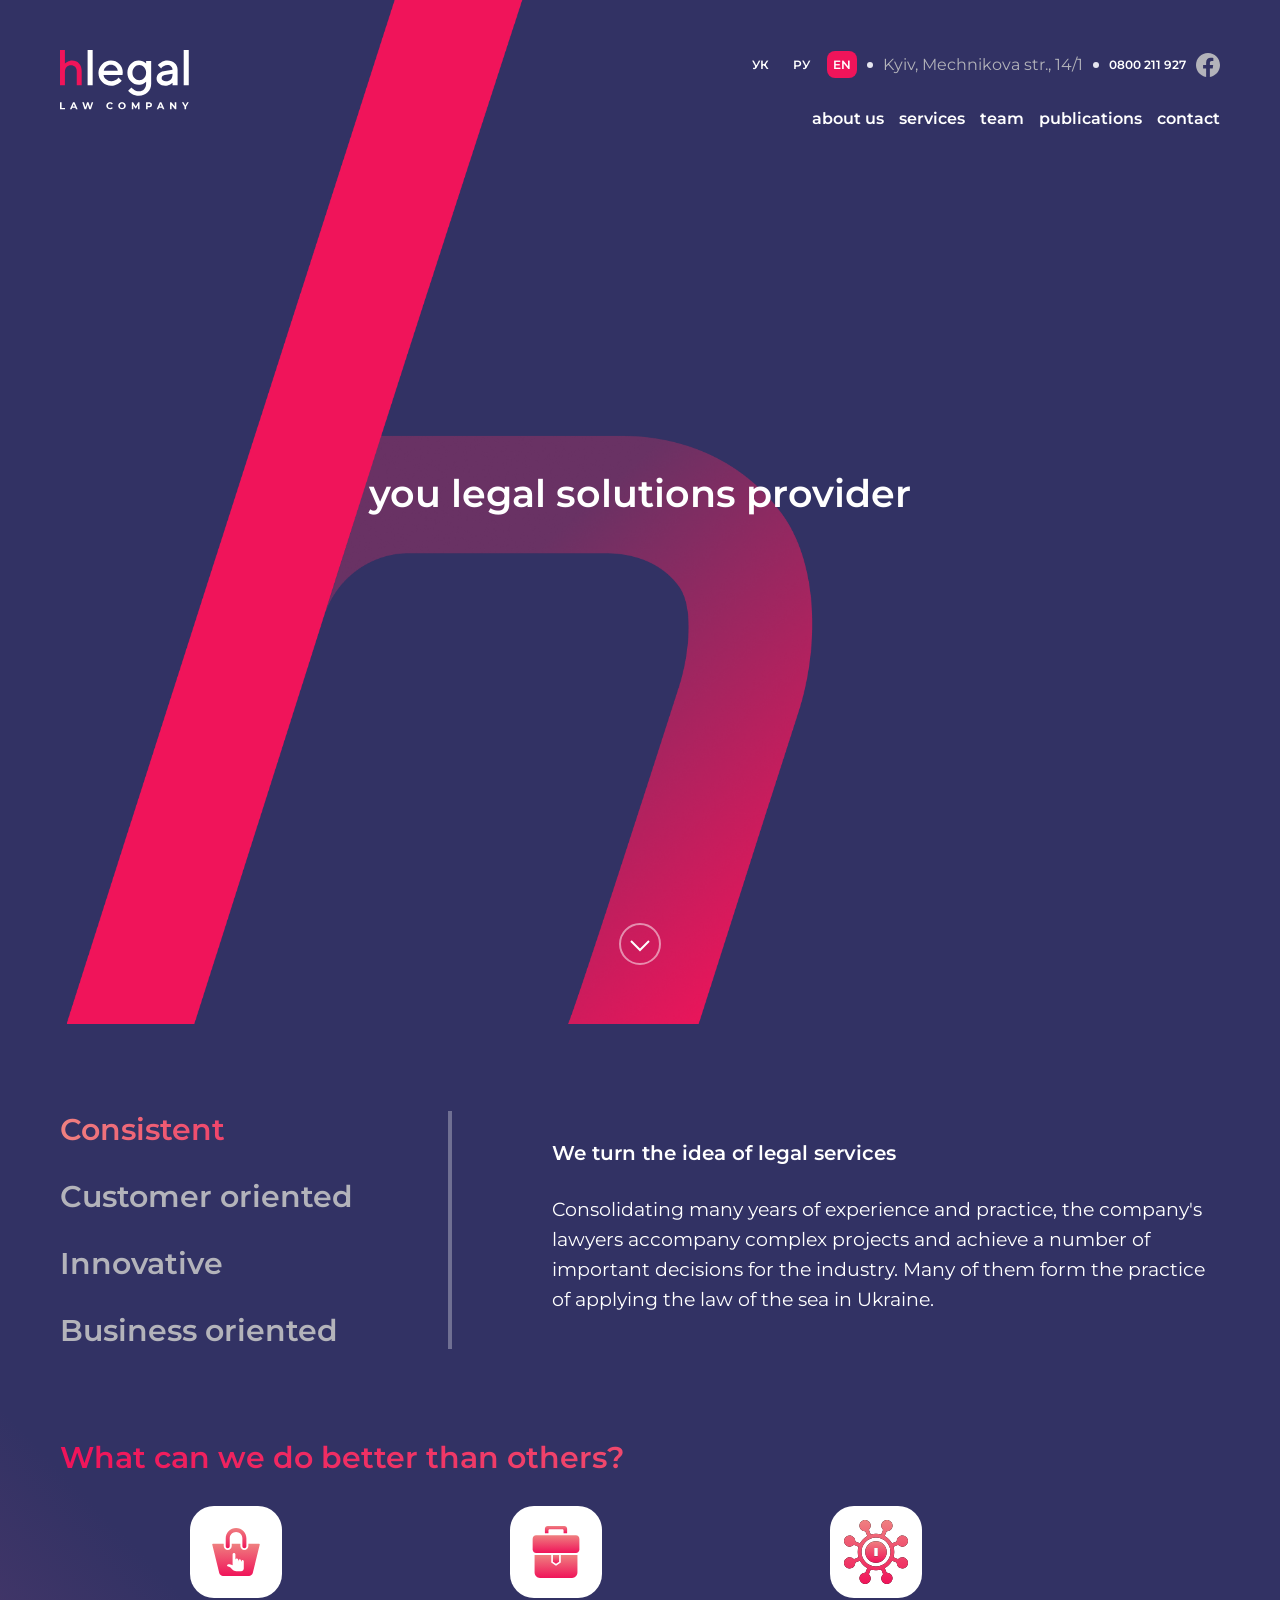
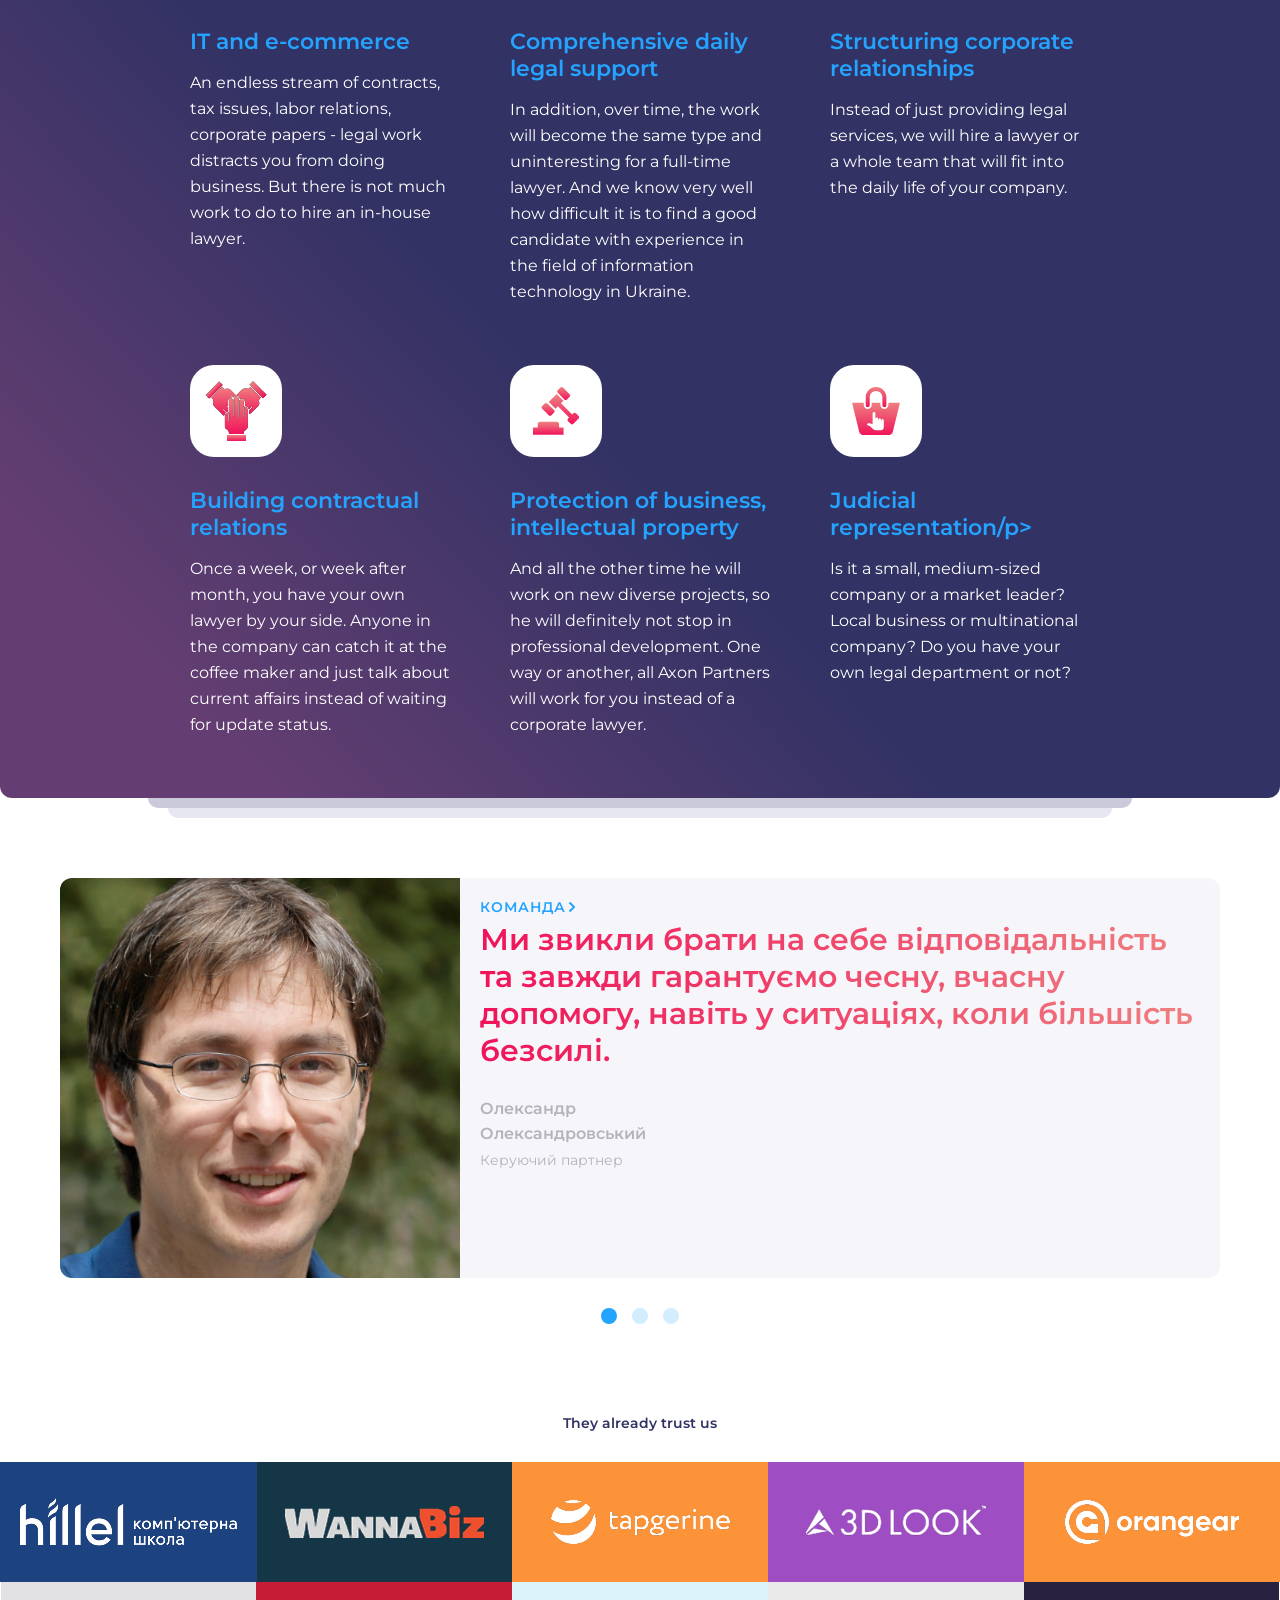
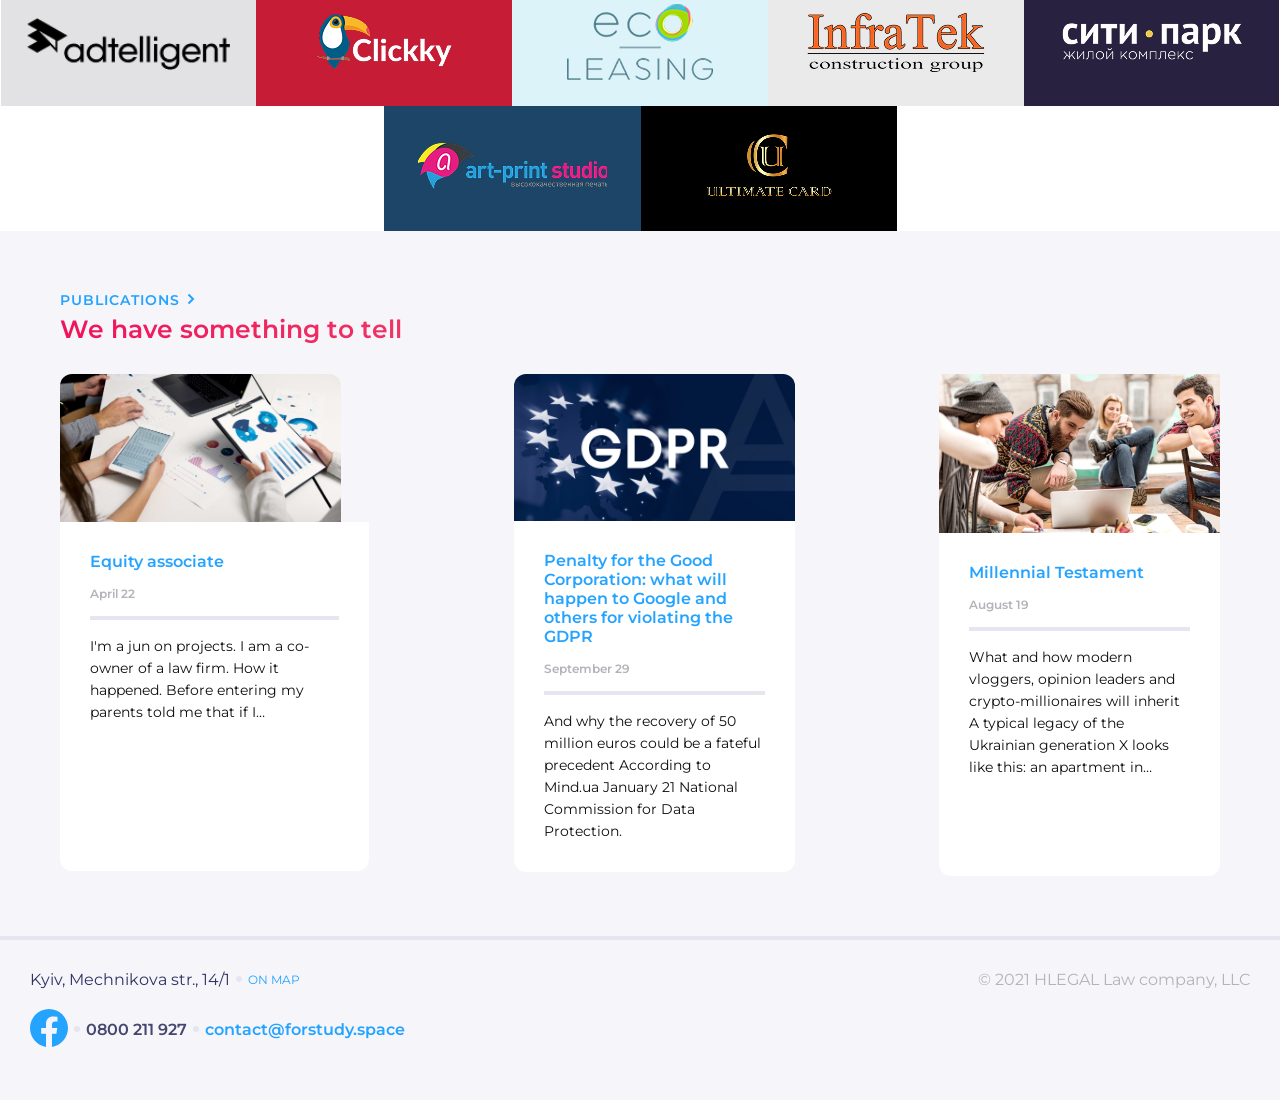
<file: index.html>
<!doctype html>
<html lang="en">
  <head>
    <meta charset="UTF-8" />
    <meta name="viewport" content="width=device-width, initial-scale=1.0" />
    <meta name="format-detection" content="telephone=no" />
    <link rel="stylesheet" href="./style/reset.css" />
    <link rel="stylesheet" href="./style/fonts.css" />
    <link rel="stylesheet" href="./style/index.css" />
    <title>Homepage</title>
  </head>
  <body>
    <div class="background-container">
      <header class="container">
        <div class="mobile-sml">
          <div class="contacts">
            <div>
              <button class="language__btn">УК</button>
              <button class="language__btn">РУ</button>
              <button class="language__btn language__btn--active">EN</button>
            </div>
            <img class="contacts__dot" src="./img/Dot separator.svg" />
            <p class="contacts__street">Kyiv, Mechnikova str., 14/1</p>
            <img class="contacts__dot" src="./img/Dot separator.svg" />
            <span class="number">0800 211 927</span>
            <img class="contacts__facobook-hover" src="./img/facewhite.svg" />
          </div>
          <div class="burger-menu_hlegal">
            <div class="hlegalsvg">
              <a href="./index.html"
                ><button class="a-logo">
                  <img class="logologo" src="./img/Logo.svg" /></button
              ></a>
            </div>
            <div class="burger-menu_hlegal__buttons">
              <a href="./about.html">
                <button class="burger-menu_hlegal__btn">about us</button>
              </a>
              <a href="./services.html"
                ><button class="burger-menu_hlegal__btn">services</button></a
              >
              <a href="./team.html"
                ><button class="burger-menu_hlegal__btn">team</button></a
              >
              <a href="./publications.html">
                <button class="burger-menu_hlegal__btn">publications</button></a
              >
              <a href="./contact.html"
                ><button class="burger-menu_hlegal__btn">contact</button></a
              >
            </div>
            <button class="menu" id="burger">
              <img src="./img/Hamburger.svg" class="hamburg" />
            </button>

            <nav class="mobile-menu" id="mobileMenu" aria-hidden="true">
              <div class="menu-card">
                <button class="menu-close" id="menuClose">×</button>

                <ul class="menu-links">
                  <li><a href="./about.html">about us</a></li>

                  <li>
                    <a href="./services.html">services</a>
                  </li>

                  <li><a href="./team.html">team</a></li>

                  <li>
                    <a href="./publications.html"> publications </a>
                  </li>

                  <li><a href="./contact.html">contact</a></li>
                </ul>
              </div>
            </nav>
          </div>
        </div>
        <div class="tablet-hd">
          <div class="hlegalsvg">
            <a href="./index.html" class="a-logo"
              ><button class="a-logo">
                <img class="logologo" src="./img/Logo.svg" /></button
            ></a>
          </div>
          <div>
            <div>
              <div class="tablet-hd__btn">
                <button class="language__btn">УК</button>
                <button class="language__btn">РУ</button>
                <button class="language__btn language__btn--active">EN</button>
                <img class="contacts__dot" src="./img/Dot separator.svg" />
                <p class="contacts__street">Kyiv, Mechnikova str., 14/1</p>
                <img class="contacts__dot" src="./img/Dot separator.svg" />
                <span class="number">0800 211 927</span>
                <img class="contacts__dot" src="./img/Facebook-Header.svg" />
              </div>
            </div>
            <div class="burger-menu_hlegal__buttons">
              <a href="./about.html">
                <button class="burger-menu_hlegal__btn">about us</button>
              </a>
              <a href="./services.html"
                ><button class="burger-menu_hlegal__btn">services</button></a
              >
              <a href="./team.html"
                ><button class="burger-menu_hlegal__btn">team</button></a
              >
              <a href="./publications.html">
                <button class="burger-menu_hlegal__btn">publications</button></a
              >
              <a href="./contact.html"
                ><button class="burger-menu_hlegal__btn">contact</button></a
              >
            </div>
          </div>
        </div>
      </header>
      <div class="position-content">
        <p class="position-content__text">you legal solutions provider</p>
        <button class="position-content__btn">
          <img src="./img/Scroll.svg" class="scrollhover" />
        </button>
      </div>
    </div>
    <section class="provaider">
      <ul class="provaider-ul">
        <li class="provaider-ul__active">Consistent</li>
        <li class="provaider-ul__list">Customer oriented</li>
        <li class="provaider-ul__list">Innovative</li>
        <li class="provaider-ul__list">Business oriented</li>
      </ul>
      <div class="provaider__flex">
        <p class="provaider-ul__h1">We turn the idea of legal services</p>
        <p class="provaider-ul__text">
          Consolidating many years of experience and practice, the company's
          lawyers accompany complex projects and achieve a number of important
          decisions for the industry. Many of them form the practice of applying
          the law of the sea in Ukraine.
        </p>
      </div>
    </section>
    <article class="servises-cards">
      <p class="servises-cards__header">What can we do better than others?</p>
      <div class="servises-cards__flex">
        <div class="servises-cards__all">
          <img src="./img/Ecommerce.svg" class="servises-cards__svg" />
          <p class="servises-cards__text-regular">IT and e-commerce</p>
          <p class="servises-cards__text-basic">
            An endless stream of contracts, tax issues, labor relations,
            corporate papers - legal work distracts you from doing business. But
            there is not much work to do to hire an in-house lawyer.
          </p>
        </div>
        <div class="servises-cards__all">
          <img src="./img/Support.svg" class="servises-cards__svg" />
          <p class="servises-cards__text-regular">
            Comprehensive daily legal support
          </p>
          <p class="servises-cards__text-basic">
            In addition, over time, the work will become the same type and
            uninteresting for a full-time lawyer. And we know very well how
            difficult it is to find a good candidate with experience in the
            field of information technology in Ukraine.
          </p>
        </div>
        <div class="servises-cards__all">
          <img src="./img/Coprorate.svg" class="servises-cards__svg" />
          <p class="servises-cards__text-regular">
            Structuring corporate relationships
          </p>
          <p class="servises-cards__text-basic">
            Instead of just providing legal services, we will hire a lawyer or a
            whole team that will fit into the daily life of your company.
          </p>
        </div>
        <div class="servises-cards__all">
          <img src="./img/Trust.svg" class="servises-cards__svg" />
          <p class="servises-cards__text-regular">
            Building contractual relations
          </p>
          <p class="servises-cards__text-basic">
            Once a week, or week after month, you have your own lawyer by your
            side. Anyone in the company can catch it at the coffee maker and
            just talk about current affairs instead of waiting for update
            status.
          </p>
        </div>
        <div class="servises-cards__all">
          <img src="./img/Court.svg" class="servises-cards__svg" />
          <p class="servises-cards__text-regular">
            Protection of business, intellectual property
          </p>
          <p class="servises-cards__text-basic">
            And all the other time he will work on new diverse projects, so he
            will definitely not stop in professional development. One way or
            another, all Axon Partners will work for you instead of a corporate
            lawyer.
          </p>
        </div>
        <div class="servises-cards__all">
          <img src="./img/Ecommerce.svg" class="servises-cards__svg" />
          <p class="servises-cards__text-regular">Judicial representation/p></p>
          <p class="servises-cards__text-basic">
            Is it a small, medium-sized company or a market leader? Local
            business or multinational company? Do you have your own legal
            department or not?
          </p>
        </div>
      </div>
    </article>
    <div class="border-radius">
      <div class="border-radius__dark"></div>
      <div class="border-radius__light"></div>
    </div>
    <article class="about-team">
      <div class="about-team__flex">
        <img src="./img/team2.png" class="about-team__image" />
        <div class="about-team__text">
          <p class="about-team__regular">
            команда <img src="./img/Arrow.svg" />
          </p>
          <p class="about-team__red-text">
            Ми звикли брати на себе відповідальність та завжди гарантуємо чесну,
            вчасну допомогу, навіть у ситуаціях, коли більшість безсилі.
          </p>
          <div class="firslastname">
            <span class="about-team__name">Олександр </span>
            <span class="about-team__name">Олександровський</span>
            <p class="about-team__role">Керуючий партнер</p>
          </div>
        </div>
      </div>
      <div class="ellipse">
        <svg
          xmlns="http://www.w3.org/2000/svg"
          width="16"
          height="16"
          viewBox="0 0 16 16"
          fill="none"
        >
          <circle cx="8" cy="8" r="8" fill="#24A3FF" />
        </svg>
        <svg
          xmlns="http://www.w3.org/2000/svg"
          width="16"
          height="16"
          viewBox="0 0 16 16"
          fill="none"
        >
          <circle opacity="0.2" cx="8" cy="8" r="8" fill="#24A3FF" />
        </svg>
        <svg
          xmlns="http://www.w3.org/2000/svg"
          width="16"
          height="16"
          viewBox="0 0 16 16"
          fill="none"
        >
          <circle opacity="0.2" cx="8" cy="8" r="8" fill="#24A3FF" />
        </svg>
      </div>
    </article>
    <div class="clients">
      <p class="clients__text">They already trust us</p>
      <div class="clients__logos">
        <div class="clients__padding1">
          <img src="./img/logo.png" class="clients__photo" />
        </div>
        <div class="clients__padding2">
          <img src="./img/logo2.png" class="clients__photo" />
        </div>
        <div class="clients__padding3">
          <img src="./img/logo4.png" class="clients__photo" />
        </div>
        <div class="clients__padding4">
          <img src="./img/logo12.png" class="clients__photo" />
        </div>
        <div class="clients__padding5">
          <img src="./img/logo13.png" class="clients__photo" />
        </div>
        <div class="clients__padding6">
          <img src="./img/logo11.png" class="clients__photo" />
        </div>
        <div class="clients__padding7">
          <img src="./img/logo7.png" class="clients__photo" />
        </div>
        <div class="clients__padding8">
          <img src="./img/logo8.png" class="clients__photo" />
        </div>
        <div class="clients__padding9">
          <img src="./img/logo5.png" class="clients__photo" />
        </div>
        <div class="clients__padding10">
          <img src="./img/logo6.png" class="clients__photo" />
        </div>
        <div class="clients__padding11">
          <img src="./img/logo9.png" class="clients__photo" />
        </div>
        <div class="clients__padding12">
          <img src="./img/logo10.png" class="clients__photo" />
        </div>
      </div>
    </div>
    <article class="publications">
      <div class="publications__text-header">
        <h3 class="publications__text-img">
          Publications <img src="./img/Arrow.svg" />
        </h3>
        <p class="publications__text-gradient">We have something to tell</p>
      </div>
      <div class="publications__card">
        <div class="publications__first">
          <img src="./img/publicatin1.png" class="publications__image" />
          <div class="publications__text1">
            <p class="publications__text">Equity associate</p>
            <p class="publications__date">April 22</p>
            <p class="publications__info">
              I'm a jun on projects. I am a co-owner of a law firm. How it
              happened. Before entering my parents told me that if I…
            </p>
          </div>
        </div>
        <div class="publications__first">
          <img src="./img/publicatin2.png" class="publications__image" />
          <div class="publications__text2">
            <p class="publications__text">
              Penalty for the Good Corporation: what will happen to Google and
              others for violating the GDPR
            </p>
            <p class="publications__date">September 29</p>
            <p class="publications__info">
              And why the recovery of 50 million euros could be a fateful
              precedent According to Mind.ua January 21 National Commission for
              Data Protection.
            </p>
          </div>
        </div>
        <div class="publications__first">
          <img src="./img/publicatin3.png" class="publications__image2" />
          <div class="publications__text3">
            <p class="publications__text">Millennial Testament</p>
            <p class="publications__date">August 19</p>
            <p class="publications__info">
              What and how modern vloggers, opinion leaders and
              crypto-millionaires will inherit A typical legacy of the Ukrainian
              generation X looks like this: an apartment in…
            </p>
          </div>
        </div>
      </div>
    </article>
    <footer class="information">
      <div>
        <div class="information__footer">
          <p class="information__street">Kyiv, Mechnikova str., 14/1</p>
          <img src="./img/Dot separator.svg" class="img-dot" />
          <p class="information__map">On map</p>
        </div>
        <div class="information__footer">
          <button class="information__facebook">
            <svg
              xmlns="http://www.w3.org/2000/svg"
              width="38"
              height="38"
              viewBox="0 0 38 38"
              fill="none"
            >
              <g clip-path="url(#clip0_189579_3277)">
                <path
                  d="M38 19.1161C38 8.55857 29.4934 0 19 0C8.50658 0 0 8.55857 0 19.1161C0 28.6575 6.94803 36.5659 16.0312 38V24.6419H11.207V19.1161H16.0312V14.9046C16.0312 10.1136 18.8678 7.46723 23.2078 7.46723C25.2866 7.46723 27.4609 7.84059 27.4609 7.84059V12.545H25.0651C22.7048 12.545 21.9688 14.0185 21.9688 15.5302V19.1161H27.2383L26.3959 24.6419H21.9688V38C31.052 36.5659 38 28.6575 38 19.1161Z"
                  fill="#24A3FF"
                />
              </g>
              <defs>
                <clipPath id="clip0_189579_3277">
                  <rect width="38" height="38" fill="white" />
                </clipPath>
              </defs>
            </svg>
          </button>
          <img src="./img/Dot separator.svg" class="img-dot" />
          <p class="information__phone">0800 211 927</p>
          <img src="./img/Dot separator.svg" class="img-dot" />
          <p class="information__email">contact@forstudy.space</p>
        </div>
      </div>
      <p class="information__hlegal">© 2021 HLEGAL Law company, LLC</p>
    </footer>
    <script src="./script.js"></script>
  </body>
</html>
</file>
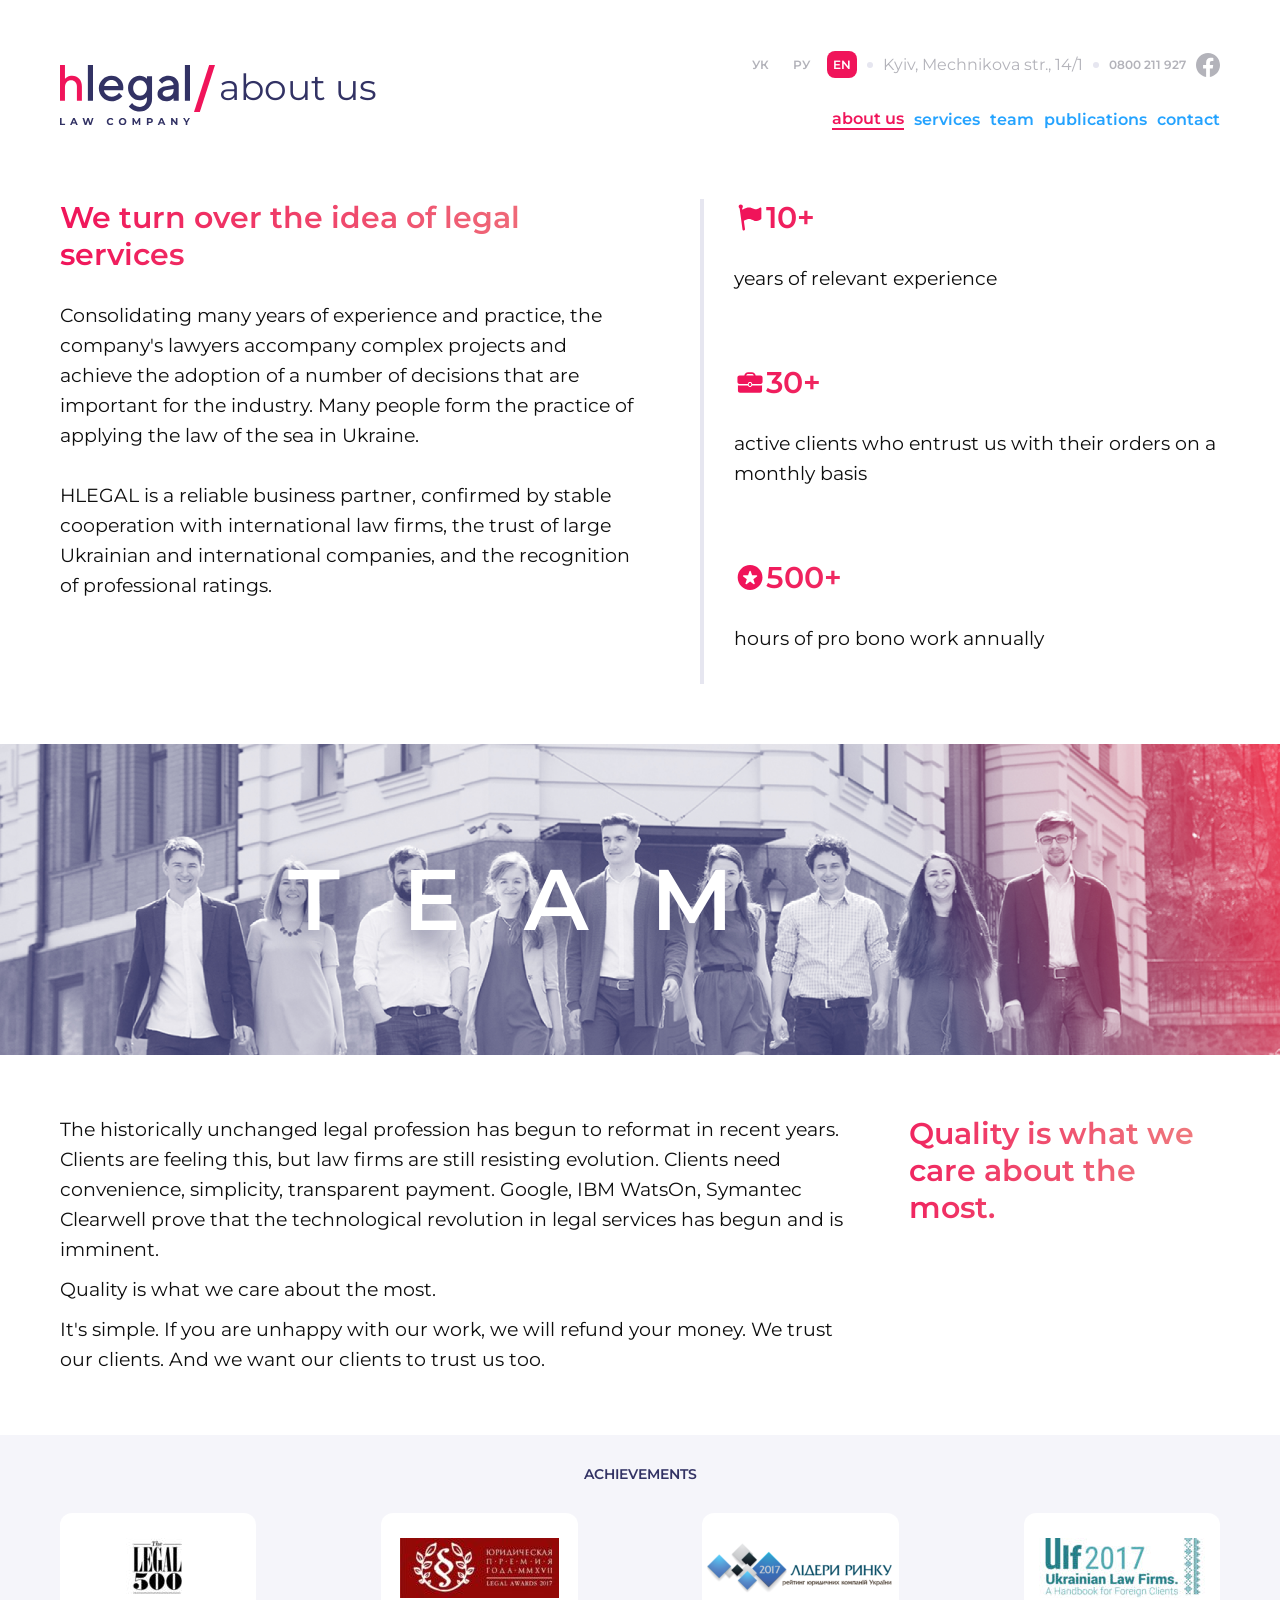
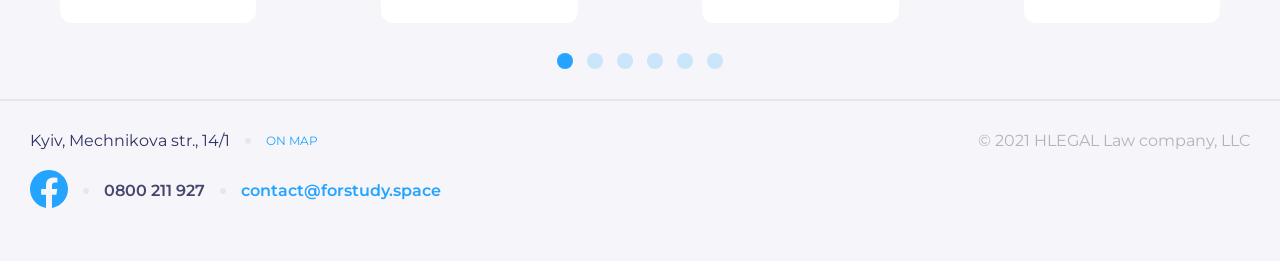
<file: about.html>
<!doctype html>
<html lang="en">
  <head>
    <meta charset="UTF-8" />
    <meta name="viewport" content="width=device-width, initial-scale=1.0" />
    <meta name="format-detection" content="telephone=no" />
    <link rel="stylesheet" href="./style/reset.css" />
    <link rel="stylesheet" href="./style/fonts.css" />
    <link rel="stylesheet" href="./style/style.css" />
    <title>About</title>
  </head>
  <body>
    <div class="container">
      <div class="mobile-sml">
        <div class="contacts">
          <div>
            <button class="language__btn">УК</button>
            <button class="language__btn">РУ</button>
            <button class="language__btn language__btn--active">EN</button>
          </div>
          <img class="contacts__dot" src="./img/Dot separator.svg" />
          <p class="contacts__street">Kyiv, Mechnikova str., 14/1</p>
          <img class="contacts__dot" src="./img/Dot separator.svg" />
          <span class="number">0800 211 927</span>
          <img class="contacts__dot" src="./img/Facebook-Header.svg" />
        </div>
        <div class="burger-menu_hlegal">
          <div class="hlegalsvg">
            <a href="./index.html" class="a-logo"
              ><button class="a-logo">
                <img class="logologo" src="./img/logologo.svg" /></button
            ></a>
            <img class="slash" src="./img/Slash.svg" />
            <span class="text-about">about us</span>
          </div>
          <div class="burger-menu_hlegal__buttons">
            <a href="./about.html">
              <button class="burger-menu_hlegal__active">about us</button>
            </a>
            <a href="./services.html"
              ><button class="burger-menu_hlegal__btn">services</button></a
            >
            <a href="./team.html"
              ><button class="burger-menu_hlegal__btn">team</button></a
            >
            <a href="./publications.html">
              <button class="burger-menu_hlegal__btn">publications</button></a
            >
            <a href="./contact.html"
              ><button class="burger-menu_hlegal__btn">contact</button></a
            >
          </div>
          <button class="menu" id="burger">
            <img src="./img/hamburg.svg" class="hamburg" />
          </button>

          <nav class="mobile-menu" id="mobileMenu" aria-hidden="true">
            <div class="menu-card">
              <button class="menu-close" id="menuClose">×</button>

              <ul class="menu-links">
                <li>
                  <a href="./about.html" class="active">about us</a>
                </li>

                <li>
                  <a href="./services.html">services</a>
                </li>

                <li><a href="./team.html">team</a></li>

                <li>
                  <a href="./publications.html"> publications </a>
                </li>

                <li><a href="./contact.html">contact</a></li>
              </ul>
            </div>
          </nav>
        </div>
      </div>
      <div class="tablet-hd">
        <div class="hlegalsvg">
          <a href="./index.html" class="a-logo"
            ><button class="a-logo">
              <img class="logologo" src="./img/logologo.svg" /></button
          ></a>
          <img class="slash" src="./img/Slash.svg" />
          <span class="text-about">about us</span>
        </div>
        <div>
          <div>
            <div class="tablet-hd__btn">
              <button class="language__btn">УК</button>
              <button class="language__btn">РУ</button>
              <button class="language__btn language__btn--active">EN</button>
              <img class="contacts__dot" src="./img/Dot separator.svg" />
              <p class="contacts__street">Kyiv, Mechnikova str., 14/1</p>
              <img class="contacts__dot" src="./img/Dot separator.svg" />
              <span class="number">0800 211 927</span>
              <img class="contacts__dot" src="./img/Facebook-Header.svg" />
            </div>
          </div>
          <div class="burger-menu_hlegal__buttons">
            <a href="./about.html">
              <button class="burger-menu_hlegal__active">about us</button>
            </a>
            <a href="./services.html"
              ><button class="burger-menu_hlegal__btn">services</button></a
            >
            <a href="./team.html"
              ><button class="burger-menu_hlegal__btn">team</button></a
            >
            <a href="./publications.html">
              <button class="burger-menu_hlegal__btn">publications</button></a
            >
            <a href="./contact.html"
              ><button class="burger-menu_hlegal__btn">contact</button></a
            >
          </div>
        </div>
      </div>
      <div class="intro">
        <div class="about-services">
          <p class="intro__gradient">We turn over the idea of legal services</p>
          <p class="intro__info">
            Consolidating many years of experience and practice, the company's
            lawyers accompany complex projects and achieve the adoption of a
            number of decisions that are important for the industry. Many people
            form the practice of applying the law of the sea in Ukraine.
          </p>
          <p class="intro__info">
            HLEGAL is a reliable business partner, confirmed by stable
            cooperation with international law firms, the trust of large
            Ukrainian and international companies, and the recognition of
            professional ratings.
          </p>
        </div>
        <div class="intro__years">
          <div class="intro__svg">
            <div>
              <p class="intro__gradient">
                <img src="./img/Experience.svg" />10+
              </p>
              <p class="intro__info">years of relevant experience</p>
            </div>
            <div>
              <p class="intro__gradient"><img src="./img/Clients.svg" />30+</p>
              <p class="intro__info">
                active clients who entrust us with their orders on a monthly
                basis
              </p>
            </div>
            <div>
              <p class="intro__gradient"><img src="./img/Probono.svg" />500+</p>
              <p class="intro__info">hours of pro bono work annually</p>
            </div>
          </div>
        </div>
      </div>
      <div class="photo-teams">
        <p class="photo-teams__backgraund">Team</p>
      </div>
      <div class="more">
        <div class="all-text-info">
          <p class="more__info">
            The historically unchanged legal profession has begun to reformat in
            recent years. Clients are feeling this, but law firms are still
            resisting evolution. Clients need convenience, simplicity,
            transparent payment. Google, IBM WatsOn, Symantec Clearwell prove
            that the technological revolution in legal services has begun and is
            imminent.
          </p>
          <p class="more__info">Quality is what we care about the most.</p>
          <p class="more__info">
            It's simple. If you are unhappy with our work, we will refund your
            money. We trust our clients. And we want our clients to trust us
            too.
          </p>
        </div>
        <p class="more__info__gradient">
          Quality is what we care about the most.
        </p>
      </div>
      <div class="achievements">
        <p class="achievements__text">achievements</p>
        <div class="achievements__cards">
          <div class="achievements__image">
            <img src="./img/assets : logo 1.png" class="achievements__logo" />
          </div>
          <div class="achievements__none">
            <img src="./img/assets : logo 2.png" class="achievements__logo2" />
          </div>
          <div class="achievements__none">
            <img src="./img/assets : logo 3.png" class="achievements__logo3" />
          </div>
          <div class="achievements__none">
            <img src="./img/assets : logo 4.png" class="achievements__logo4" />
          </div>
        </div>
        <div class="achievements__circle">
          <svg
            xmlns="http://www.w3.org/2000/svg"
            width="16"
            height="16"
            viewBox="0 0 16 16"
            fill="none"
          >
            <circle cx="8" cy="8" r="8" fill="#24A3FF" />
          </svg>
          <svg
            xmlns="http://www.w3.org/2000/svg"
            width="16"
            height="16"
            viewBox="0 0 16 16"
            fill="none"
          >
            <circle opacity="0.2" cx="8" cy="8" r="8" fill="#24A3FF" />
          </svg>
          <svg
            xmlns="http://www.w3.org/2000/svg"
            width="16"
            height="16"
            viewBox="0 0 16 16"
            fill="none"
          >
            <circle opacity="0.2" cx="8" cy="8" r="8" fill="#24A3FF" />
          </svg>
          <svg
            xmlns="http://www.w3.org/2000/svg"
            width="16"
            height="16"
            viewBox="0 0 16 16"
            fill="none"
          >
            <circle opacity="0.2" cx="8" cy="8" r="8" fill="#24A3FF" />
          </svg>
          <svg
            xmlns="http://www.w3.org/2000/svg"
            width="16"
            height="16"
            viewBox="0 0 16 16"
            fill="none"
          >
            <circle opacity="0.2" cx="8" cy="8" r="8" fill="#24A3FF" />
          </svg>
          <svg
            xmlns="http://www.w3.org/2000/svg"
            width="16"
            height="16"
            viewBox="0 0 16 16"
            fill="none"
          >
            <circle opacity="0.2" cx="8" cy="8" r="8" fill="#24A3FF" />
          </svg>
        </div>
      </div>
      <footer class="information">
        <div>
          <div class="information__footer">
            <p class="information__street">Kyiv, Mechnikova str., 14/1</p>
            <img src="./img/Dot separator.svg" class="img-dot" />
            <p class="information__map">On map</p>
          </div>
          <div class="information__footer">
            <button class="information__facebook">
              <svg
                xmlns="http://www.w3.org/2000/svg"
                width="38"
                height="38"
                viewBox="0 0 38 38"
                fill="none"
              >
                <g clip-path="url(#clip0_189579_3277)">
                  <path
                    d="M38 19.1161C38 8.55857 29.4934 0 19 0C8.50658 0 0 8.55857 0 19.1161C0 28.6575 6.94803 36.5659 16.0312 38V24.6419H11.207V19.1161H16.0312V14.9046C16.0312 10.1136 18.8678 7.46723 23.2078 7.46723C25.2866 7.46723 27.4609 7.84059 27.4609 7.84059V12.545H25.0651C22.7048 12.545 21.9688 14.0185 21.9688 15.5302V19.1161H27.2383L26.3959 24.6419H21.9688V38C31.052 36.5659 38 28.6575 38 19.1161Z"
                    fill="#24A3FF"
                  />
                </g>
                <defs>
                  <clipPath id="clip0_189579_3277">
                    <rect width="38" height="38" fill="white" />
                  </clipPath>
                </defs>
              </svg>
            </button>
            <img src="./img/Dot separator.svg" class="img-dot" />
            <p class="information__phone">0800 211 927</p>
            <img src="./img/Dot separator.svg" class="img-dot" />
            <p class="information__email">contact@forstudy.space</p>
          </div>
        </div>
        <p class="information__hlegal">© 2021 HLEGAL Law company, LLC</p>
      </footer>
    </div>
    <script src="./script.js"></script>
  </body>
</html>
</file>
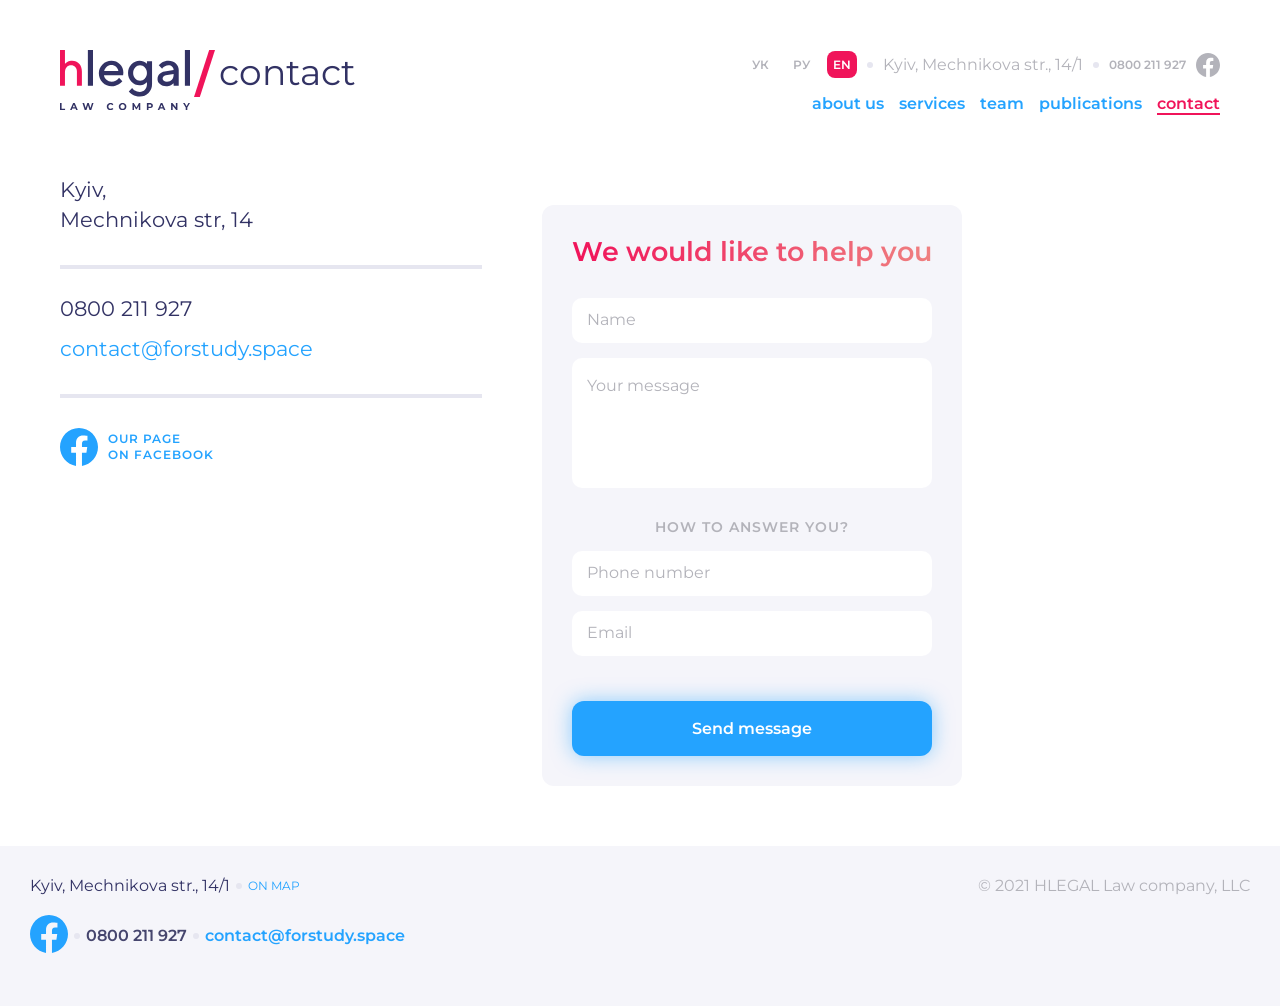
<file: contact.html>
<!doctype html>
<html lang="en">
  <head>
    <meta charset="UTF-8" />
    <meta name="viewport" content="width=device-width, initial-scale=1.0" />
    <meta name="format-detection" content="telephone=no" />
    <link rel="stylesheet" href="./style/reset.css" />
    <link rel="stylesheet" href="./style/fonts.css" />
    <link rel="stylesheet" href="./style/contact.css" />
    <title>Contact</title>
  </head>
  <body>
    <div class="container">
      <div class="mobile-sml">
        <div class="contacts">
          <div>
            <button class="language__btn">УК</button>
            <button class="language__btn">РУ</button>
            <button class="language__btn language__btn--active">EN</button>
          </div>
          <img class="contacts__dot" src="./img/Dot separator.svg" />
          <p class="contacts__street">Kyiv, Mechnikova str., 14/1</p>
          <img class="contacts__dot" src="./img/Dot separator.svg" />
          <span class="number">0800 211 927</span>
          <img class="contacts__dot" src="./img/Facebook-Header.svg" />
        </div>
        <div class="burger-menu_hlegal">
          <div class="hlegalsvg">
            <a href="./index.html" class="a-logo"
              ><button class="a-logo">
                <img class="logologo" src="./img/logologo.svg" /></button
            ></a>
            <img class="slash" src="./img/Slash.svg" />
            <span class="text-contact">contact</span>
          </div>
          <div class="burger-menu_hlegal__buttons">
            <a href="./about.html">
              <button class="burger-menu_hlegal__btn">about us</button>
            </a>
            <a href="./services.html"
              ><button class="burger-menu_hlegal__btn">services</button></a
            >
            <a href="./team.html"
              ><button class="burger-menu_hlegal__btn">team</button></a
            >
            <a href="./publications.html">
              <button class="burger-menu_hlegal__btn">publications</button></a
            >
            <a href="./contact.html"
              ><button class="burger-menu_hlegal__active">contact</button></a
            >
          </div>
          <button class="menu" id="burger">
            <img src="./img/hamburg.svg" class="hamburg" />
          </button>

          <nav class="mobile-menu" id="mobileMenu" aria-hidden="true">
            <div class="menu-card">
              <button class="menu-close" id="menuClose">×</button>

              <ul class="menu-links">
                <li><a href="./about.html">about us</a></li>

                <li>
                  <a href="./services.html">services</a>
                </li>

                <li><a href="./team.html">team</a></li>

                <li>
                  <a href="./publications.html"> publications </a>
                </li>

                <li>
                  <a href="./contact.html" class="active">contact</a>
                </li>
              </ul>
            </div>
          </nav>
        </div>
      </div>
      <div class="tablet-hd">
        <div class="hlegalsvg">
          <a href="./index.html" class="a-logo"
            ><button class="a-logo">
              <img class="logologo" src="./img/logologo.svg" /></button
          ></a>
          <img class="slash" src="./img/Slash.svg" />
          <span class="text-contact">contact</span>
        </div>
        <div>
          <div>
            <div class="tablet-hd__btn">
              <button class="language__btn">УК</button>
              <button class="language__btn">РУ</button>
              <button class="language__btn language__btn--active">EN</button>
              <img class="contacts__dot" src="./img/Dot separator.svg" />
              <p class="contacts__street">Kyiv, Mechnikova str., 14/1</p>
              <img class="contacts__dot" src="./img/Dot separator.svg" />
              <span class="number">0800 211 927</span>
              <img class="contacts__dot" src="./img/Facebook-Header.svg" />
            </div>
          </div>
          <div class="burger-menu_hlegal__buttons">
            <a href="./about.html">
              <button class="burger-menu_hlegal__btn">about us</button>
            </a>
            <a href="./services.html"
              ><button class="burger-menu_hlegal__btn">services</button></a
            >
            <a href="./team.html"
              ><button class="burger-menu_hlegal__btn">team</button></a
            >
            <a href="./publications.html">
              <button class="burger-menu_hlegal__btn">publications</button></a
            >
            <a href="./contact.html"
              ><button class="burger-menu_hlegal__active">contact</button></a
            >
          </div>
        </div>
      </div>
      <section class="contact-us">
        <div class="contact-us__basic-info">
          <div class="street-only">
            <span class="contact-us__only"> Kyiv,</span>
            <span class="contact-us__street"> Mechnikova str, 14</span>
          </div>
          <p class="contact-us__phone">0800 211 927</p>
          <p class="contact-us__email">contact@forstudy.space</p>
          <button class="contact-us__facebook">
            <svg
              xmlns="http://www.w3.org/2000/svg"
              width="38"
              height="38"
              viewBox="0 0 38 38"
              fill="none"
            >
              <g clip-path="url(#clip0_22724_6982)">
                <path
                  d="M38 19.1161C38 8.55857 29.4934 0 19 0C8.50658 0 0 8.55857 0 19.1161C0 28.6575 6.94803 36.5659 16.0312 38V24.6419H11.207V19.1161H16.0312V14.9046C16.0312 10.1136 18.8678 7.46723 23.2078 7.46723C25.2866 7.46723 27.4609 7.84059 27.4609 7.84059V12.545H25.0651C22.7048 12.545 21.9688 14.0185 21.9688 15.5302V19.1161H27.2383L26.3959 24.6419H21.9688V38C31.052 36.5659 38 28.6575 38 19.1161Z"
                  fill="#24A3FF"
                />
              </g>
              <defs>
                <clipPath id="clip0_22724_6982">
                  <rect width="38" height="38" fill="white" />
                </clipPath>
              </defs>
            </svg>
            Our page <br />
            on facebook
          </button>
        </div>
        <div class="support">
          <p class="support__text">We would like to help you</p>
          <input type="text" placeholder="Name" class="support__name" />
          <textarea
            placeholder="Your message"
            class="support__message"
          ></textarea>
          <p class="support__answer">How to answer you?</p>
          <input
            type="tel"
            id="number"
            placeholder="Phone number"
            class="support__name"
          />
          <input
            type="email"
            id="email"
            placeholder="Email"
            class="support__name"
          />
          <button class="support__btn">Send message</button>
        </div>
      </section>
      <footer class="information">
        <div>
          <div class="information__footer">
            <p class="information__street">Kyiv, Mechnikova str., 14/1</p>
            <img src="./img/Dot separator.svg" class="img-dot" />
            <p class="information__map">On map</p>
          </div>
          <div class="information__footer">
            <button class="information__facebook">
              <svg
                xmlns="http://www.w3.org/2000/svg"
                width="38"
                height="38"
                viewBox="0 0 38 38"
                fill="none"
              >
                <g clip-path="url(#clip0_189579_3277)">
                  <path
                    d="M38 19.1161C38 8.55857 29.4934 0 19 0C8.50658 0 0 8.55857 0 19.1161C0 28.6575 6.94803 36.5659 16.0312 38V24.6419H11.207V19.1161H16.0312V14.9046C16.0312 10.1136 18.8678 7.46723 23.2078 7.46723C25.2866 7.46723 27.4609 7.84059 27.4609 7.84059V12.545H25.0651C22.7048 12.545 21.9688 14.0185 21.9688 15.5302V19.1161H27.2383L26.3959 24.6419H21.9688V38C31.052 36.5659 38 28.6575 38 19.1161Z"
                    fill="#24A3FF"
                  />
                </g>
                <defs>
                  <clipPath id="clip0_189579_3277">
                    <rect width="38" height="38" fill="white" />
                  </clipPath>
                </defs>
              </svg>
            </button>
            <img src="./img/Dot separator.svg" class="img-dot" />
            <p class="information__phone">0800 211 927</p>
            <img src="./img/Dot separator.svg" class="img-dot" />
            <p class="information__email">contact@forstudy.space</p>
          </div>
        </div>
        <p class="information__hlegal">© 2021 HLEGAL Law company, LLC</p>
      </footer>
    </div>
    <script src="./script.js"></script>
  </body>
</html>
</file>
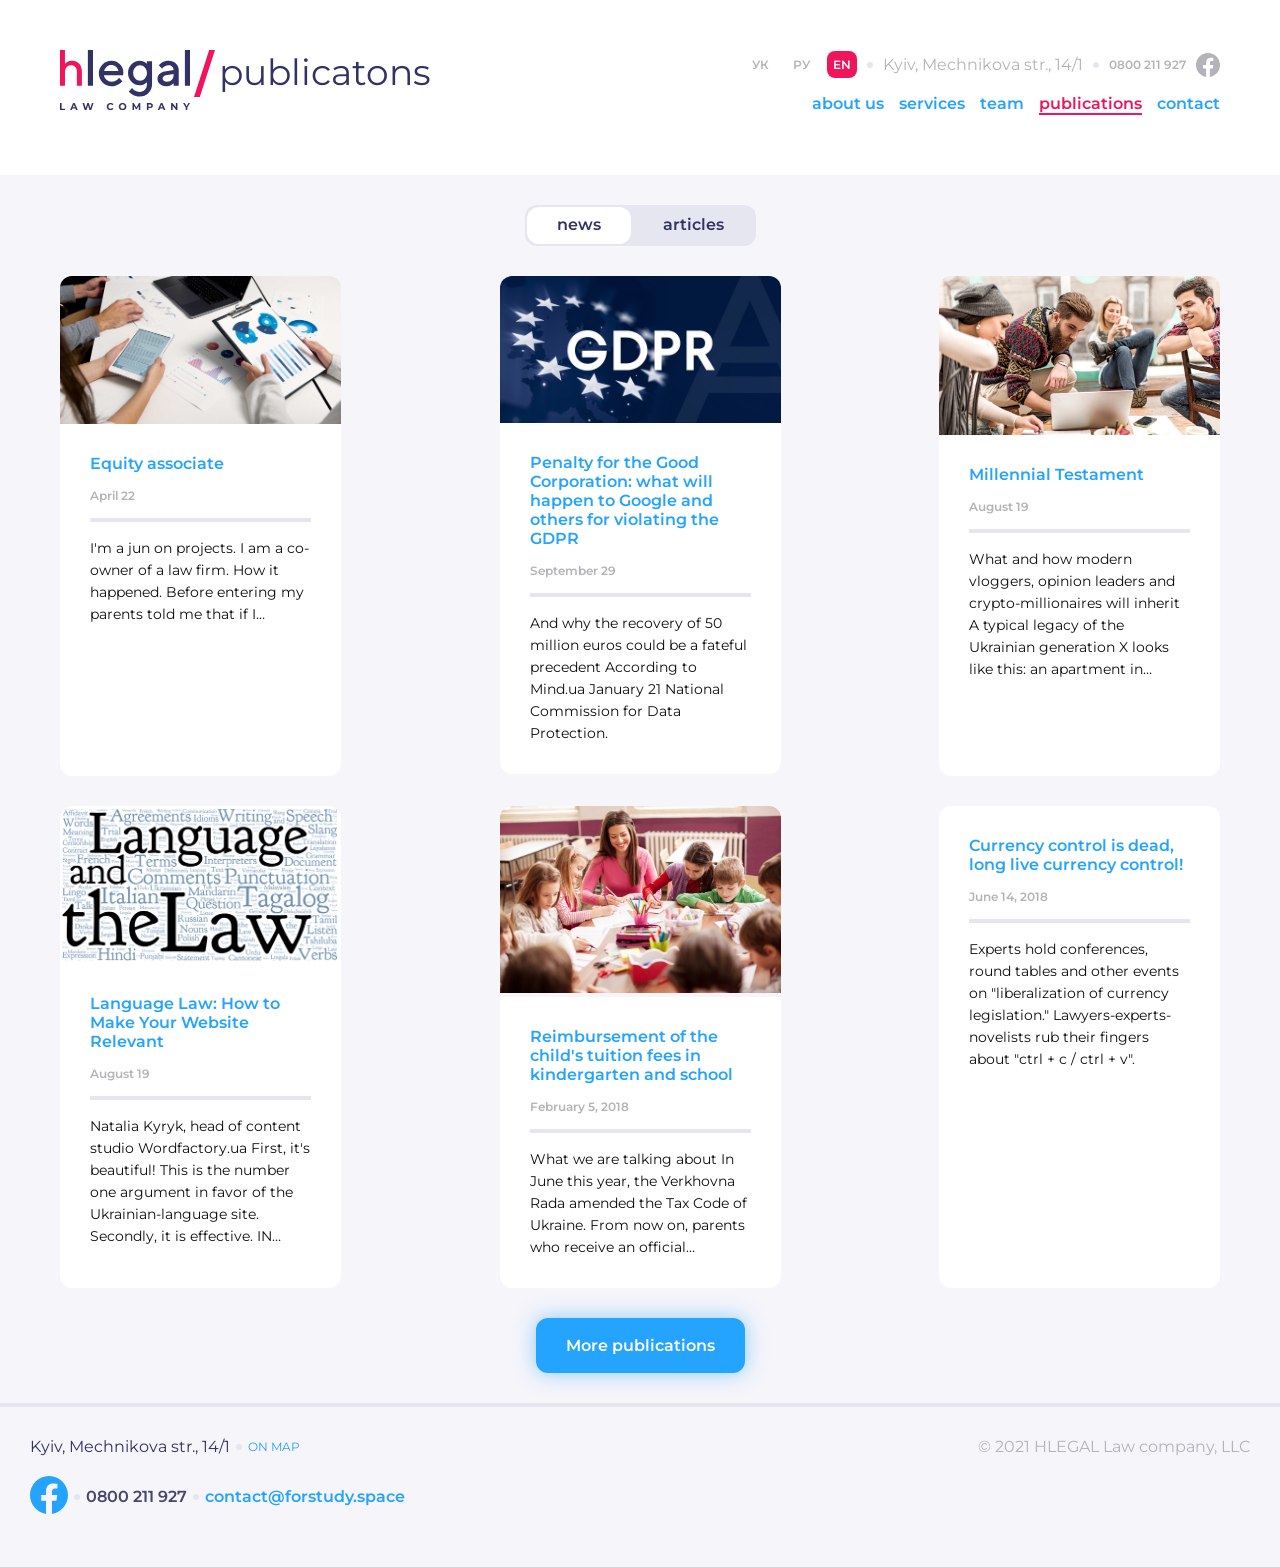
<file: publications.html>
<!doctype html>
<html lang="en">
  <head>
    <meta charset="UTF-8" />
    <meta name="viewport" content="width=device-width, initial-scale=1.0" />
    <meta name="format-detection" content="telephone=no" />
    <link rel="stylesheet" href="./style/reset.css" />
    <link rel="stylesheet" href="./style/fonts.css" />
    <link rel="stylesheet" href="./style/publications.css" />
    <title>Publications</title>
  </head>
  <body>
    <header class="container">
      <div class="mobile-sml">
        <div class="contacts">
          <div>
            <button class="language__btn">УК</button>
            <button class="language__btn">РУ</button>
            <button class="language__btn language__btn--active">EN</button>
          </div>
          <img class="contacts__dot" src="./img/Dot separator.svg" />
          <p class="contacts__street">Kyiv, Mechnikova str., 14/1</p>
          <img class="contacts__dot" src="./img/Dot separator.svg" />
          <span class="number">0800 211 927</span>
          <img class="contacts__dot" src="./img/Facebook-Header.svg" />
        </div>
        <div class="burger-menu_hlegal">
          <div class="hlegalsvg">
            <a href="./index.html" class="a-logo"
              ><button class="a-logo">
                <img class="logologo" src="./img/logologo.svg" /></button
            ></a>
            <img class="slash" src="./img/Slash.svg" />
            <span class="text-publications">publications</span>
          </div>
          <div class="burger-menu_hlegal__buttons">
            <a href="./about.html">
              <button class="burger-menu_hlegal__btn">about us</button>
            </a>
            <a href="./services.html"
              ><button class="burger-menu_hlegal__btn">services</button></a
            >
            <a href="./team.html"
              ><button class="burger-menu_hlegal__btn">team</button></a
            >
            <a href="./publications.html">
              <button class="burger-menu_hlegal__active">
                publications
              </button></a
            >
            <a href="./contact.html"
              ><button class="burger-menu_hlegal__btn">contact</button></a
            >
          </div>
          <button class="menu" id="burger">
            <img src="./img/hamburg.svg" class="hamburg" />
          </button>

          <nav class="mobile-menu" id="mobileMenu" aria-hidden="true">
            <div class="menu-card">
              <button class="menu-close" id="menuClose">×</button>

              <ul class="menu-links">
                <li><a href="./about.html">about us</a></li>

                <li>
                  <a href="./services.html">services</a>
                </li>

                <li><a href="./team.html">team</a></li>

                <li>
                  <a href="./publications.html" class="active">
                    publications
                  </a>
                </li>

                <li><a href="./contact.html">contact</a></li>
              </ul>
            </div>
          </nav>
        </div>
      </div>
      <div class="tablet-hd">
        <div class="hlegalsvg">
          <a href="./index.html" class="a-logo"
            ><button class="a-logo">
              <img class="logologo" src="./img/logologo.svg" /></button
          ></a>
          <img class="slash" src="./img/Slash.svg" />
          <span class="text-publications">publicatons</span>
        </div>
        <div>
          <div>
            <div class="tablet-hd__btn">
              <button class="language__btn">УК</button>
              <button class="language__btn">РУ</button>
              <button class="language__btn language__btn--active">EN</button>
              <img class="contacts__dot" src="./img/Dot separator.svg" />
              <p class="contacts__street">Kyiv, Mechnikova str., 14/1</p>
              <img class="contacts__dot" src="./img/Dot separator.svg" />
              <span class="number">0800 211 927</span>
              <img class="contacts__dot" src="./img/Facebook-Header.svg" />
            </div>
          </div>
          <div class="burger-menu_hlegal__buttons">
            <a href="./about.html">
              <button class="burger-menu_hlegal__btn">about us</button>
            </a>
            <a href="./services.html"
              ><button class="burger-menu_hlegal__btn">services</button></a
            >
            <a href="./team.html"
              ><button class="burger-menu_hlegal__btn">team</button></a
            >
            <a href="./publications.html">
              <button class="burger-menu_hlegal__active">
                publications
              </button></a
            >
            <a href="./contact.html"
              ><button class="burger-menu_hlegal__btn">contact</button></a
            >
          </div>
        </div>
      </div>
    </header>
    <article class="publications">
      <div class="swap">
        <div class="swap__box">
          <button class="swap__active">news</button>
          <button class="swap__btn">articles</button>
        </div>
      </div>
      <div class="publications__card">
        <div class="publications__first">
          <img src="./img/publicatin1.png" class="publications__image" />
          <div class="publications__text1">
            <p class="publications__text">Equity associate</p>
            <p class="publications__date">April 22</p>
            <p class="publications__info">
              I'm a jun on projects. I am a co-owner of a law firm. How it
              happened. Before entering my parents told me that if I…
            </p>
          </div>
        </div>
        <div class="publications__first">
          <img src="./img/publicatin2.png" class="publications__image" />
          <div class="publications__text2">
            <p class="publications__text">
              Penalty for the Good Corporation: what will happen to Google and
              others for violating the GDPR
            </p>
            <p class="publications__date">September 29</p>
            <p class="publications__info">
              And why the recovery of 50 million euros could be a fateful
              precedent According to Mind.ua January 21 National Commission for
              Data Protection.
            </p>
          </div>
        </div>
        <div class="publications__first">
          <img src="./img/publicatin3.png" class="publications__image" />
          <div class="publications__text3">
            <p class="publications__text">Millennial Testament</p>
            <p class="publications__date">August 19</p>
            <p class="publications__info">
              What and how modern vloggers, opinion leaders and
              crypto-millionaires will inherit A typical legacy of the Ukrainian
              generation X looks like this: an apartment in…
            </p>
          </div>
        </div>
        <div class="publications__first">
          <img src="./img/publicatin4.png" class="publications__image" />
          <div class="publications__text4">
            <p class="publications__text">
              Language Law: How to Make Your Website Relevant
            </p>
            <p class="publications__date">August 19</p>
            <p class="publications__info">
              Natalia Kyryk, head of content studio Wordfactory.ua First, it's
              beautiful! This is the number one argument in favor of the
              Ukrainian-language site. Secondly, it is effective. IN…
            </p>
          </div>
        </div>
        <div class="publicatin__first">
          <img src="./img/publicatin5.png" class="publications__image" />
          <div class="publications__text5">
            <p class="publications__text">
              Reimbursement of the child's tuition fees in kindergarten and
              school
            </p>
            <p class="publications__date">February 5, 2018</p>
            <p class="publications__info">
              What we are talking about In June this year, the Verkhovna Rada
              amended the Tax Code of Ukraine. From now on, parents who receive
              an official…
            </p>
          </div>
        </div>
        <div class="publications__last-card">
          <p class="publications__text">
            Currency control is dead, long live currency control!
          </p>
          <p class="publications__date">June 14, 2018</p>
          <p class="publications__info">
            Experts hold conferences, round tables and other events on
            "liberalization of currency legislation." Lawyers-experts-novelists
            rub their fingers about "ctrl + c / ctrl + v".
          </p>
        </div>
      </div>
      <div class="publications__for-btn">
        <button class="publications__btn">More publications</button>
      </div>
    </article>
    <footer class="information">
      <div>
        <div class="information__footer">
          <p class="information__street">Kyiv, Mechnikova str., 14/1</p>
          <img src="./img/Dot separator.svg" class="img-dot" />
          <p class="information__map">On map</p>
        </div>
        <div class="information__footer">
          <button class="information__facebook">
            <svg
              xmlns="http://www.w3.org/2000/svg"
              width="38"
              height="38"
              viewBox="0 0 38 38"
              fill="none"
            >
              <g clip-path="url(#clip0_189579_3277)">
                <path
                  d="M38 19.1161C38 8.55857 29.4934 0 19 0C8.50658 0 0 8.55857 0 19.1161C0 28.6575 6.94803 36.5659 16.0312 38V24.6419H11.207V19.1161H16.0312V14.9046C16.0312 10.1136 18.8678 7.46723 23.2078 7.46723C25.2866 7.46723 27.4609 7.84059 27.4609 7.84059V12.545H25.0651C22.7048 12.545 21.9688 14.0185 21.9688 15.5302V19.1161H27.2383L26.3959 24.6419H21.9688V38C31.052 36.5659 38 28.6575 38 19.1161Z"
                  fill="#24A3FF"
                />
              </g>
              <defs>
                <clipPath id="clip0_189579_3277">
                  <rect width="38" height="38" fill="white" />
                </clipPath>
              </defs>
            </svg>
          </button>
          <img src="./img/Dot separator.svg" class="img-dot" />
          <p class="information__phone">0800 211 927</p>
          <img src="./img/Dot separator.svg" class="img-dot" />
          <p class="information__email">contact@forstudy.space</p>
        </div>
      </div>
      <p class="information__hlegal">© 2021 HLEGAL Law company, LLC</p>
    </footer>
    <script src="./script.js"></script>
  </body>
</html>
</file>
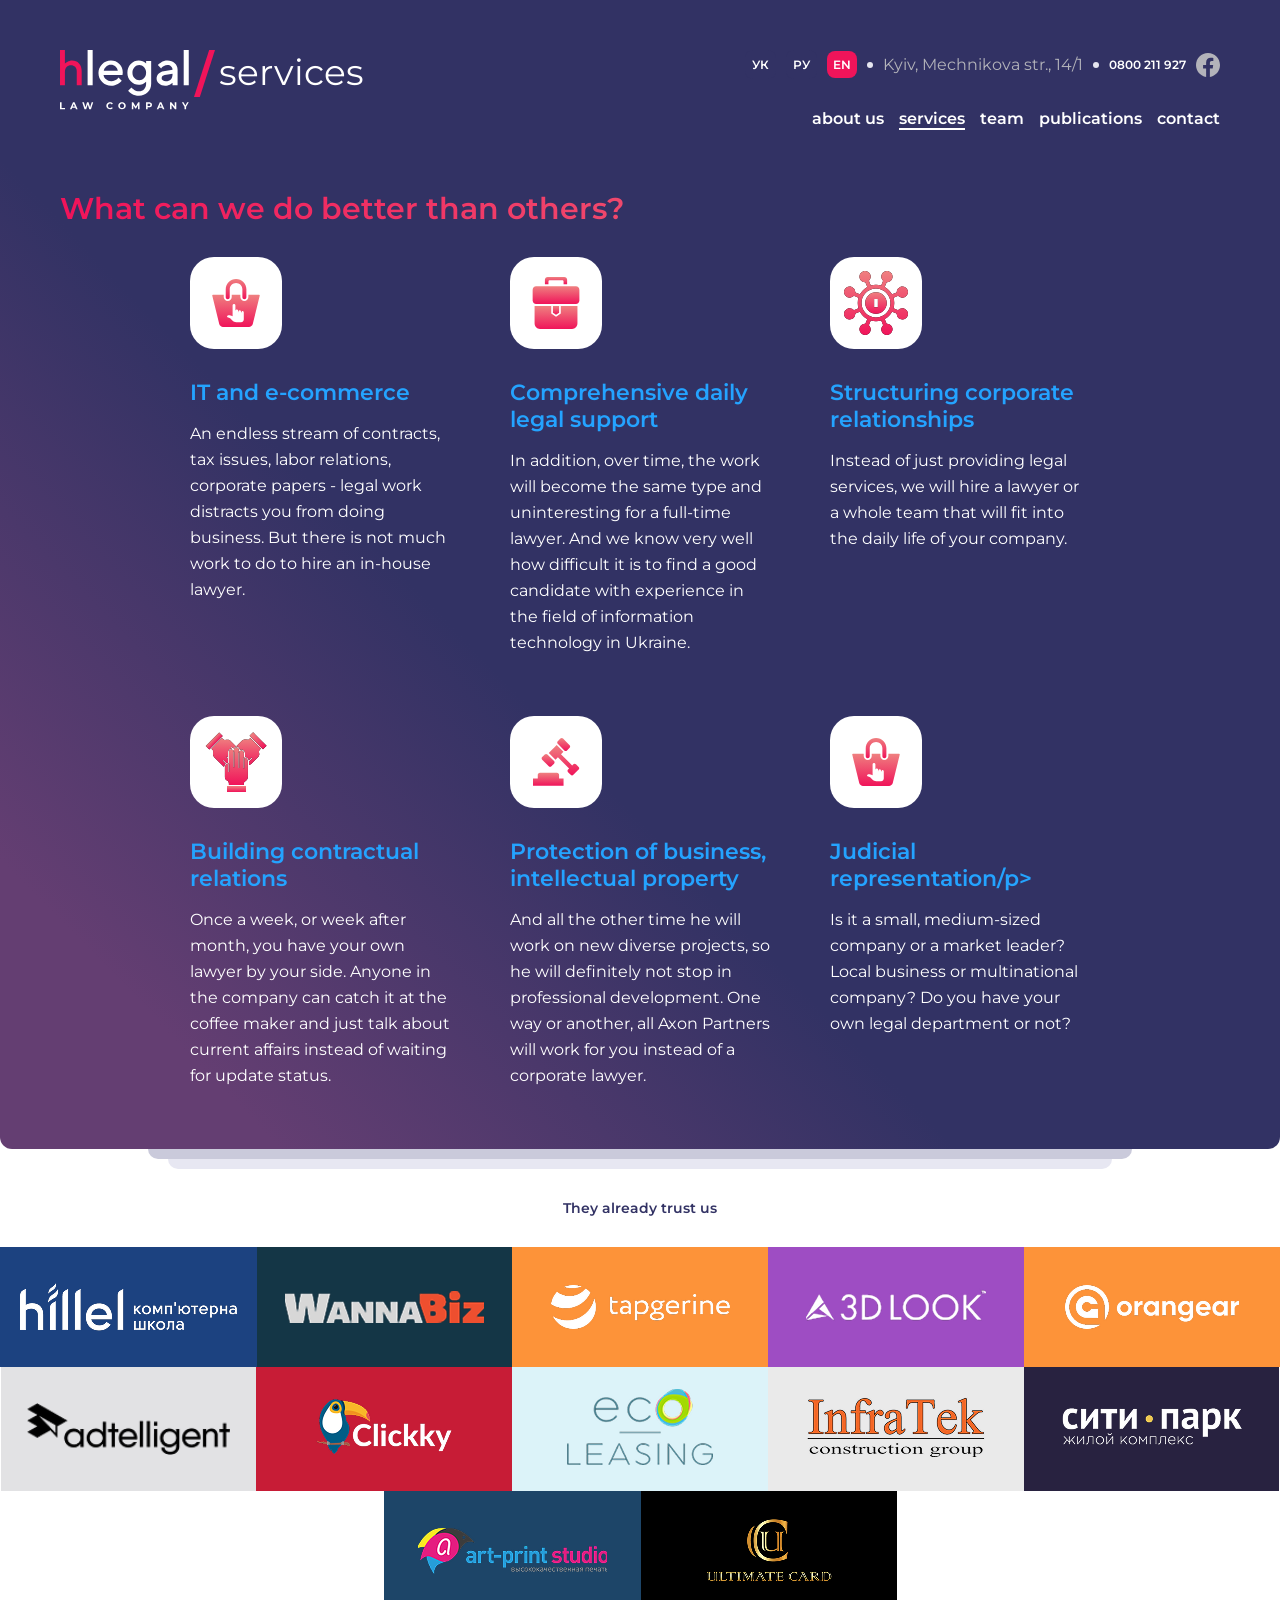
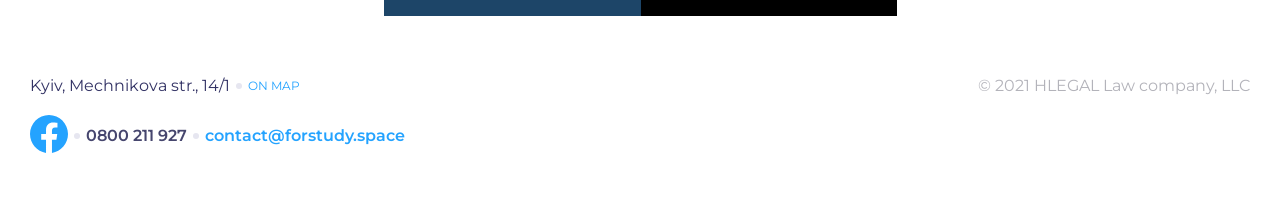
<file: services.html>
<!doctype html>
<html lang="en">
  <head>
    <meta charset="UTF-8" />
    <meta name="viewport" content="width=device-width, initial-scale=1.0" />
    <meta name="format-detection" content="telephone=no">
    <link rel="stylesheet" href="./style/reset.css" />
    <link rel="stylesheet" href="./style/fonts.css" />
    <link rel="stylesheet" href="./style/servises.css" />
    <title>Services</title>
  </head>
  <body>
    <header class="container">
      <div class="mobile-sml">
        <div class="contacts">
          <div>
            <button class="language__btn">УК</button>
            <button class="language__btn">РУ</button>
            <button class="language__btn language__btn--active">EN</button>
          </div>
          <img class="contacts__dot" src="./img/Dot separator.svg" />
          <p class="contacts__street">Kyiv, Mechnikova str., 14/1</p>
          <img class="contacts__dot" src="./img/Dot separator.svg" />
          <span class="number">0800 211 927</span>
          <img class="contacts__facobook-hover" src="./img/facewhite.svg" />
        </div>
        <div class="burger-menu_hlegal">
          <div class="hlegalsvg">
            <a href="./index.html" class="a-logo"
              ><button class="a-logo">
                <img class="logologo" src="./img/Logo.svg" /></button
            ></a>
            <img class="slash" src="./img/Slash.svg" />
            <span class="text-services">services</span>
          </div>
          <div class="burger-menu_hlegal__buttons">
            <a href="./about.html">
              <button class="burger-menu_hlegal__btn">about us</button>
            </a>
            <a href="./services.html"
              ><button class="burger-menu_hlegal__active">services</button></a
            >
            <a href="./team.html"
              ><button class="burger-menu_hlegal__btn">team</button></a
            >
            <a href="./publications.html">
              <button class="burger-menu_hlegal__btn">publications</button></a
            >
            <a href="./contact.html"
              ><button class="burger-menu_hlegal__btn">contact</button></a
            >
          </div>
          <button class="menu" id="burger">
            <img src="./img/Hamburger.svg" class="hamburg" />
          </button>

          <nav class="mobile-menu" id="mobileMenu" aria-hidden="true">
            <div class="menu-card">
              <button class="menu-close" id="menuClose">×</button>

              <ul class="menu-links">
                <li><a href="./about.html">about us</a></li>

                <li>
                  <a href="./services.html" class="active">services</a>
                </li>

                <li><a href="./team.html">team</a></li>

                <li>
                  <a href="./publications.html"> publications </a>
                </li>

                <li><a href="./contact.html">contact</a></li>
              </ul>
            </div>
          </nav>
        </div>
      </div>
      <div class="tablet-hd">
        <div class="hlegalsvg">
          <a href="./index.html" class="a-logo"
            ><button class="a-logo">
              <img class="logologo" src="./img/Logo.svg" /></button
          ></a>
          <img class="slash" src="./img/Slash.svg" />
          <span class="text-services">services</span>
        </div>
        <div>
          <div>
            <div class="tablet-hd__btn">
              <button class="language__btn">УК</button>
              <button class="language__btn">РУ</button>
              <button class="language__btn language__btn--active">EN</button>
              <img class="contacts__dot" src="./img/Dot separator.svg" />
              <p class="contacts__street">Kyiv, Mechnikova str., 14/1</p>
              <img class="contacts__dot" src="./img/Dot separator.svg" />
              <span class="number">0800 211 927</span>
              <img class="contacts__dot" src="./img/Facebook-Header.svg" />
            </div>
          </div>
          <div class="burger-menu_hlegal__buttons">
            <a href="./about.html">
              <button class="burger-menu_hlegal__btn">about us</button>
            </a>
            <a href="./services.html"
              ><button class="burger-menu_hlegal__active">services</button></a
            >
            <a href="./team.html"
              ><button class="burger-menu_hlegal__btn">team</button></a
            >
            <a href="./publications.html">
              <button class="burger-menu_hlegal__btn">publications</button></a
            >
            <a href="./contact.html"
              ><button class="burger-menu_hlegal__btn">contact</button></a
            >
          </div>
        </div>
      </div>
    </header>
    <article class="servises-cards">
      <p class="servises-cards__header">What can we do better than others?</p>
      <div class="servises-cards__flex">
        <div class="servises-cards__all">
          <img src="./img/Ecommerce.svg" class="servises-cards__svg" />
          <p class="servises-cards__text-regular">IT and e-commerce</p>
          <p class="servises-cards__text-basic">
            An endless stream of contracts, tax issues, labor relations,
            corporate papers - legal work distracts you from doing business. But
            there is not much work to do to hire an in-house lawyer.
          </p>
        </div>
        <div class="servises-cards__all">
          <img src="./img/Support.svg" class="servises-cards__svg" />
          <p class="servises-cards__text-regular">
            Comprehensive daily legal support
          </p>
          <p class="servises-cards__text-basic">
            In addition, over time, the work will become the same type and
            uninteresting for a full-time lawyer. And we know very well how
            difficult it is to find a good candidate with experience in the
            field of information technology in Ukraine.
          </p>
        </div>
        <div class="servises-cards__all">
          <img src="./img/Coprorate.svg" class="servises-cards__svg" />
          <p class="servises-cards__text-regular">
            Structuring corporate relationships
          </p>
          <p class="servises-cards__text-basic">
            Instead of just providing legal services, we will hire a lawyer or a
            whole team that will fit into the daily life of your company.
          </p>
        </div>
        <div class="servises-cards__all">
          <img src="./img/Trust.svg" class="servises-cards__svg" />
          <p class="servises-cards__text-regular">
            Building contractual relations
          </p>
          <p class="servises-cards__text-basic">
            Once a week, or week after month, you have your own lawyer by your
            side. Anyone in the company can catch it at the coffee maker and
            just talk about current affairs instead of waiting for update
            status.
          </p>
        </div>
        <div class="servises-cards__all">
          <img src="./img/Court.svg" class="servises-cards__svg" />
          <p class="servises-cards__text-regular">
            Protection of business, intellectual property
          </p>
          <p class="servises-cards__text-basic">
            And all the other time he will work on new diverse projects, so he
            will definitely not stop in professional development. One way or
            another, all Axon Partners will work for you instead of a corporate
            lawyer.
          </p>
        </div>
        <div class="servises-cards__all">
          <img src="./img/Ecommerce.svg" class="servises-cards__svg" />
          <p class="servises-cards__text-regular">Judicial representation/p></p>
          <p class="servises-cards__text-basic">
            Is it a small, medium-sized company or a market leader? Local
            business or multinational company? Do you have your own legal
            department or not?
          </p>
        </div>
      </div>
    </article>
    <div class="border-radius">
      <div class="border-radius__dark"></div>
      <div class="border-radius__light"></div>
    </div>
    <div class="clients">
      <p class="clients__text">They already trust us</p>
      <div class="clients__logos">
        <div class="clients__padding1">
          <img src="./img/logo.png" class="clients__photo" />
        </div>
        <div class="clients__padding2">
          <img src="./img/logo2.png" class="clients__photo" />
        </div>
        <div class="clients__padding3">
          <img src="./img/logo4.png" class="clients__photo" />
        </div>
        <div class="clients__padding4">
          <img src="./img/logo12.png" class="clients__photo" />
        </div>
        <div class="clients__padding5">
          <img src="./img/logo13.png" class="clients__photo" />
        </div>
        <div class="clients__padding6">
          <img src="./img/logo11.png" class="clients__photo" />
        </div>
        <div class="clients__padding7">
          <img src="./img/logo7.png" class="clients__photo" />
        </div>
        <div class="clients__padding8">
          <img src="./img/logo8.png" class="clients__photo" />
        </div>
        <div class="clients__padding9">
          <img src="./img/logo5.png" class="clients__photo" />
        </div>
        <div class="clients__padding10">
          <img src="./img/logo6.png" class="clients__photo" />
        </div>
        <div class="clients__padding11">
          <img src="./img/logo9.png" class="clients__photo" />
        </div>
        <div class="clients__padding12">
          <img src="./img/logo10.png" class="clients__photo" />
        </div>
      </div>
    </div>
    <footer class="information">
      <div>
        <div class="information__footer">
          <p class="information__street">Kyiv, Mechnikova str., 14/1</p>
          <img src="./img/Dot separator.svg" class="img-dot" />
          <p class="information__map">On map</p>
        </div>
        <div class="information__footer">
          <button class="information__facebook">
            <svg
              xmlns="http://www.w3.org/2000/svg"
              width="38"
              height="38"
              viewBox="0 0 38 38"
              fill="none"
            >
              <g clip-path="url(#clip0_189579_3277)">
                <path
                  d="M38 19.1161C38 8.55857 29.4934 0 19 0C8.50658 0 0 8.55857 0 19.1161C0 28.6575 6.94803 36.5659 16.0312 38V24.6419H11.207V19.1161H16.0312V14.9046C16.0312 10.1136 18.8678 7.46723 23.2078 7.46723C25.2866 7.46723 27.4609 7.84059 27.4609 7.84059V12.545H25.0651C22.7048 12.545 21.9688 14.0185 21.9688 15.5302V19.1161H27.2383L26.3959 24.6419H21.9688V38C31.052 36.5659 38 28.6575 38 19.1161Z"
                  fill="#24A3FF"
                />
              </g>
              <defs>
                <clipPath id="clip0_189579_3277">
                  <rect width="38" height="38" fill="white" />
                </clipPath>
              </defs>
            </svg>
          </button>
          <img src="./img/Dot separator.svg" class="img-dot" />
          <p class="information__phone">0800 211 927</p>
          <img src="./img/Dot separator.svg" class="img-dot" />
          <p class="information__email">contact@forstudy.space</p>
        </div>
      </div>
      <p class="information__hlegal">© 2021 HLEGAL Law company, LLC</p>
    </footer>
    <script src="./script.js"></script>
  </body>
</html>
</file>
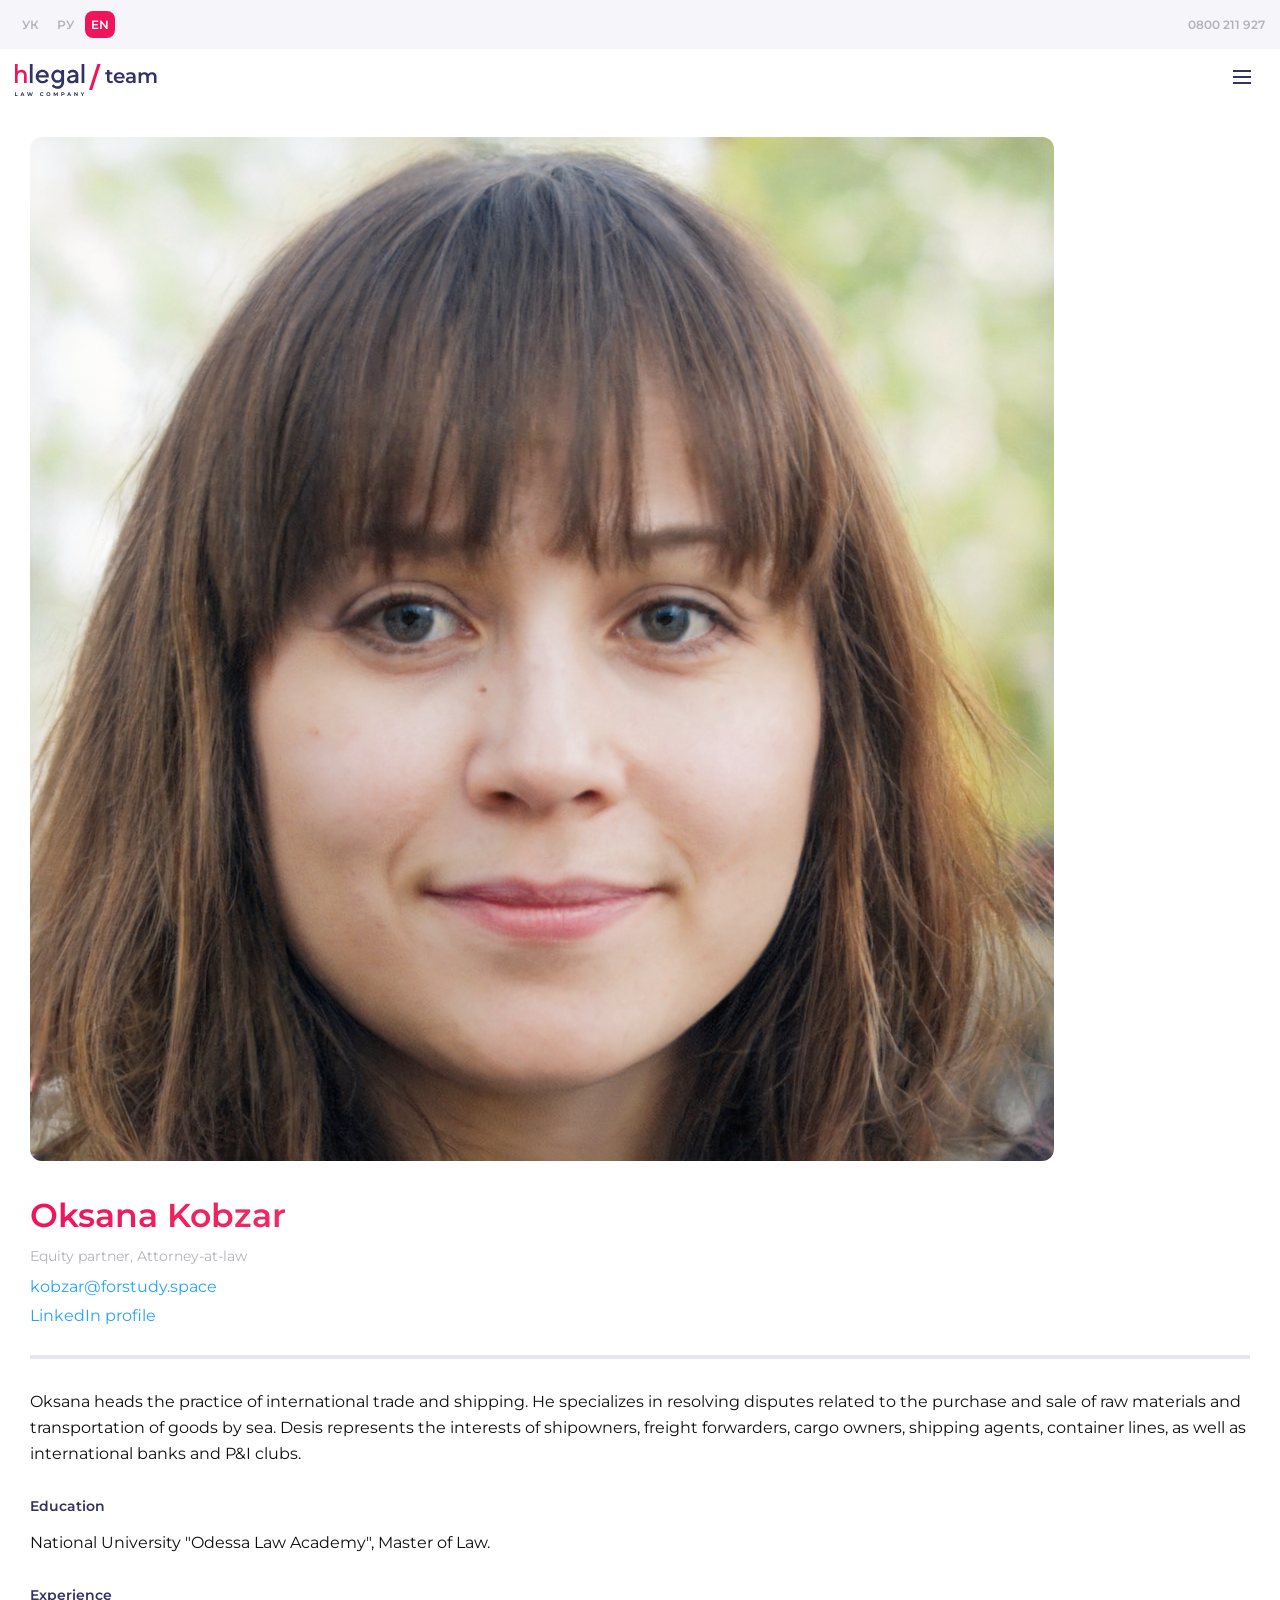
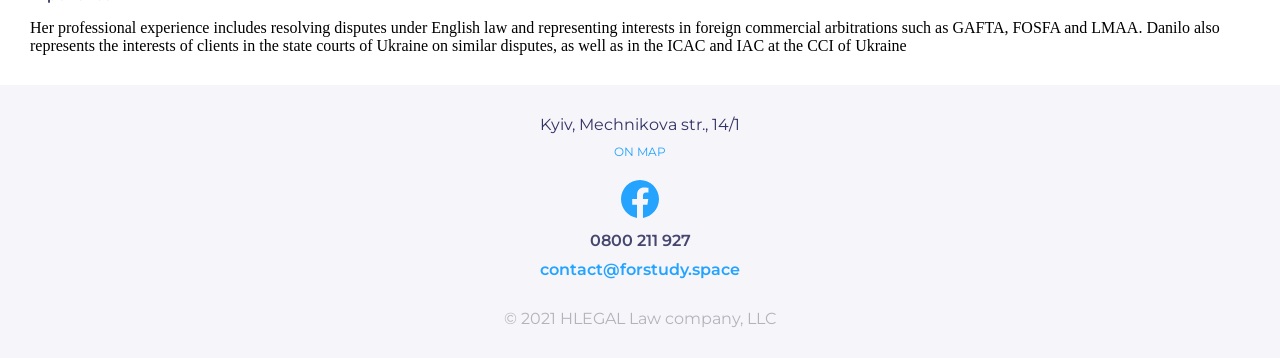
<file: team-entry.html>
<!doctype html>
<html lang="en">
  <head>
    <meta charset="UTF-8" />
    <meta name="viewport" content="width=device-width, initial-scale=1.0" />
    <link rel="stylesheet" href="./style/reset.css" />
    <link rel="stylesheet" href="./style/fonts.css" />
    <link rel="stylesheet" href="./style/team-entry.css" />
    <title>Team-entry</title>
  </head>
  <body>
    <header class="container">
      <div class="contacts">
        <div>
          <button class="language__btn">УК</button>
          <button class="language__btn">РУ</button>
          <button class="language__btn language__btn--active">EN</button>
        </div>
        <span class="number">0800 211 927</span>
      </div>
      <div class="burger-menu_hlegal">
        <div class="hlegalsvg">
          <svg
            xmlns="http://www.w3.org/2000/svg"
            width="70"
            height="33"
            viewBox="0 0 70 33"
            fill="none"
          >
            <path
              d="M2.64358 0H0V19.0926H2.64358V12.0094C2.64358 10.8111 2.94164 9.86583 3.53774 9.20012C4.13384 8.53441 4.95024 8.18824 5.96102 8.18824C6.82926 8.18824 7.55495 8.50778 8.13809 9.12024C8.72124 9.74601 9.01929 10.5315 9.01929 11.4769V19.1059H11.6758V11.4769C11.6758 9.71938 11.1964 8.3347 10.2374 7.29619C9.27846 6.25768 8.02146 5.73843 6.49233 5.73843C6.05173 5.73843 5.61114 5.79168 5.1835 5.91151C4.7429 6.03134 4.39301 6.16448 4.10792 6.31094C3.82283 6.45739 3.5507 6.61717 3.30448 6.80356C3.05826 6.98996 2.8898 7.12311 2.81205 7.20299C2.7343 7.28288 2.6695 7.33613 2.64358 7.37608V0Z"
              fill="#F0145A"
            />
            <path d="M17.5856 0H14.8604V19.0767H17.5856V0Z" fill="#323264" />
            <path
              d="M33.6598 13.4896L33.796 12.127C33.796 10.3011 33.1965 8.77493 31.9701 7.54857C30.7438 6.32221 29.2176 5.72266 27.3917 5.72266C25.5658 5.72266 23.9851 6.37672 22.677 7.68483C21.3689 8.99295 20.7148 10.5463 20.7148 12.3995C20.7148 14.3072 21.3962 15.9423 22.7315 17.305C24.0669 18.6676 25.6748 19.3489 27.528 19.3489C28.2365 19.3489 28.8906 19.2399 29.5446 19.0491C30.1987 18.8311 30.7438 18.6131 31.1253 18.3951C31.5341 18.1498 31.9429 17.8773 32.2971 17.5775C32.6514 17.2777 32.8967 17.0597 33.0057 16.9234C33.1147 16.7872 33.1965 16.7054 33.251 16.6236L31.4796 14.8522L31.0708 15.37C30.7983 15.6971 30.335 16.0241 29.6809 16.3784C28.9996 16.7327 28.291 16.8962 27.528 16.8962C26.4651 16.8962 25.5658 16.5691 24.8027 15.8878C24.0396 15.2065 23.5764 14.4162 23.4401 13.4896H33.6598ZM27.3917 8.03912C28.4 8.03912 29.2176 8.33889 29.8989 8.9112C30.553 9.51075 30.9618 10.2466 31.1253 11.1732H23.5491C23.7944 10.2466 24.2304 9.51075 24.9117 8.9112C25.5658 8.33889 26.4106 8.03912 27.3917 8.03912Z"
              fill="#323264"
            />
            <path
              d="M46.3695 18.286C46.3695 19.4852 46.0153 20.4662 45.2794 21.2293C44.5709 21.9651 43.6715 22.3467 42.5542 22.3467C42.0637 22.3467 41.5731 22.2649 41.1098 22.1286C40.6465 21.9924 40.2922 21.8289 39.9925 21.6381C39.6927 21.4473 39.4202 21.2566 39.1476 21.0113C38.9024 20.766 38.7389 20.6025 38.6571 20.5207C38.5753 20.439 38.5208 20.3572 38.4663 20.3027L36.6949 22.0741L36.9129 22.3467C37.0492 22.5374 37.2945 22.7827 37.6215 23.0552C37.9485 23.3005 38.3301 23.573 38.7661 23.8455C39.2021 24.0908 39.7472 24.3088 40.4285 24.4996C41.1098 24.6904 41.8184 24.7994 42.5542 24.7994C44.4074 24.7994 45.9335 24.1726 47.2144 22.919C48.468 21.6381 49.0948 20.112 49.0948 18.2588V5.99518H46.3695V7.3578L45.9062 6.94902C45.6065 6.67649 45.1432 6.40397 44.4891 6.13144C43.8351 5.85892 43.1265 5.72266 42.4179 5.72266C40.7555 5.72266 39.3384 6.34946 38.112 7.63033C36.8857 8.9112 36.2861 10.4373 36.2861 12.2632C36.2861 14.0892 36.8857 15.6153 38.112 16.8962C39.3384 18.177 40.7555 18.8038 42.4179 18.8038C42.8812 18.8038 43.3173 18.7493 43.7806 18.6403C44.2166 18.5041 44.5709 18.3678 44.8707 18.2315C45.1704 18.0953 45.443 17.9318 45.6882 17.741C45.9335 17.5502 46.1243 17.414 46.1788 17.3595L46.3695 17.1687V18.286ZM39.0114 12.2632C39.0114 11.1186 39.3657 10.1648 40.1015 9.37449C40.8373 8.58416 41.7094 8.17538 42.6905 8.17538C43.6715 8.17538 44.5436 8.58416 45.2794 9.37449C45.988 10.1648 46.3695 11.1186 46.3695 12.2632C46.3695 13.4079 45.988 14.3617 45.2794 15.152C44.5436 15.9423 43.6715 16.3511 42.6905 16.3511C41.7094 16.3511 40.8373 15.9423 40.1015 15.152C39.3657 14.3617 39.0114 13.4079 39.0114 12.2632Z"
              fill="#323264"
            />
            <path
              d="M63.3195 19.0764V10.6281C63.3195 9.23823 62.8017 8.06637 61.7934 7.13979C60.7851 6.18595 59.4769 5.72266 57.869 5.72266C57.2422 5.72266 56.6154 5.80441 56.0159 5.96793C55.4163 6.1587 54.9258 6.34946 54.5715 6.56748C54.2172 6.7855 53.8629 7.03078 53.5359 7.33055C53.2089 7.60308 53.0181 7.79384 52.9091 7.90285C52.8273 8.01186 52.7456 8.09362 52.6911 8.17538L54.4625 9.94679L54.8168 9.4835C55.0348 9.18372 55.4163 8.9112 55.9886 8.61142C56.5609 8.31164 57.1877 8.17538 57.869 8.17538C58.6594 8.17538 59.3134 8.42065 59.8312 8.88394C60.349 9.34724 60.5943 9.94679 60.5943 10.6281L55.8251 11.4457C54.6533 11.6364 53.6994 12.0997 53.0454 12.8356C52.364 13.5714 52.0098 14.4707 52.0098 15.5335C52.0098 16.5419 52.4458 17.414 53.3179 18.177C54.2172 18.9674 55.3073 19.3489 56.6427 19.3489C57.106 19.3489 57.542 19.2944 57.9781 19.1581C58.4413 19.0491 58.7956 18.9129 59.0954 18.7766C59.3952 18.6403 59.6677 18.4768 59.913 18.286C60.1583 18.0953 60.3218 17.959 60.4308 17.9045C60.5125 17.8228 60.567 17.741 60.5943 17.7137V19.0764H63.3195ZM57.0515 16.8962C56.3429 16.8962 55.7706 16.7327 55.3618 16.4056C54.9258 16.0786 54.735 15.6971 54.735 15.261C54.735 14.7977 54.8713 14.3889 55.1711 14.0892C55.4708 13.7894 55.8796 13.5714 56.3702 13.4896L60.5943 12.8083V13.0808C60.5943 14.3072 60.2945 15.2338 59.6677 15.9151C59.0409 16.5691 58.1688 16.8962 57.0515 16.8962Z"
              fill="#323264"
            />
            <path d="M69.3337 0H66.6084V19.0767H69.3337V0Z" fill="#323264" />
            <path
              d="M0 28.3298H0.852878V31.3201H2.70078V32.0151H0V28.3298Z"
              fill="#323264"
            />
            <path
              d="M8.26752 31.2254H6.5565L6.23009 32.0151H5.35615L6.99873 28.3298H7.84108L9.48893 32.0151H8.59393L8.26752 31.2254ZM7.99902 30.5778L7.41464 29.1669L6.83026 30.5778H7.99902Z"
              fill="#323264"
            />
            <path
              d="M17.8731 28.3298L16.6675 32.0151H15.7515L14.9407 29.5196L14.1036 32.0151H13.1928L11.982 28.3298H12.8664L13.6982 30.92L14.5669 28.3298H15.3566L16.199 30.9411L17.0571 28.3298H17.8731Z"
              fill="#323264"
            />
            <path
              d="M26.9457 32.0782C26.5702 32.0782 26.2297 31.9975 25.9244 31.8361C25.6225 31.6711 25.3838 31.4447 25.2084 31.1569C25.0364 30.8656 24.9504 30.5374 24.9504 30.1724C24.9504 29.8074 25.0364 29.481 25.2084 29.1932C25.3838 28.9019 25.6225 28.6755 25.9244 28.514C26.2297 28.3491 26.5719 28.2666 26.951 28.2666C27.2704 28.2666 27.5582 28.3228 27.8144 28.4351C28.0741 28.5474 28.2917 28.7088 28.4672 28.9194L27.9197 29.4248C27.6705 29.137 27.3616 28.9931 26.9931 28.9931C26.7649 28.9931 26.5614 29.044 26.3824 29.1458C26.2034 29.2441 26.063 29.3827 25.9612 29.5617C25.8629 29.7407 25.8138 29.9443 25.8138 30.1724C25.8138 30.4006 25.8629 30.6041 25.9612 30.7831C26.063 30.9621 26.2034 31.1025 26.3824 31.2043C26.5614 31.3026 26.7649 31.3517 26.9931 31.3517C27.3616 31.3517 27.6705 31.206 27.9197 30.9147L28.4672 31.4201C28.2917 31.6342 28.0741 31.7974 27.8144 31.9098C27.5547 32.0221 27.2651 32.0782 26.9457 32.0782Z"
              fill="#323264"
            />
            <path
              d="M33.3831 32.0782C33.0005 32.0782 32.6548 31.9958 32.3459 31.8308C32.0406 31.6658 31.8002 31.4394 31.6247 31.1516C31.4527 30.8603 31.3667 30.5339 31.3667 30.1724C31.3667 29.8109 31.4527 29.4863 31.6247 29.1985C31.8002 28.9071 32.0406 28.679 32.3459 28.514C32.6548 28.3491 33.0005 28.2666 33.3831 28.2666C33.7657 28.2666 34.1096 28.3491 34.415 28.514C34.7203 28.679 34.9607 28.9071 35.1362 29.1985C35.3117 29.4863 35.3995 29.8109 35.3995 30.1724C35.3995 30.5339 35.3117 30.8603 35.1362 31.1516C34.9607 31.4394 34.7203 31.6658 34.415 31.8308C34.1096 31.9958 33.7657 32.0782 33.3831 32.0782ZM33.3831 31.3517C33.6007 31.3517 33.7972 31.3026 33.9727 31.2043C34.1482 31.1025 34.2851 30.9621 34.3834 30.7831C34.4852 30.6041 34.5361 30.4006 34.5361 30.1724C34.5361 29.9443 34.4852 29.7407 34.3834 29.5617C34.2851 29.3827 34.1482 29.2441 33.9727 29.1458C33.7972 29.044 33.6007 28.9931 33.3831 28.9931C33.1655 28.9931 32.9689 29.044 32.7934 29.1458C32.618 29.2441 32.4793 29.3827 32.3775 29.5617C32.2793 29.7407 32.2301 29.9443 32.2301 30.1724C32.2301 30.4006 32.2793 30.6041 32.3775 30.7831C32.4793 30.9621 32.618 31.1025 32.7934 31.2043C32.9689 31.3026 33.1655 31.3517 33.3831 31.3517Z"
              fill="#323264"
            />
            <path
              d="M42.0264 32.0151L42.0211 29.8039L40.9366 31.6255H40.5523L39.473 29.8513V32.0151H38.6728V28.3298H39.3782L40.7576 30.6199L42.1159 28.3298H42.8161L42.8266 32.0151H42.0264Z"
              fill="#323264"
            />
            <path
              d="M47.9285 28.3298C48.2549 28.3298 48.5374 28.3842 48.7761 28.493C49.0183 28.6018 49.2043 28.7562 49.3342 28.9563C49.464 29.1563 49.529 29.3932 49.529 29.667C49.529 29.9373 49.464 30.1742 49.3342 30.3777C49.2043 30.5778 49.0183 30.7322 48.7761 30.841C48.5374 30.9463 48.2549 30.999 47.9285 30.999H47.1862V32.0151H46.3333V28.3298H47.9285ZM47.8811 30.304C48.1373 30.304 48.3321 30.2496 48.4655 30.1408C48.5989 30.0285 48.6656 29.8706 48.6656 29.667C48.6656 29.4599 48.5989 29.302 48.4655 29.1932C48.3321 29.0809 48.1373 29.0247 47.8811 29.0247H47.1862V30.304H47.8811Z"
              fill="#323264"
            />
            <path
              d="M55.0121 31.2254H53.3011L52.9747 32.0151H52.1008L53.7433 28.3298H54.5857L56.2335 32.0151H55.3385L55.0121 31.2254ZM54.7436 30.5778L54.1592 29.1669L53.5749 30.5778H54.7436Z"
              fill="#323264"
            />
            <path
              d="M62.6281 28.3298V32.0151H61.9279L60.0906 29.7776V32.0151H59.2482V28.3298H59.9537L61.7858 30.5673V28.3298H62.6281Z"
              fill="#323264"
            />
            <path
              d="M67.9013 30.7094V32.0151H67.0485V30.6989L65.6217 28.3298H66.5273L67.5117 29.9671L68.4963 28.3298H69.3333L67.9013 30.7094Z"
              fill="#323264"
            />
          </svg>
          <svg
            xmlns="http://www.w3.org/2000/svg"
            width="12"
            height="26"
            viewBox="0 0 12 26"
            fill="none"
          >
            <path
              fill-rule="evenodd"
              clip-rule="evenodd"
              d="M8.39478 0H11.617L3.22224 26H0L8.39478 0Z"
              fill="#F0145A"
            />
          </svg>
          <span class="text-team">team</span>
        </div>
        <button class="menu">
          <svg
            xmlns="http://www.w3.org/2000/svg"
            width="32"
            height="32"
            viewBox="0 0 32 32"
            fill="none"
          >
            <path d="M7 10H25" stroke="#323264" stroke-width="2" />
            <path d="M7 16H25" stroke="#323264" stroke-width="2" />
            <path d="M7 22H25" stroke="#323264" stroke-width="2" />
          </svg>
        </button>
      </div>
    </header>
    <article class="content">
      <section class="content__card">
        <img src="./img/team3.png" class="content__image" />
        <p class="content__name">Oksana Kobzar</p>
        <p class="content__role">Equity partner, Attorney-at-law</p>
        <p class="content__email">kobzar@forstudy.space</p>
        <a href="" class="content__link">LinkedIn profile</a>
      </section>
      <section class="content-text">
        <p class="content-text__about">
          Oksana heads the practice of international trade and shipping. He
          specializes in resolving disputes related to the purchase and sale of
          raw materials and transportation of goods by sea. Desis represents the
          interests of shipowners, freight forwarders, cargo owners, shipping
          agents, container lines, as well as international banks and P&I clubs.
        </p>
        <p class="content-text__education">Education</p>
        <p class="content-text__university">
          National University "Odessa Law Academy", Master of Law.
        </p>
        <p class="content-text__education">Experience</p>
        <p class="content-text__experience">
          Her professional experience includes resolving disputes under English
          law and representing interests in foreign commercial arbitrations such
          as GAFTA, FOSFA and LMAA. Danilo also represents the interests of
          clients in the state courts of Ukraine on similar disputes, as well as
          in the ICAC and IAC at the CCI of Ukraine
        </p>
      </section>
    </article>
    <footer class="information">
      <p class="information__street">Kyiv, Mechnikova str., 14/1</p>
      <p class="information__map">On map</p>
      <button class="information__facebook">
        <svg
          xmlns="http://www.w3.org/2000/svg"
          width="38"
          height="38"
          viewBox="0 0 38 38"
          fill="none"
        >
          <g clip-path="url(#clip0_189579_3277)">
            <path
              d="M38 19.1161C38 8.55857 29.4934 0 19 0C8.50658 0 0 8.55857 0 19.1161C0 28.6575 6.94803 36.5659 16.0312 38V24.6419H11.207V19.1161H16.0312V14.9046C16.0312 10.1136 18.8678 7.46723 23.2078 7.46723C25.2866 7.46723 27.4609 7.84059 27.4609 7.84059V12.545H25.0651C22.7048 12.545 21.9688 14.0185 21.9688 15.5302V19.1161H27.2383L26.3959 24.6419H21.9688V38C31.052 36.5659 38 28.6575 38 19.1161Z"
              fill="#24A3FF"
            />
          </g>
          <defs>
            <clipPath id="clip0_189579_3277">
              <rect width="38" height="38" fill="white" />
            </clipPath>
          </defs>
        </svg>
      </button>
      <p class="information__phone">0800 211 927</p>
      <p class="information__email">contact@forstudy.space</p>
      <p class="information__hlegal">© 2021 HLEGAL Law company, LLC</p>
    </footer>
  </body>
</html>
</file>
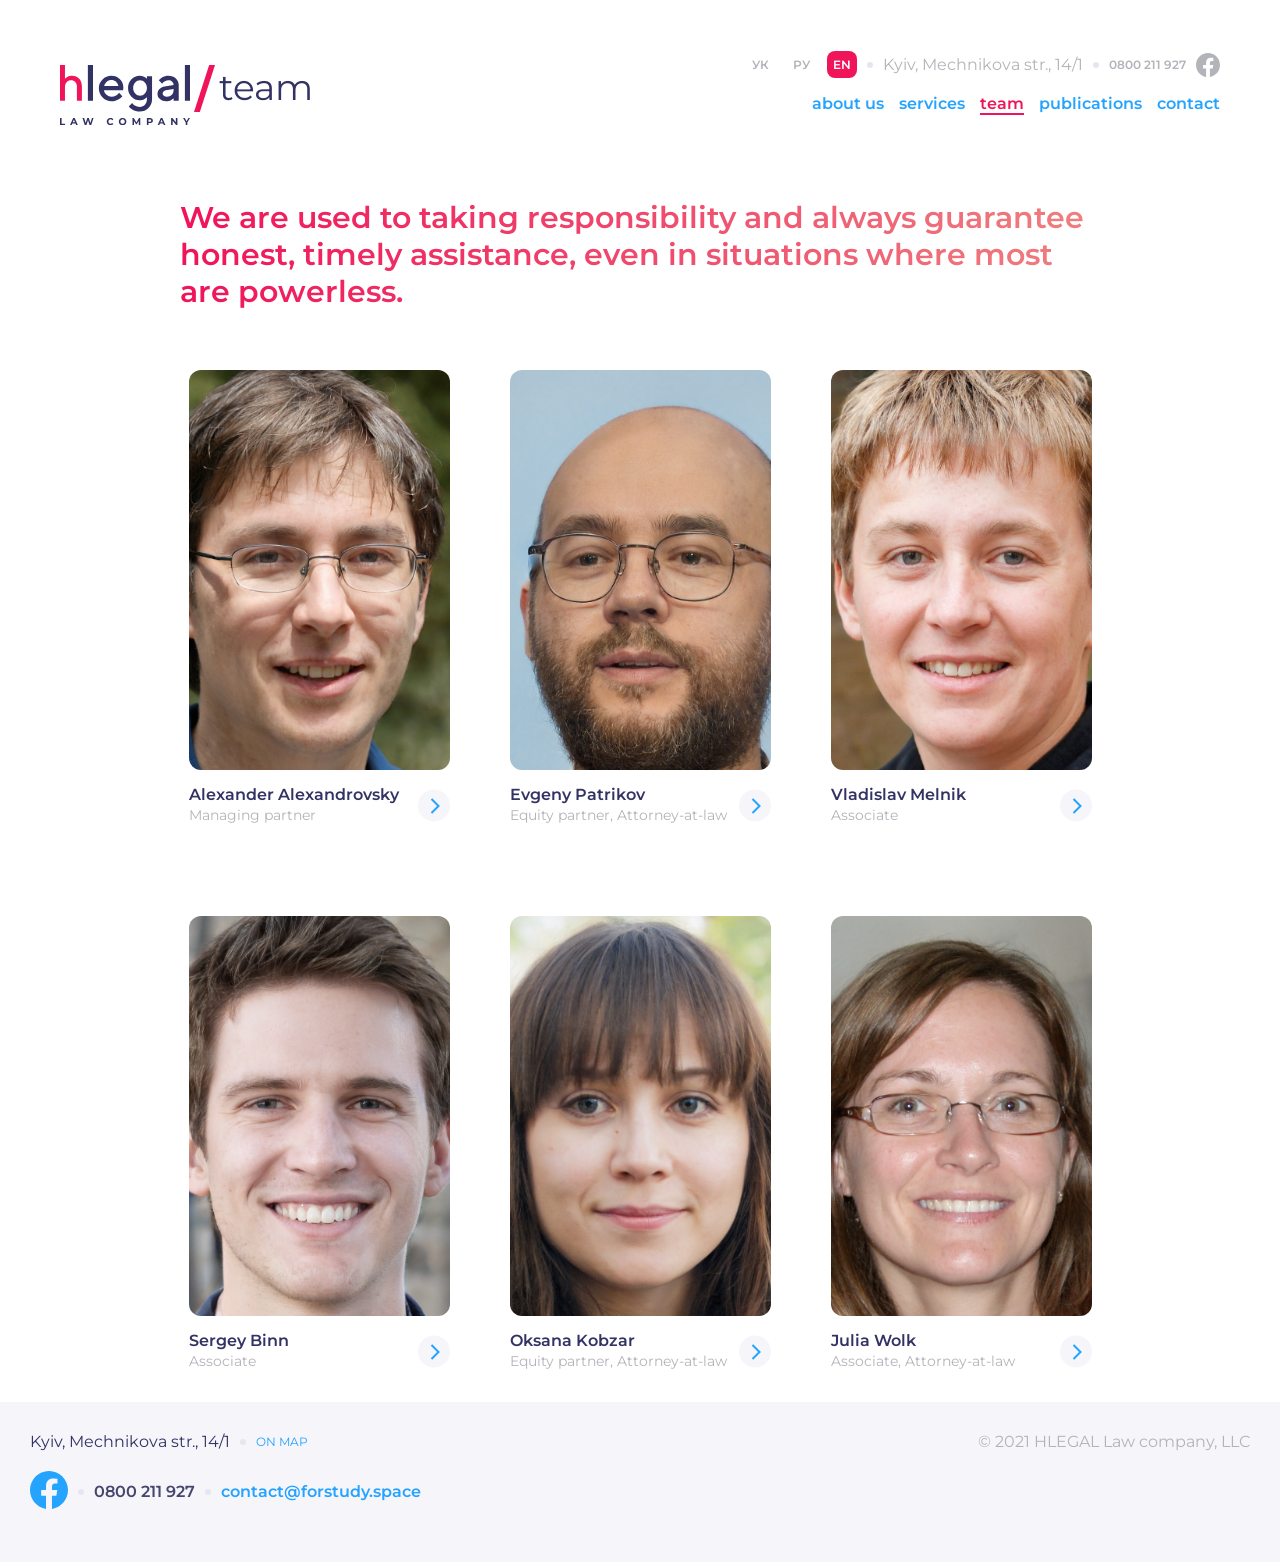
<file: team.html>
<!doctype html>
<html lang="en">
  <head>
    <meta charset="UTF-8" />
    <meta name="viewport" content="width=device-width, initial-scale=1.0" />
    <meta name="format-detection" content="telephone=no" />
    <link rel="stylesheet" href="./style/reset.css" />
    <link rel="stylesheet" href="./style/fonts.css" />
    <link rel="stylesheet" href="./style/team.css" />
    <title>Team</title>
  </head>
  <body>
    <div class="container">
      <div class="mobile-sml">
        <div class="contacts">
          <div>
            <button class="language__btn">УК</button>
            <button class="language__btn">РУ</button>
            <button class="language__btn language__btn--active">EN</button>
          </div>
          <img class="contacts__dot" src="./img/Dot separator.svg" />
          <p class="contacts__street">Kyiv, Mechnikova str., 14/1</p>
          <img class="contacts__dot" src="./img/Dot separator.svg" />
          <span class="number">0800 211 927</span>
          <img class="contacts__dot" src="./img/Facebook-Header.svg" />
        </div>
        <div class="burger-menu_hlegal">
          <div class="hlegalsvg">
            <a href="./index.html" class="a-logo"
              ><button class="a-logo">
                <img class="logologo" src="./img/logologo.svg" /></button
            ></a>
            <img class="slash" src="./img/Slash.svg" />
            <span class="text-team">team</span>
          </div>
          <div class="burger-menu_hlegal__buttons">
            <a href="./about.html">
              <button class="burger-menu_hlegal__btn">about us</button>
            </a>
            <a href="./services.html"
              ><button class="burger-menu_hlegal__btn">services</button></a
            >
            <a href="./team.html"
              ><button class="burger-menu_hlegal__active">team</button></a
            >
            <a href="./publications.html">
              <button class="burger-menu_hlegal__btn">publications</button></a
            >
            <a href="./contact.html"
              ><button class="burger-menu_hlegal__btn">contact</button></a
            >
          </div>
          <button class="menu" id="burger">
            <img src="./img/hamburg.svg" class="hamburg" />
          </button>

          <nav class="mobile-menu" id="mobileMenu" aria-hidden="true">
            <div class="menu-card">
              <button class="menu-close" id="menuClose">×</button>

              <ul class="menu-links">
                <li><a href="./about.html">about us</a></li>

                <li>
                  <a href="./services.html">services</a>
                </li>

                <li><a href="./team.html" class="active">team</a></li>

                <li>
                  <a href="./publications.html"> publications </a>
                </li>

                <li><a href="./contact.html">contact</a></li>
              </ul>
            </div>
          </nav>
        </div>
      </div>
      <div class="tablet-hd">
        <div class="hlegalsvg">
          <a href="./index.html" class="a-logo"
            ><button class="a-logo">
              <img class="logologo" src="./img/logologo.svg" /></button
          ></a>
          <img class="slash" src="./img/Slash.svg" />
          <span class="text-team">team</span>
        </div>
        <div>
          <div>
            <div class="tablet-hd__btn">
              <button class="language__btn">УК</button>
              <button class="language__btn">РУ</button>
              <button class="language__btn language__btn--active">EN</button>
              <img class="contacts__dot" src="./img/Dot separator.svg" />
              <p class="contacts__street">Kyiv, Mechnikova str., 14/1</p>
              <img class="contacts__dot" src="./img/Dot separator.svg" />
              <span class="number">0800 211 927</span>
              <img class="contacts__dot" src="./img/Facebook-Header.svg" />
            </div>
          </div>
          <div class="burger-menu_hlegal__buttons">
            <a href="./about.html">
              <button class="burger-menu_hlegal__btn">about us</button>
            </a>
            <a href="./services.html"
              ><button class="burger-menu_hlegal__btn">services</button></a
            >
            <a href="./team.html"
              ><button class="burger-menu_hlegal__active">team</button></a
            >
            <a href="./publications.html">
              <button class="burger-menu_hlegal__btn">publications</button></a
            >
            <a href="./contact.html"
              ><button class="burger-menu_hlegal__btn">contact</button></a
            >
          </div>
        </div>
      </div>
      <div class="responsibility">
        <p class="gradient">
          We are used to taking responsibility and always guarantee honest,
          timely assistance, even in situations where most are powerless.
        </p>
      </div>
      <div class="team-info">
        <div class="team-card">
          <img src="./img/team2.png" class="team-card__image" />
          <div class="team-card__content">
            <div class="team-card__text">
              <p class="team-card__name">Alexander Alexandrovsky</p>
              <p class="team-card__role">Managing partner</p>
            </div>
            <button class="team-card__more">
              <img src="./img/more1.svg" class="team-card__more" />
            </button>
          </div>
        </div>
        <div class="team-card">
          <img src="./img/team4.png" class="team-card__image" />
          <div class="team-card__content">
            <div class="team-card__text">
              <p class="team-card__name">Evgeny Patrikov</p>
              <p class="team-card__role">Equity partner, Attorney-at-law</p>
            </div>
            <button class="team-card__more">
              <img src="./img/more1.svg" class="team-card__more" />
            </button>
          </div>
        </div>
        <div class="team-card">
          <img src="./img/team6.png" class="team-card__image" />
          <div class="team-card__content">
            <div class="team-card__text">
              <p class="team-card__name">Vladislav Melnik</p>
              <p class="team-card__role">Associate</p>
            </div>
            <button class="team-card__more">
              <img src="./img/more1.svg" class="team-card__more" />
            </button>
          </div>
        </div>
        <div class="team-card">
          <img src="./img/team1.png" class="team-card__image" />
          <div class="team-card__content">
            <div class="team-card__text">
              <p class="team-card__name">Sergey Binn</p>
              <p class="team-card__role">Associate</p>
            </div>
            <button class="team-card__more">
              <img src="./img/more1.svg" class="team-card__more" />
            </button>
          </div>
        </div>
        <div class="team-card">
          <img src="./img/team3.png" class="team-card__image" />
          <div class="team-card__content">
            <div class="team-card__text">
              <p class="team-card__name">Oksana Kobzar</p>
              <p class="team-card__role">Equity partner, Attorney-at-law</p>
            </div>
            <button class="team-card__more">
              <img src="./img/more1.svg" class="team-card__more" />
            </button>
          </div>
        </div>
        <div class="team-card">
          <img src="./img/team5.png" class="team-card__image" />
          <div class="team-card__content">
            <div class="team-card__text">
              <p class="team-card__name">Julia Wolk</p>
              <p class="team-card__role">Associate, Attorney-at-law</p>
            </div>
            <button class="team-card__more">
              <img src="./img/more1.svg" class="team-card__more" />
            </button>
          </div>
        </div>
      </div>
      <footer class="information">
        <div>
          <div class="information__footer">
            <p class="information__street">Kyiv, Mechnikova str., 14/1</p>
            <img src="./img/Dot separator.svg" class="img-dot" />
            <p class="information__map">On map</p>
          </div>
          <div class="information__footer">
            <button class="information__facebook">
              <svg
                xmlns="http://www.w3.org/2000/svg"
                width="38"
                height="38"
                viewBox="0 0 38 38"
                fill="none"
              >
                <g clip-path="url(#clip0_189579_3277)">
                  <path
                    d="M38 19.1161C38 8.55857 29.4934 0 19 0C8.50658 0 0 8.55857 0 19.1161C0 28.6575 6.94803 36.5659 16.0312 38V24.6419H11.207V19.1161H16.0312V14.9046C16.0312 10.1136 18.8678 7.46723 23.2078 7.46723C25.2866 7.46723 27.4609 7.84059 27.4609 7.84059V12.545H25.0651C22.7048 12.545 21.9688 14.0185 21.9688 15.5302V19.1161H27.2383L26.3959 24.6419H21.9688V38C31.052 36.5659 38 28.6575 38 19.1161Z"
                    fill="#24A3FF"
                  />
                </g>
                <defs>
                  <clipPath id="clip0_189579_3277">
                    <rect width="38" height="38" fill="white" />
                  </clipPath>
                </defs>
              </svg>
            </button>
            <img src="./img/Dot separator.svg" class="img-dot" />
            <p class="information__phone">0800 211 927</p>
            <img src="./img/Dot separator.svg" class="img-dot" />
            <p class="information__email">contact@forstudy.space</p>
          </div>
        </div>
        <p class="information__hlegal">© 2021 HLEGAL Law company, LLC</p>
      </footer>
    </div>
    <script src="./script.js"></script>
  </body>
</html>
</file>
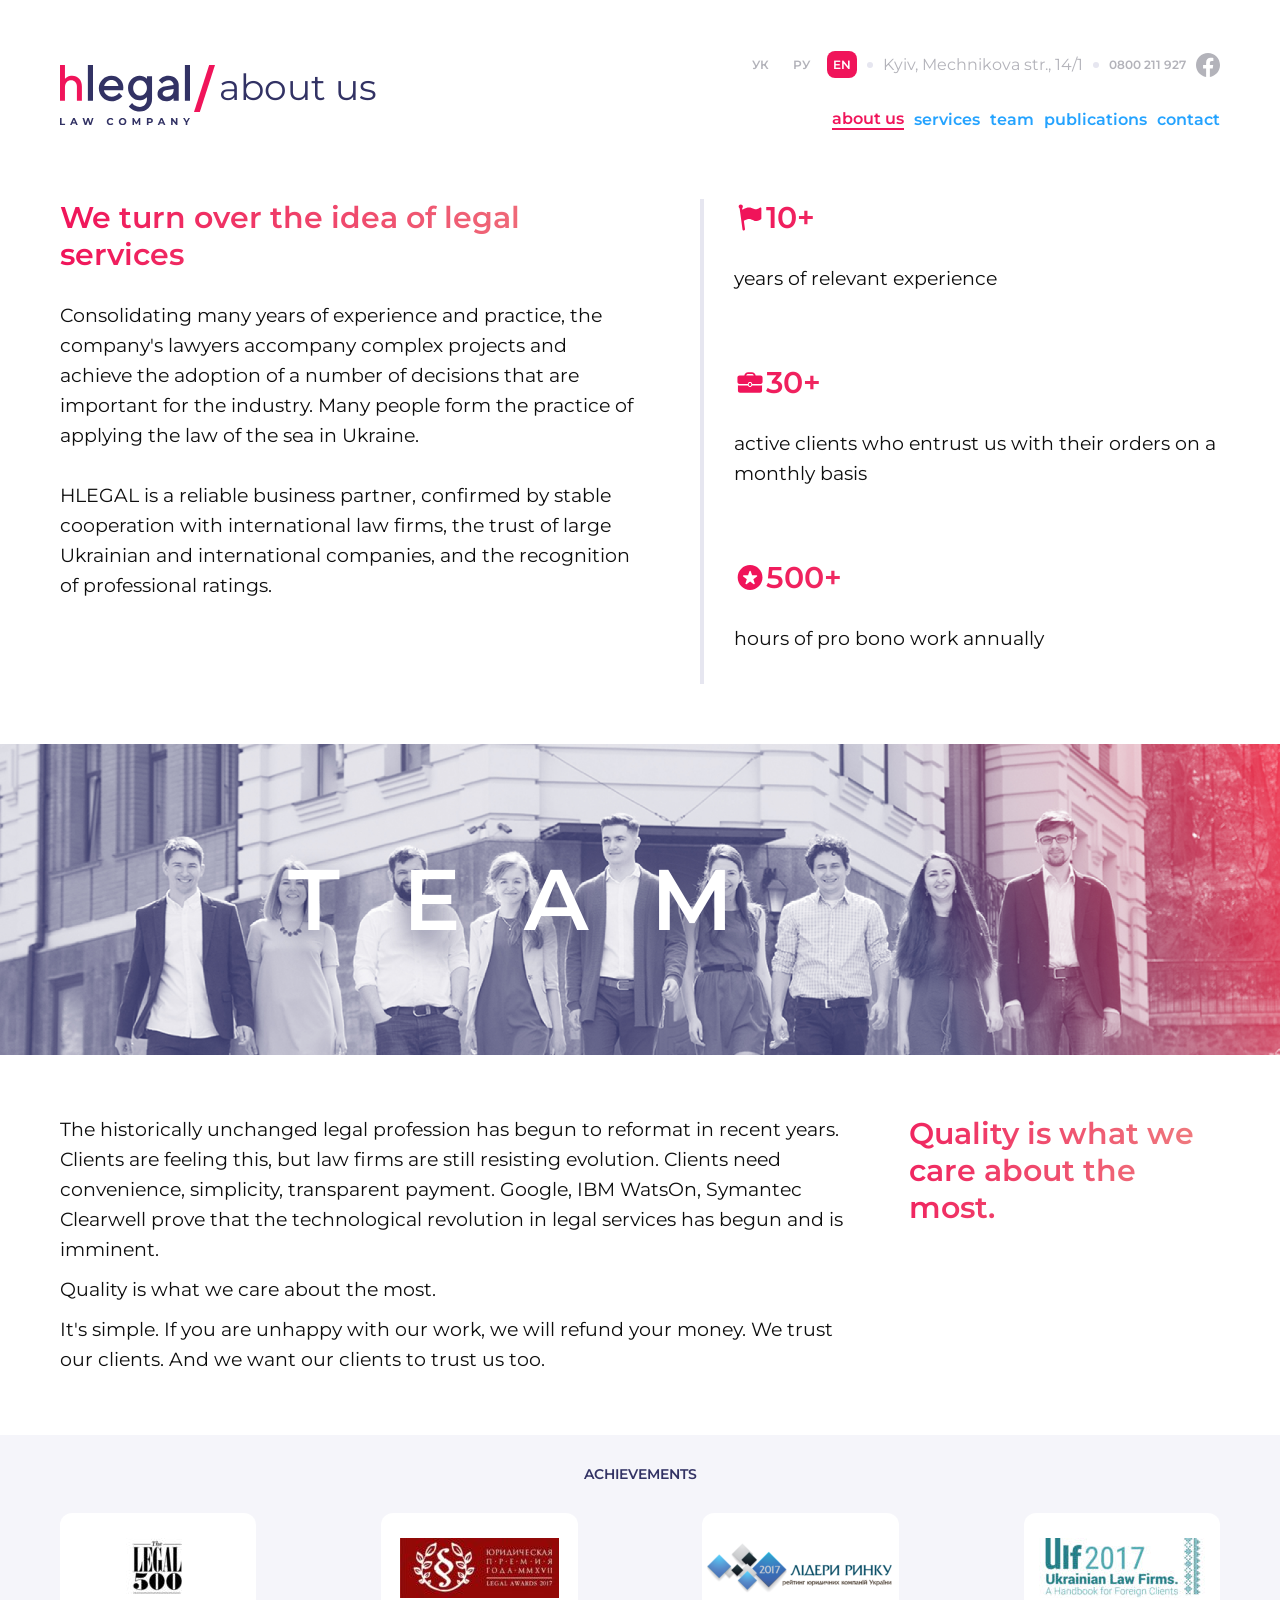
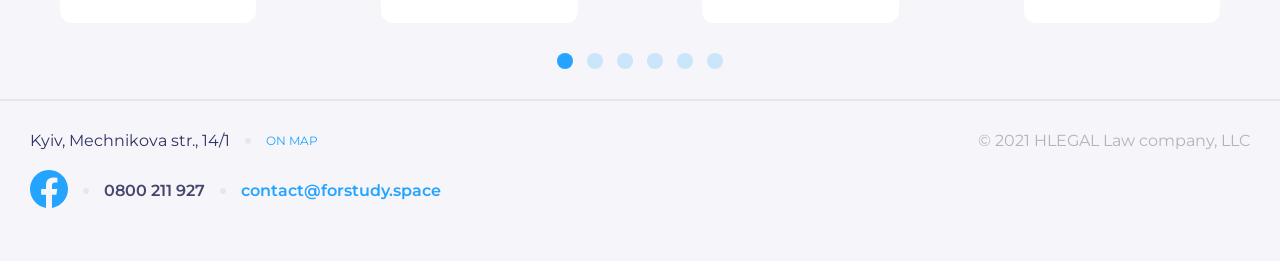
<file: html/about.html>
<!doctype html>
<html lang="en">
  <head>
    <meta charset="UTF-8" />
    <meta name="viewport" content="width=device-width, initial-scale=1.0" />
    <link rel="stylesheet" href="../style/reset.css" />
    <link rel="stylesheet" href="../style/fonts.css" />
    <link rel="stylesheet" href="../style/style.css" />
    <title>About</title>
  </head>
  <body>
    <div class="container">
      <div class="mobile-sml">
        <div class="contacts">
          <div>
            <button class="language__btn">УК</button>
            <button class="language__btn">РУ</button>
            <button class="language__btn language__btn--active">EN</button>
          </div>
          <img class="contacts__dot" src="../img/Dot separator.svg" />
          <p class="contacts__street">Kyiv, Mechnikova str., 14/1</p>
          <img class="contacts__dot" src="../img/Dot separator.svg" />
          <span class="number">0800 211 927</span>
          <img class="contacts__dot" src="../img/Facebook-Header.svg" />
        </div>
        <div class="burger-menu_hlegal">
          <div class="hlegalsvg">
            <a href="../html/index.html" class="a-logo"
              ><button class="a-logo">
                <img class="logologo" src="../img/logologo.svg" /></button
            ></a>
            <img class="slash" src="../img/Slash.svg" />
            <span class="text-about">about us</span>
          </div>
          <div class="burger-menu_hlegal__buttons">
            <a href="../html/about.html">
              <button class="burger-menu_hlegal__active">about us</button>
            </a>
            <a href="../html/services.html"
              ><button class="burger-menu_hlegal__btn">services</button></a
            >
            <a href="../html/team.html"
              ><button class="burger-menu_hlegal__btn">team</button></a
            >
            <a href="../html/publications.html">
              <button class="burger-menu_hlegal__btn">publications</button></a
            >
            <a href="../html/contact.html"
              ><button class="burger-menu_hlegal__btn">contact</button></a
            >
          </div>
          <button class="menu" id="burger">
            <img src="../img/hamburg.svg" class="hamburg" />
          </button>

          <nav class="mobile-menu" id="mobileMenu" aria-hidden="true">
            <div class="menu-card">
              <button class="menu-close" id="menuClose">×</button>

              <ul class="menu-links">
                <li>
                  <a href="../html/about.html" class="active">about us</a>
                </li>

                <li>
                  <a href="../html/services.html">services</a>
                </li>

                <li><a href="../html/team.html">team</a></li>

                <li>
                  <a href="../html/publications.html"> publications </a>
                </li>

                <li><a href="../html/contact.html">contact</a></li>
              </ul>
            </div>
          </nav>
        </div>
      </div>
      <div class="tablet-hd">
        <div class="hlegalsvg">
          <a href="../html/index.html" class="a-logo"
            ><button class="a-logo">
              <img class="logologo" src="../img/logologo.svg" /></button
          ></a>
          <img class="slash" src="../img/Slash.svg" />
          <span class="text-about">about us</span>
        </div>
        <div>
          <div>
            <div class="tablet-hd__btn">
              <button class="language__btn">УК</button>
              <button class="language__btn">РУ</button>
              <button class="language__btn language__btn--active">EN</button>
              <img class="contacts__dot" src="../img/Dot separator.svg" />
              <p class="contacts__street">Kyiv, Mechnikova str., 14/1</p>
              <img class="contacts__dot" src="../img/Dot separator.svg" />
              <span class="number">0800 211 927</span>
              <img class="contacts__dot" src="../img/Facebook-Header.svg" />
            </div>
          </div>
          <div class="burger-menu_hlegal__buttons">
            <a href="../html/about.html">
              <button class="burger-menu_hlegal__active">about us</button>
            </a>
            <a href="../html/services.html"
              ><button class="burger-menu_hlegal__btn">services</button></a
            >
            <a href="../html/team.html"
              ><button class="burger-menu_hlegal__btn">team</button></a
            >
            <a href="../html/publications.html">
              <button class="burger-menu_hlegal__btn">publications</button></a
            >
            <a href="../html/contact.html"
              ><button class="burger-menu_hlegal__btn">contact</button></a
            >
          </div>
        </div>
      </div>
      <div class="intro">
        <div class="about-services">
          <p class="intro__gradient">We turn over the idea of legal services</p>
          <p class="intro__info">
            Consolidating many years of experience and practice, the company's
            lawyers accompany complex projects and achieve the adoption of a
            number of decisions that are important for the industry. Many people
            form the practice of applying the law of the sea in Ukraine.
          </p>
          <p class="intro__info">
            HLEGAL is a reliable business partner, confirmed by stable
            cooperation with international law firms, the trust of large
            Ukrainian and international companies, and the recognition of
            professional ratings.
          </p>
        </div>
        <div class="intro__years">
          <div class="intro__svg">
            <div>
              <p class="intro__gradient">
                <img src="../img/Experience.svg" />10+
              </p>
              <p class="intro__info">years of relevant experience</p>
            </div>
            <div>
              <p class="intro__gradient"><img src="../img/Clients.svg" />30+</p>
              <p class="intro__info">
                active clients who entrust us with their orders on a monthly
                basis
              </p>
            </div>
            <div>
              <p class="intro__gradient">
                <img src="../img/Probono.svg" />500+
              </p>
              <p class="intro__info">hours of pro bono work annually</p>
            </div>
          </div>
        </div>
      </div>
      <div class="photo-teams">
        <p class="photo-teams__backgraund">Team</p>
      </div>
      <div class="more">
        <div class="all-text-info">
          <p class="more__info">
            The historically unchanged legal profession has begun to reformat in
            recent years. Clients are feeling this, but law firms are still
            resisting evolution. Clients need convenience, simplicity,
            transparent payment. Google, IBM WatsOn, Symantec Clearwell prove
            that the technological revolution in legal services has begun and is
            imminent.
          </p>
          <p class="more__info">Quality is what we care about the most.</p>
          <p class="more__info">
            It's simple. If you are unhappy with our work, we will refund your
            money. We trust our clients. And we want our clients to trust us
            too.
          </p>
        </div>
        <p class="more__info__gradient">
          Quality is what we care about the most.
        </p>
      </div>
      <div class="achievements">
        <p class="achievements__text">achievements</p>
        <div class="achievements__cards">
          <div class="achievements__image">
            <img src="../img/assets : logo 1.png" class="achievements__logo" />
          </div>
          <div class="achievements__none">
            <img src="../img/assets : logo 2.png" class="achievements__logo2" />
          </div>
          <div class="achievements__none">
            <img src="../img/assets : logo 3.png" class="achievements__logo3" />
          </div>
          <div class="achievements__none">
            <img src="../img/assets : logo 4.png" class="achievements__logo4" />
          </div>
        </div>
        <div class="achievements__circle">
          <svg
            xmlns="http://www.w3.org/2000/svg"
            width="16"
            height="16"
            viewBox="0 0 16 16"
            fill="none"
          >
            <circle cx="8" cy="8" r="8" fill="#24A3FF" />
          </svg>
          <svg
            xmlns="http://www.w3.org/2000/svg"
            width="16"
            height="16"
            viewBox="0 0 16 16"
            fill="none"
          >
            <circle opacity="0.2" cx="8" cy="8" r="8" fill="#24A3FF" />
          </svg>
          <svg
            xmlns="http://www.w3.org/2000/svg"
            width="16"
            height="16"
            viewBox="0 0 16 16"
            fill="none"
          >
            <circle opacity="0.2" cx="8" cy="8" r="8" fill="#24A3FF" />
          </svg>
          <svg
            xmlns="http://www.w3.org/2000/svg"
            width="16"
            height="16"
            viewBox="0 0 16 16"
            fill="none"
          >
            <circle opacity="0.2" cx="8" cy="8" r="8" fill="#24A3FF" />
          </svg>
          <svg
            xmlns="http://www.w3.org/2000/svg"
            width="16"
            height="16"
            viewBox="0 0 16 16"
            fill="none"
          >
            <circle opacity="0.2" cx="8" cy="8" r="8" fill="#24A3FF" />
          </svg>
          <svg
            xmlns="http://www.w3.org/2000/svg"
            width="16"
            height="16"
            viewBox="0 0 16 16"
            fill="none"
          >
            <circle opacity="0.2" cx="8" cy="8" r="8" fill="#24A3FF" />
          </svg>
        </div>
      </div>
      <footer class="information">
        <div>
          <div class="information__footer">
            <p class="information__street">Kyiv, Mechnikova str., 14/1</p>
            <img src="../img/Dot separator.svg" class="img-dot" />
            <p class="information__map">On map</p>
          </div>
          <div class="information__footer">
            <button class="information__facebook">
              <svg
                xmlns="http://www.w3.org/2000/svg"
                width="38"
                height="38"
                viewBox="0 0 38 38"
                fill="none"
              >
                <g clip-path="url(#clip0_189579_3277)">
                  <path
                    d="M38 19.1161C38 8.55857 29.4934 0 19 0C8.50658 0 0 8.55857 0 19.1161C0 28.6575 6.94803 36.5659 16.0312 38V24.6419H11.207V19.1161H16.0312V14.9046C16.0312 10.1136 18.8678 7.46723 23.2078 7.46723C25.2866 7.46723 27.4609 7.84059 27.4609 7.84059V12.545H25.0651C22.7048 12.545 21.9688 14.0185 21.9688 15.5302V19.1161H27.2383L26.3959 24.6419H21.9688V38C31.052 36.5659 38 28.6575 38 19.1161Z"
                    fill="#24A3FF"
                  />
                </g>
                <defs>
                  <clipPath id="clip0_189579_3277">
                    <rect width="38" height="38" fill="white" />
                  </clipPath>
                </defs>
              </svg>
            </button>
            <img src="../img/Dot separator.svg" class="img-dot" />
            <p class="information__phone">0800 211 927</p>
            <img src="../img/Dot separator.svg" class="img-dot" />
            <p class="information__email">contact@forstudy.space</p>
          </div>
        </div>
        <p class="information__hlegal">© 2021 HLEGAL Law company, LLC</p>
      </footer>
    </div>
    <script src="../script.js"></script>
  </body>
</html>
</file>
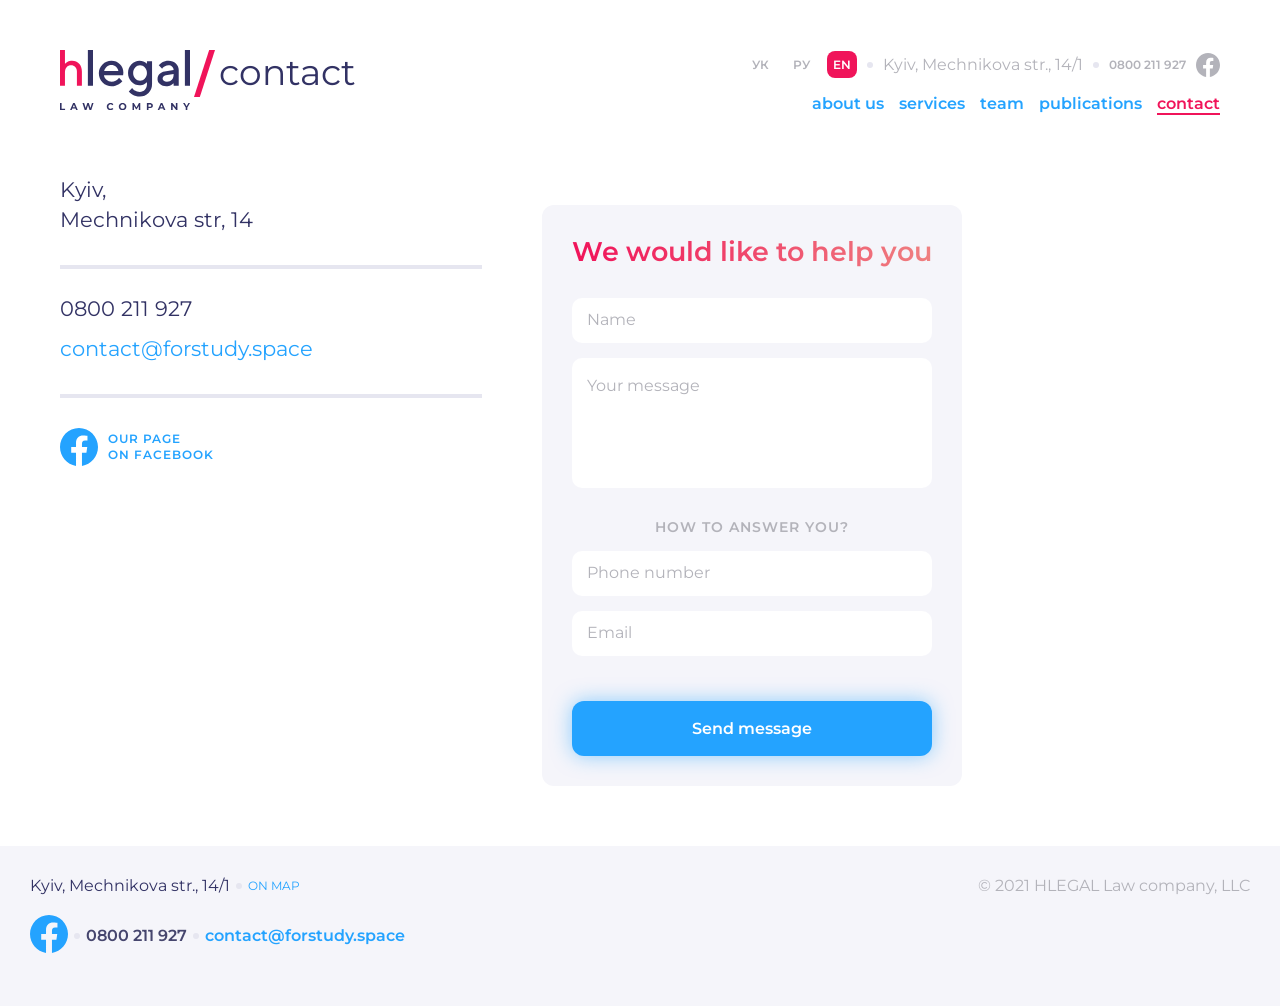
<file: html/contact.html>
<!doctype html>
<html lang="en">
  <head>
    <meta charset="UTF-8" />
    <meta name="viewport" content="width=device-width, initial-scale=1.0" />
    <link rel="stylesheet" href="../style/reset.css" />
    <link rel="stylesheet" href="../style/fonts.css" />
    <link rel="stylesheet" href="../style/contact.css" />
    <title>Contact</title>
  </head>
  <body>
    <div class="container">
      <div class="mobile-sml">
        <div class="contacts">
          <div>
            <button class="language__btn">УК</button>
            <button class="language__btn">РУ</button>
            <button class="language__btn language__btn--active">EN</button>
          </div>
          <img class="contacts__dot" src="../img/Dot separator.svg" />
          <p class="contacts__street">Kyiv, Mechnikova str., 14/1</p>
          <img class="contacts__dot" src="../img/Dot separator.svg" />
          <span class="number">0800 211 927</span>
          <img class="contacts__dot" src="../img/Facebook-Header.svg" />
        </div>
        <div class="burger-menu_hlegal">
          <div class="hlegalsvg">
            <a href="../html/index.html" class="a-logo"
              ><button class="a-logo">
                <img class="logologo" src="../img/logologo.svg" /></button
            ></a>
            <img class="slash" src="../img/Slash.svg" />
            <span class="text-contact">contact</span>
          </div>
          <div class="burger-menu_hlegal__buttons">
            <a href="../html/about.html">
              <button class="burger-menu_hlegal__btn">about us</button>
            </a>
            <a href="../html/services.html"
              ><button class="burger-menu_hlegal__btn">services</button></a
            >
            <a href="../html/team.html"
              ><button class="burger-menu_hlegal__btn">team</button></a
            >
            <a href="../html/publications.html">
              <button class="burger-menu_hlegal__btn">publications</button></a
            >
            <a href="../html/contact.html"
              ><button class="burger-menu_hlegal__active">contact</button></a
            >
          </div>
          <button class="menu" id="burger">
            <img src="../img/hamburg.svg" class="hamburg" />
          </button>

          <nav class="mobile-menu" id="mobileMenu" aria-hidden="true">
            <div class="menu-card">
              <button class="menu-close" id="menuClose">×</button>

              <ul class="menu-links">
                <li><a href="../html/about.html">about us</a></li>

                <li>
                  <a href="../html/services.html">services</a>
                </li>

                <li><a href="../html/team.html">team</a></li>

                <li>
                  <a href="../html/publications.html"> publications </a>
                </li>

                <li>
                  <a href="../html/contact.html" class="active">contact</a>
                </li>
              </ul>
            </div>
          </nav>
        </div>
      </div>
      <div class="tablet-hd">
        <div class="hlegalsvg">
          <a href="../html/index.html" class="a-logo"
            ><button class="a-logo">
              <img class="logologo" src="../img/logologo.svg" /></button
          ></a>
          <img class="slash" src="../img/Slash.svg" />
          <span class="text-contact">contact</span>
        </div>
        <div>
          <div>
            <div class="tablet-hd__btn">
              <button class="language__btn">УК</button>
              <button class="language__btn">РУ</button>
              <button class="language__btn language__btn--active">EN</button>
              <img class="contacts__dot" src="../img/Dot separator.svg" />
              <p class="contacts__street">Kyiv, Mechnikova str., 14/1</p>
              <img class="contacts__dot" src="../img/Dot separator.svg" />
              <span class="number">0800 211 927</span>
              <img class="contacts__dot" src="../img/Facebook-Header.svg" />
            </div>
          </div>
          <div class="burger-menu_hlegal__buttons">
            <a href="../html/about.html">
              <button class="burger-menu_hlegal__btn">about us</button>
            </a>
            <a href="../html/services.html"
              ><button class="burger-menu_hlegal__btn">services</button></a
            >
            <a href="../html/team.html"
              ><button class="burger-menu_hlegal__btn">team</button></a
            >
            <a href="../html/publications.html">
              <button class="burger-menu_hlegal__btn">publications</button></a
            >
            <a href="../html/contact.html"
              ><button class="burger-menu_hlegal__active">contact</button></a
            >
          </div>
        </div>
      </div>
      <section class="contact-us">
        <div class="contact-us__basic-info">
          <div class="street-only">
            <span class="contact-us__only"> Kyiv,</span>
            <span class="contact-us__street"> Mechnikova str, 14</span>
          </div>
          <p class="contact-us__phone">0800 211 927</p>
          <p class="contact-us__email">contact@forstudy.space</p>
          <button class="contact-us__facebook">
            <svg
              xmlns="http://www.w3.org/2000/svg"
              width="38"
              height="38"
              viewBox="0 0 38 38"
              fill="none"
            >
              <g clip-path="url(#clip0_22724_6982)">
                <path
                  d="M38 19.1161C38 8.55857 29.4934 0 19 0C8.50658 0 0 8.55857 0 19.1161C0 28.6575 6.94803 36.5659 16.0312 38V24.6419H11.207V19.1161H16.0312V14.9046C16.0312 10.1136 18.8678 7.46723 23.2078 7.46723C25.2866 7.46723 27.4609 7.84059 27.4609 7.84059V12.545H25.0651C22.7048 12.545 21.9688 14.0185 21.9688 15.5302V19.1161H27.2383L26.3959 24.6419H21.9688V38C31.052 36.5659 38 28.6575 38 19.1161Z"
                  fill="#24A3FF"
                />
              </g>
              <defs>
                <clipPath id="clip0_22724_6982">
                  <rect width="38" height="38" fill="white" />
                </clipPath>
              </defs>
            </svg>
            <div class="inside">
              <span class="contact-us__facebook">Our page</span>
              <span class="contact-us__facebook"> on facebook</span>
            </div>
          </button>
        </div>
        <div class="support">
          <p class="support__text">We would like to help you</p>
          <input type="text" placeholder="Name" class="support__name" />
          <textarea
            placeholder="Your message"
            class="support__message"
          ></textarea>
          <p class="support__answer">How to answer you?</p>
          <input
            type="number"
            id="number"
            placeholder="Phone number"
            class="support__name"
          />
          <input
            type="email"
            id="email"
            placeholder="Email"
            class="support__name"
          />
          <button class="support__btn">Send message</button>
        </div>
      </section>
      <footer class="information">
        <div>
          <div class="information__footer">
            <p class="information__street">Kyiv, Mechnikova str., 14/1</p>
            <img src="../img/Dot separator.svg" class="img-dot" />
            <p class="information__map">On map</p>
          </div>
          <div class="information__footer">
            <button class="information__facebook">
              <svg
                xmlns="http://www.w3.org/2000/svg"
                width="38"
                height="38"
                viewBox="0 0 38 38"
                fill="none"
              >
                <g clip-path="url(#clip0_189579_3277)">
                  <path
                    d="M38 19.1161C38 8.55857 29.4934 0 19 0C8.50658 0 0 8.55857 0 19.1161C0 28.6575 6.94803 36.5659 16.0312 38V24.6419H11.207V19.1161H16.0312V14.9046C16.0312 10.1136 18.8678 7.46723 23.2078 7.46723C25.2866 7.46723 27.4609 7.84059 27.4609 7.84059V12.545H25.0651C22.7048 12.545 21.9688 14.0185 21.9688 15.5302V19.1161H27.2383L26.3959 24.6419H21.9688V38C31.052 36.5659 38 28.6575 38 19.1161Z"
                    fill="#24A3FF"
                  />
                </g>
                <defs>
                  <clipPath id="clip0_189579_3277">
                    <rect width="38" height="38" fill="white" />
                  </clipPath>
                </defs>
              </svg>
            </button>
            <img src="../img/Dot separator.svg" class="img-dot" />
            <p class="information__phone">0800 211 927</p>
            <img src="../img/Dot separator.svg" class="img-dot" />
            <p class="information__email">contact@forstudy.space</p>
          </div>
        </div>
        <p class="information__hlegal">© 2021 HLEGAL Law company, LLC</p>
      </footer>
    </div>
    <script src="../script.js"></script>
  </body>
</html>
</file>
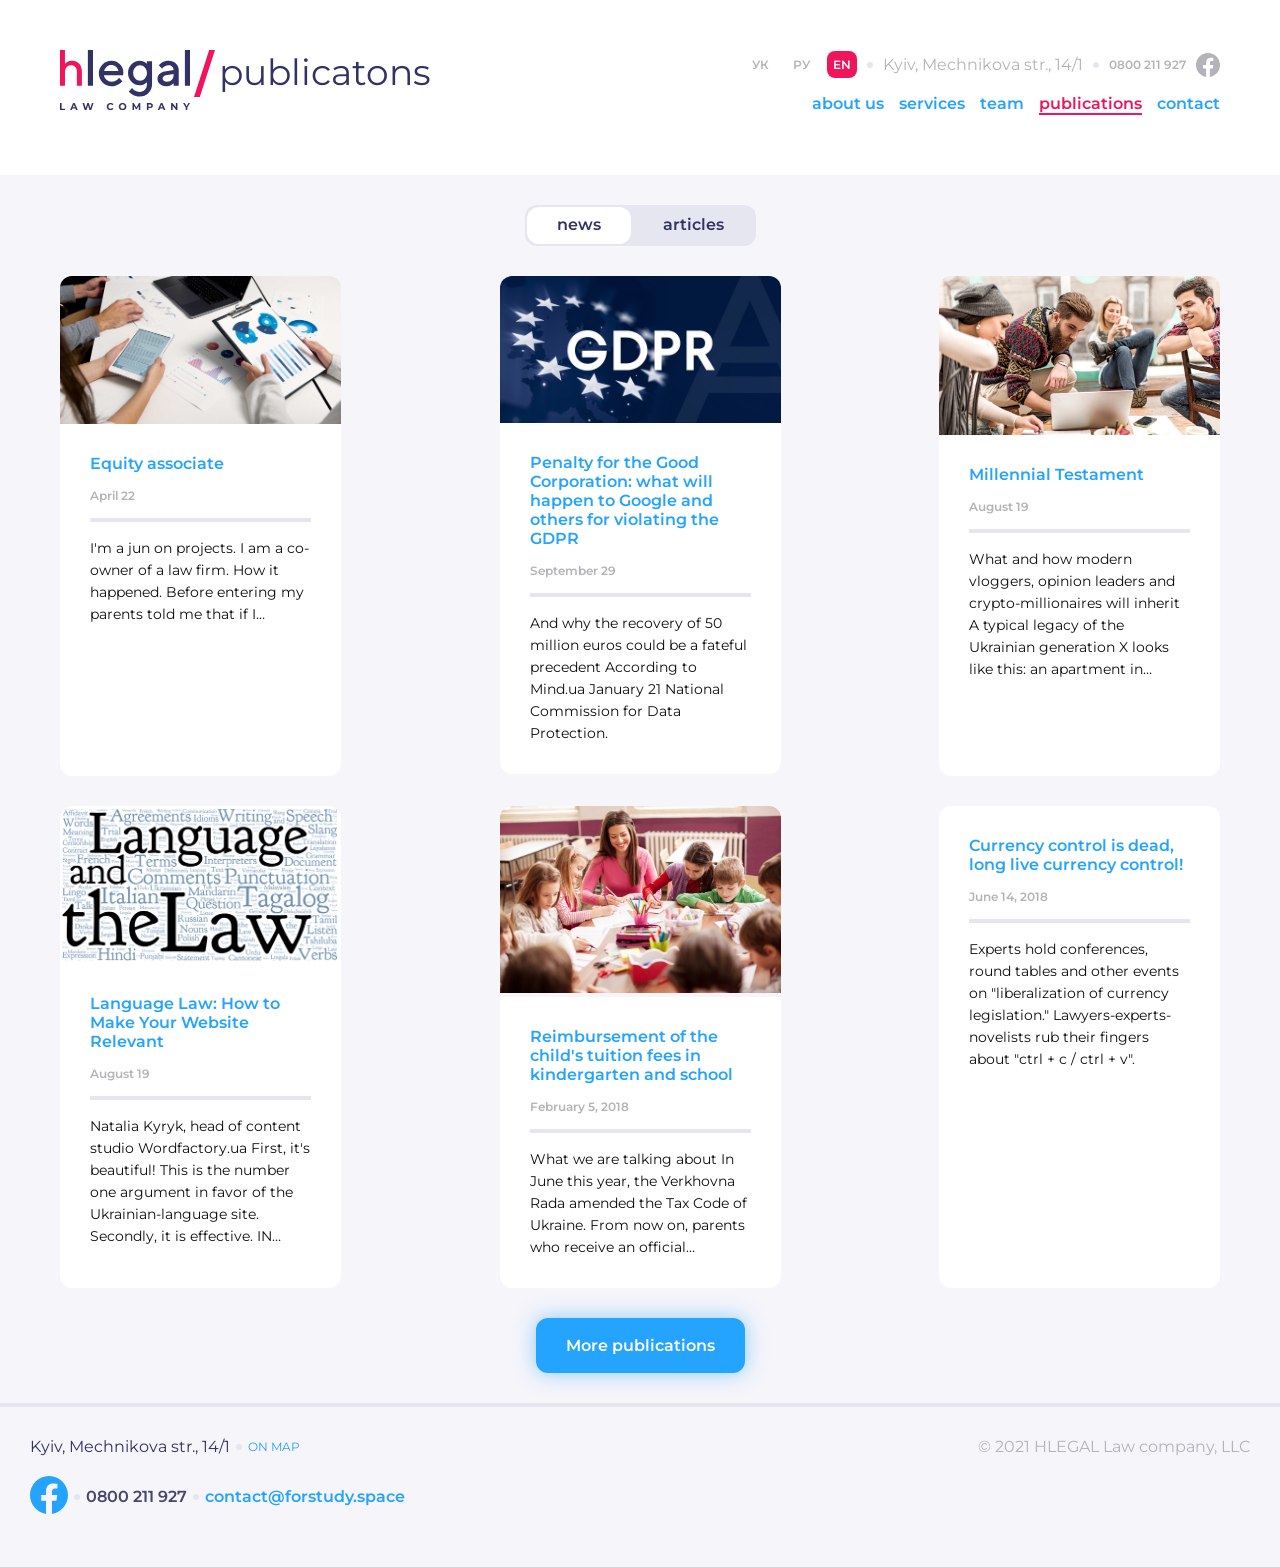
<file: html/publications.html>
<!doctype html>
<html lang="en">
  <head>
    <meta charset="UTF-8" />
    <meta name="viewport" content="width=device-width, initial-scale=1.0" />
    <link rel="stylesheet" href="../style/reset.css" />
    <link rel="stylesheet" href="../style/fonts.css" />
    <link rel="stylesheet" href="../style/publications.css" />
    <title>Publications</title>
  </head>
  <body>
    <header class="container">
      <div class="mobile-sml">
        <div class="contacts">
          <div>
            <button class="language__btn">УК</button>
            <button class="language__btn">РУ</button>
            <button class="language__btn language__btn--active">EN</button>
          </div>
          <img class="contacts__dot" src="../img/Dot separator.svg" />
          <p class="contacts__street">Kyiv, Mechnikova str., 14/1</p>
          <img class="contacts__dot" src="../img/Dot separator.svg" />
          <span class="number">0800 211 927</span>
          <img class="contacts__dot" src="../img/Facebook-Header.svg" />
        </div>
        <div class="burger-menu_hlegal">
          <div class="hlegalsvg">
            <a href="../html/index.html" class="a-logo"
              ><button class="a-logo">
                <img class="logologo" src="../img/logologo.svg" /></button
            ></a>
            <img class="slash" src="../img/Slash.svg" />
            <span class="text-publications">publications</span>
          </div>
          <div class="burger-menu_hlegal__buttons">
            <a href="../html/about.html">
              <button class="burger-menu_hlegal__btn">about us</button>
            </a>
            <a href="../html/services.html"
              ><button class="burger-menu_hlegal__btn">services</button></a
            >
            <a href="../html/team.html"
              ><button class="burger-menu_hlegal__btn">team</button></a
            >
            <a href="../html/publications.html">
              <button class="burger-menu_hlegal__active">
                publications
              </button></a
            >
            <a href="../html/contact.html"
              ><button class="burger-menu_hlegal__btn">contact</button></a
            >
          </div>
          <button class="menu" id="burger">
            <img src="../img/hamburg.svg" class="hamburg" />
          </button>

          <nav class="mobile-menu" id="mobileMenu" aria-hidden="true">
            <div class="menu-card">
              <button class="menu-close" id="menuClose">×</button>

              <ul class="menu-links">
                <li><a href="../html/about.html">about us</a></li>

                <li>
                  <a href="../html/services.html" >services</a>
                </li>

                <li><a href="../html/team.html">team</a></li>

                <li>
                  <a href="../html/publications.html" class="active"> publications </a>
                </li>

                <li><a href="../html/contact.html">contact</a></li>
              </ul>
            </div>
          </nav>
        </div>
      </div>
      <div class="tablet-hd">
        <div class="hlegalsvg">
          <a href="../html/index.html" class="a-logo"
            ><button class="a-logo">
              <img class="logologo" src="../img/logologo.svg" /></button
          ></a>
          <img class="slash" src="../img/Slash.svg" />
          <span class="text-publications">publicatons</span>
        </div>
        <div>
          <div>
            <div class="tablet-hd__btn">
              <button class="language__btn">УК</button>
              <button class="language__btn">РУ</button>
              <button class="language__btn language__btn--active">EN</button>
              <img class="contacts__dot" src="../img/Dot separator.svg" />
              <p class="contacts__street">Kyiv, Mechnikova str., 14/1</p>
              <img class="contacts__dot" src="../img/Dot separator.svg" />
              <span class="number">0800 211 927</span>
              <img class="contacts__dot" src="../img/Facebook-Header.svg" />
            </div>
          </div>
          <div class="burger-menu_hlegal__buttons">
            <a href="../html/about.html">
              <button class="burger-menu_hlegal__btn">about us</button>
            </a>
            <a href="../html/services.html"
              ><button class="burger-menu_hlegal__btn">services</button></a
            >
            <a href="../html/team.html"
              ><button class="burger-menu_hlegal__btn">team</button></a
            >
            <a href="../html/publications.html">
              <button class="burger-menu_hlegal__active">
                publications
              </button></a
            >
            <a href="../html/contact.html"
              ><button class="burger-menu_hlegal__btn">contact</button></a
            >
          </div>
        </div>
      </div>
    </header>
    <article class="publications">
      <div class="swap">
        <div class="swap__box">
          <button class="swap__active">news</button>
          <button class="swap__btn">articles</button>
        </div>
      </div>
      <div class="publications__card">
        <div class="publications__first">
          <img src="../img/publicatin1.png" class="publications__image" />
          <div class="publications__text1">
            <p class="publications__text">Equity associate</p>
            <p class="publications__date">April 22</p>
            <p class="publications__info">
              I'm a jun on projects. I am a co-owner of a law firm. How it
              happened. Before entering my parents told me that if I…
            </p>
          </div>
        </div>
        <div class="publications__first">
          <img src="../img/publicatin2.png" class="publications__image" />
          <div class="publications__text2">
            <p class="publications__text">
              Penalty for the Good Corporation: what will happen to Google and
              others for violating the GDPR
            </p>
            <p class="publications__date">September 29</p>
            <p class="publications__info">
              And why the recovery of 50 million euros could be a fateful
              precedent According to Mind.ua January 21 National Commission for
              Data Protection.
            </p>
          </div>
        </div>
        <div class="publications__first">
          <img src="../img/publicatin3.png" class="publications__image" />
          <div class="publications__text3">
            <p class="publications__text">Millennial Testament</p>
            <p class="publications__date">August 19</p>
            <p class="publications__info">
              What and how modern vloggers, opinion leaders and
              crypto-millionaires will inherit A typical legacy of the Ukrainian
              generation X looks like this: an apartment in…
            </p>
          </div>
        </div>
        <div class="publications__first">
          <img src="../img/publicatin4.png" class="publications__image" />
          <div class="publications__text4">
            <p class="publications__text">
              Language Law: How to Make Your Website Relevant
            </p>
            <p class="publications__date">August 19</p>
            <p class="publications__info">
              Natalia Kyryk, head of content studio Wordfactory.ua First, it's
              beautiful! This is the number one argument in favor of the
              Ukrainian-language site. Secondly, it is effective. IN…
            </p>
          </div>
        </div>
        <div class="publicatin__first">
          <img src="../img/publicatin5.png" class="publications__image" />
          <div class="publications__text5">
            <p class="publications__text">
              Reimbursement of the child's tuition fees in kindergarten and
              school
            </p>
            <p class="publications__date">February 5, 2018</p>
            <p class="publications__info">
              What we are talking about In June this year, the Verkhovna Rada
              amended the Tax Code of Ukraine. From now on, parents who receive
              an official…
            </p>
          </div>
        </div>
        <div class="publications__last-card">
          <p class="publications__text">
            Currency control is dead, long live currency control!
          </p>
          <p class="publications__date">June 14, 2018</p>
          <p class="publications__info">
            Experts hold conferences, round tables and other events on
            "liberalization of currency legislation." Lawyers-experts-novelists
            rub their fingers about "ctrl + c / ctrl + v".
          </p>
        </div>
      </div>
      <div class="publications__for-btn">
        <button class="publications__btn">More publications</button>
      </div>
    </article>
    <footer class="information">
      <div>
        <div class="information__footer">
          <p class="information__street">Kyiv, Mechnikova str., 14/1</p>
          <img src="../img/Dot separator.svg" class="img-dot" />
          <p class="information__map">On map</p>
        </div>
        <div class="information__footer">
          <button class="information__facebook">
            <svg
              xmlns="http://www.w3.org/2000/svg"
              width="38"
              height="38"
              viewBox="0 0 38 38"
              fill="none"
            >
              <g clip-path="url(#clip0_189579_3277)">
                <path
                  d="M38 19.1161C38 8.55857 29.4934 0 19 0C8.50658 0 0 8.55857 0 19.1161C0 28.6575 6.94803 36.5659 16.0312 38V24.6419H11.207V19.1161H16.0312V14.9046C16.0312 10.1136 18.8678 7.46723 23.2078 7.46723C25.2866 7.46723 27.4609 7.84059 27.4609 7.84059V12.545H25.0651C22.7048 12.545 21.9688 14.0185 21.9688 15.5302V19.1161H27.2383L26.3959 24.6419H21.9688V38C31.052 36.5659 38 28.6575 38 19.1161Z"
                  fill="#24A3FF"
                />
              </g>
              <defs>
                <clipPath id="clip0_189579_3277">
                  <rect width="38" height="38" fill="white" />
                </clipPath>
              </defs>
            </svg>
          </button>
          <img src="../img/Dot separator.svg" class="img-dot" />
          <p class="information__phone">0800 211 927</p>
          <img src="../img/Dot separator.svg" class="img-dot" />
          <p class="information__email">contact@forstudy.space</p>
        </div>
      </div>
      <p class="information__hlegal">© 2021 HLEGAL Law company, LLC</p>
    </footer>
    <script src="../script.js"></script>
  </body>
</html>
</file>
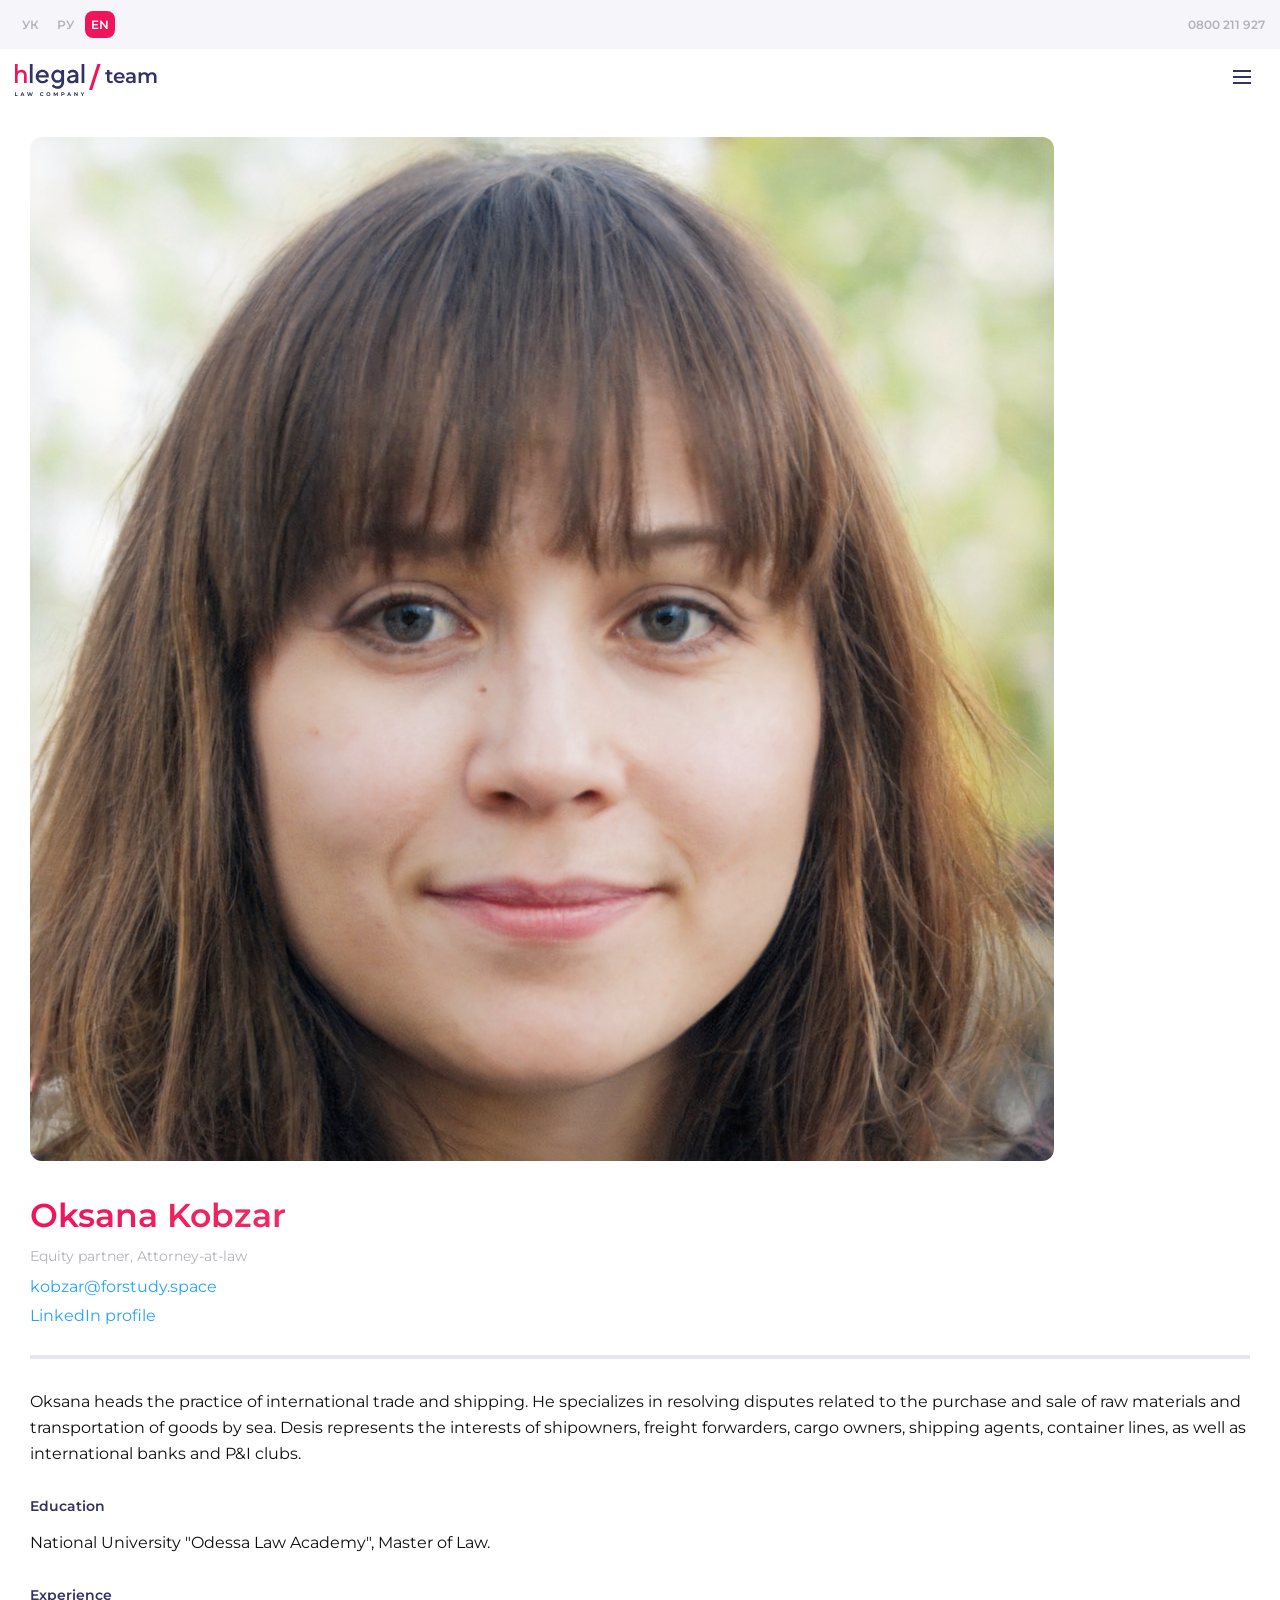
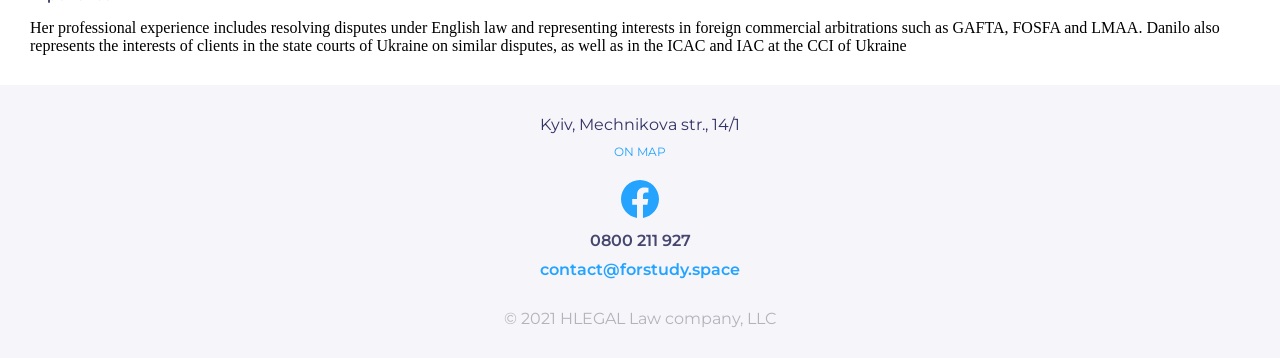
<file: html/team-entry.html>
<!doctype html>
<html lang="en">
  <head>
    <meta charset="UTF-8" />
    <meta name="viewport" content="width=device-width, initial-scale=1.0" />
    <link rel="stylesheet" href="../style/reset.css" />
    <link rel="stylesheet" href="../style/fonts.css" />
    <link rel="stylesheet" href="../style/team-entry.css" />
    <title>Team-entry</title>
  </head>
  <body>
    <header class="container">
      <div class="contacts">
        <div>
          <button class="language__btn">УК</button>
          <button class="language__btn">РУ</button>
          <button class="language__btn language__btn--active">EN</button>
        </div>
        <span class="number">0800 211 927</span>
      </div>
      <div class="burger-menu_hlegal">
        <div class="hlegalsvg">
          <svg
            xmlns="http://www.w3.org/2000/svg"
            width="70"
            height="33"
            viewBox="0 0 70 33"
            fill="none"
          >
            <path
              d="M2.64358 0H0V19.0926H2.64358V12.0094C2.64358 10.8111 2.94164 9.86583 3.53774 9.20012C4.13384 8.53441 4.95024 8.18824 5.96102 8.18824C6.82926 8.18824 7.55495 8.50778 8.13809 9.12024C8.72124 9.74601 9.01929 10.5315 9.01929 11.4769V19.1059H11.6758V11.4769C11.6758 9.71938 11.1964 8.3347 10.2374 7.29619C9.27846 6.25768 8.02146 5.73843 6.49233 5.73843C6.05173 5.73843 5.61114 5.79168 5.1835 5.91151C4.7429 6.03134 4.39301 6.16448 4.10792 6.31094C3.82283 6.45739 3.5507 6.61717 3.30448 6.80356C3.05826 6.98996 2.8898 7.12311 2.81205 7.20299C2.7343 7.28288 2.6695 7.33613 2.64358 7.37608V0Z"
              fill="#F0145A"
            />
            <path d="M17.5856 0H14.8604V19.0767H17.5856V0Z" fill="#323264" />
            <path
              d="M33.6598 13.4896L33.796 12.127C33.796 10.3011 33.1965 8.77493 31.9701 7.54857C30.7438 6.32221 29.2176 5.72266 27.3917 5.72266C25.5658 5.72266 23.9851 6.37672 22.677 7.68483C21.3689 8.99295 20.7148 10.5463 20.7148 12.3995C20.7148 14.3072 21.3962 15.9423 22.7315 17.305C24.0669 18.6676 25.6748 19.3489 27.528 19.3489C28.2365 19.3489 28.8906 19.2399 29.5446 19.0491C30.1987 18.8311 30.7438 18.6131 31.1253 18.3951C31.5341 18.1498 31.9429 17.8773 32.2971 17.5775C32.6514 17.2777 32.8967 17.0597 33.0057 16.9234C33.1147 16.7872 33.1965 16.7054 33.251 16.6236L31.4796 14.8522L31.0708 15.37C30.7983 15.6971 30.335 16.0241 29.6809 16.3784C28.9996 16.7327 28.291 16.8962 27.528 16.8962C26.4651 16.8962 25.5658 16.5691 24.8027 15.8878C24.0396 15.2065 23.5764 14.4162 23.4401 13.4896H33.6598ZM27.3917 8.03912C28.4 8.03912 29.2176 8.33889 29.8989 8.9112C30.553 9.51075 30.9618 10.2466 31.1253 11.1732H23.5491C23.7944 10.2466 24.2304 9.51075 24.9117 8.9112C25.5658 8.33889 26.4106 8.03912 27.3917 8.03912Z"
              fill="#323264"
            />
            <path
              d="M46.3695 18.286C46.3695 19.4852 46.0153 20.4662 45.2794 21.2293C44.5709 21.9651 43.6715 22.3467 42.5542 22.3467C42.0637 22.3467 41.5731 22.2649 41.1098 22.1286C40.6465 21.9924 40.2922 21.8289 39.9925 21.6381C39.6927 21.4473 39.4202 21.2566 39.1476 21.0113C38.9024 20.766 38.7389 20.6025 38.6571 20.5207C38.5753 20.439 38.5208 20.3572 38.4663 20.3027L36.6949 22.0741L36.9129 22.3467C37.0492 22.5374 37.2945 22.7827 37.6215 23.0552C37.9485 23.3005 38.3301 23.573 38.7661 23.8455C39.2021 24.0908 39.7472 24.3088 40.4285 24.4996C41.1098 24.6904 41.8184 24.7994 42.5542 24.7994C44.4074 24.7994 45.9335 24.1726 47.2144 22.919C48.468 21.6381 49.0948 20.112 49.0948 18.2588V5.99518H46.3695V7.3578L45.9062 6.94902C45.6065 6.67649 45.1432 6.40397 44.4891 6.13144C43.8351 5.85892 43.1265 5.72266 42.4179 5.72266C40.7555 5.72266 39.3384 6.34946 38.112 7.63033C36.8857 8.9112 36.2861 10.4373 36.2861 12.2632C36.2861 14.0892 36.8857 15.6153 38.112 16.8962C39.3384 18.177 40.7555 18.8038 42.4179 18.8038C42.8812 18.8038 43.3173 18.7493 43.7806 18.6403C44.2166 18.5041 44.5709 18.3678 44.8707 18.2315C45.1704 18.0953 45.443 17.9318 45.6882 17.741C45.9335 17.5502 46.1243 17.414 46.1788 17.3595L46.3695 17.1687V18.286ZM39.0114 12.2632C39.0114 11.1186 39.3657 10.1648 40.1015 9.37449C40.8373 8.58416 41.7094 8.17538 42.6905 8.17538C43.6715 8.17538 44.5436 8.58416 45.2794 9.37449C45.988 10.1648 46.3695 11.1186 46.3695 12.2632C46.3695 13.4079 45.988 14.3617 45.2794 15.152C44.5436 15.9423 43.6715 16.3511 42.6905 16.3511C41.7094 16.3511 40.8373 15.9423 40.1015 15.152C39.3657 14.3617 39.0114 13.4079 39.0114 12.2632Z"
              fill="#323264"
            />
            <path
              d="M63.3195 19.0764V10.6281C63.3195 9.23823 62.8017 8.06637 61.7934 7.13979C60.7851 6.18595 59.4769 5.72266 57.869 5.72266C57.2422 5.72266 56.6154 5.80441 56.0159 5.96793C55.4163 6.1587 54.9258 6.34946 54.5715 6.56748C54.2172 6.7855 53.8629 7.03078 53.5359 7.33055C53.2089 7.60308 53.0181 7.79384 52.9091 7.90285C52.8273 8.01186 52.7456 8.09362 52.6911 8.17538L54.4625 9.94679L54.8168 9.4835C55.0348 9.18372 55.4163 8.9112 55.9886 8.61142C56.5609 8.31164 57.1877 8.17538 57.869 8.17538C58.6594 8.17538 59.3134 8.42065 59.8312 8.88394C60.349 9.34724 60.5943 9.94679 60.5943 10.6281L55.8251 11.4457C54.6533 11.6364 53.6994 12.0997 53.0454 12.8356C52.364 13.5714 52.0098 14.4707 52.0098 15.5335C52.0098 16.5419 52.4458 17.414 53.3179 18.177C54.2172 18.9674 55.3073 19.3489 56.6427 19.3489C57.106 19.3489 57.542 19.2944 57.9781 19.1581C58.4413 19.0491 58.7956 18.9129 59.0954 18.7766C59.3952 18.6403 59.6677 18.4768 59.913 18.286C60.1583 18.0953 60.3218 17.959 60.4308 17.9045C60.5125 17.8228 60.567 17.741 60.5943 17.7137V19.0764H63.3195ZM57.0515 16.8962C56.3429 16.8962 55.7706 16.7327 55.3618 16.4056C54.9258 16.0786 54.735 15.6971 54.735 15.261C54.735 14.7977 54.8713 14.3889 55.1711 14.0892C55.4708 13.7894 55.8796 13.5714 56.3702 13.4896L60.5943 12.8083V13.0808C60.5943 14.3072 60.2945 15.2338 59.6677 15.9151C59.0409 16.5691 58.1688 16.8962 57.0515 16.8962Z"
              fill="#323264"
            />
            <path d="M69.3337 0H66.6084V19.0767H69.3337V0Z" fill="#323264" />
            <path
              d="M0 28.3298H0.852878V31.3201H2.70078V32.0151H0V28.3298Z"
              fill="#323264"
            />
            <path
              d="M8.26752 31.2254H6.5565L6.23009 32.0151H5.35615L6.99873 28.3298H7.84108L9.48893 32.0151H8.59393L8.26752 31.2254ZM7.99902 30.5778L7.41464 29.1669L6.83026 30.5778H7.99902Z"
              fill="#323264"
            />
            <path
              d="M17.8731 28.3298L16.6675 32.0151H15.7515L14.9407 29.5196L14.1036 32.0151H13.1928L11.982 28.3298H12.8664L13.6982 30.92L14.5669 28.3298H15.3566L16.199 30.9411L17.0571 28.3298H17.8731Z"
              fill="#323264"
            />
            <path
              d="M26.9457 32.0782C26.5702 32.0782 26.2297 31.9975 25.9244 31.8361C25.6225 31.6711 25.3838 31.4447 25.2084 31.1569C25.0364 30.8656 24.9504 30.5374 24.9504 30.1724C24.9504 29.8074 25.0364 29.481 25.2084 29.1932C25.3838 28.9019 25.6225 28.6755 25.9244 28.514C26.2297 28.3491 26.5719 28.2666 26.951 28.2666C27.2704 28.2666 27.5582 28.3228 27.8144 28.4351C28.0741 28.5474 28.2917 28.7088 28.4672 28.9194L27.9197 29.4248C27.6705 29.137 27.3616 28.9931 26.9931 28.9931C26.7649 28.9931 26.5614 29.044 26.3824 29.1458C26.2034 29.2441 26.063 29.3827 25.9612 29.5617C25.8629 29.7407 25.8138 29.9443 25.8138 30.1724C25.8138 30.4006 25.8629 30.6041 25.9612 30.7831C26.063 30.9621 26.2034 31.1025 26.3824 31.2043C26.5614 31.3026 26.7649 31.3517 26.9931 31.3517C27.3616 31.3517 27.6705 31.206 27.9197 30.9147L28.4672 31.4201C28.2917 31.6342 28.0741 31.7974 27.8144 31.9098C27.5547 32.0221 27.2651 32.0782 26.9457 32.0782Z"
              fill="#323264"
            />
            <path
              d="M33.3831 32.0782C33.0005 32.0782 32.6548 31.9958 32.3459 31.8308C32.0406 31.6658 31.8002 31.4394 31.6247 31.1516C31.4527 30.8603 31.3667 30.5339 31.3667 30.1724C31.3667 29.8109 31.4527 29.4863 31.6247 29.1985C31.8002 28.9071 32.0406 28.679 32.3459 28.514C32.6548 28.3491 33.0005 28.2666 33.3831 28.2666C33.7657 28.2666 34.1096 28.3491 34.415 28.514C34.7203 28.679 34.9607 28.9071 35.1362 29.1985C35.3117 29.4863 35.3995 29.8109 35.3995 30.1724C35.3995 30.5339 35.3117 30.8603 35.1362 31.1516C34.9607 31.4394 34.7203 31.6658 34.415 31.8308C34.1096 31.9958 33.7657 32.0782 33.3831 32.0782ZM33.3831 31.3517C33.6007 31.3517 33.7972 31.3026 33.9727 31.2043C34.1482 31.1025 34.2851 30.9621 34.3834 30.7831C34.4852 30.6041 34.5361 30.4006 34.5361 30.1724C34.5361 29.9443 34.4852 29.7407 34.3834 29.5617C34.2851 29.3827 34.1482 29.2441 33.9727 29.1458C33.7972 29.044 33.6007 28.9931 33.3831 28.9931C33.1655 28.9931 32.9689 29.044 32.7934 29.1458C32.618 29.2441 32.4793 29.3827 32.3775 29.5617C32.2793 29.7407 32.2301 29.9443 32.2301 30.1724C32.2301 30.4006 32.2793 30.6041 32.3775 30.7831C32.4793 30.9621 32.618 31.1025 32.7934 31.2043C32.9689 31.3026 33.1655 31.3517 33.3831 31.3517Z"
              fill="#323264"
            />
            <path
              d="M42.0264 32.0151L42.0211 29.8039L40.9366 31.6255H40.5523L39.473 29.8513V32.0151H38.6728V28.3298H39.3782L40.7576 30.6199L42.1159 28.3298H42.8161L42.8266 32.0151H42.0264Z"
              fill="#323264"
            />
            <path
              d="M47.9285 28.3298C48.2549 28.3298 48.5374 28.3842 48.7761 28.493C49.0183 28.6018 49.2043 28.7562 49.3342 28.9563C49.464 29.1563 49.529 29.3932 49.529 29.667C49.529 29.9373 49.464 30.1742 49.3342 30.3777C49.2043 30.5778 49.0183 30.7322 48.7761 30.841C48.5374 30.9463 48.2549 30.999 47.9285 30.999H47.1862V32.0151H46.3333V28.3298H47.9285ZM47.8811 30.304C48.1373 30.304 48.3321 30.2496 48.4655 30.1408C48.5989 30.0285 48.6656 29.8706 48.6656 29.667C48.6656 29.4599 48.5989 29.302 48.4655 29.1932C48.3321 29.0809 48.1373 29.0247 47.8811 29.0247H47.1862V30.304H47.8811Z"
              fill="#323264"
            />
            <path
              d="M55.0121 31.2254H53.3011L52.9747 32.0151H52.1008L53.7433 28.3298H54.5857L56.2335 32.0151H55.3385L55.0121 31.2254ZM54.7436 30.5778L54.1592 29.1669L53.5749 30.5778H54.7436Z"
              fill="#323264"
            />
            <path
              d="M62.6281 28.3298V32.0151H61.9279L60.0906 29.7776V32.0151H59.2482V28.3298H59.9537L61.7858 30.5673V28.3298H62.6281Z"
              fill="#323264"
            />
            <path
              d="M67.9013 30.7094V32.0151H67.0485V30.6989L65.6217 28.3298H66.5273L67.5117 29.9671L68.4963 28.3298H69.3333L67.9013 30.7094Z"
              fill="#323264"
            />
          </svg>
          <svg
            xmlns="http://www.w3.org/2000/svg"
            width="12"
            height="26"
            viewBox="0 0 12 26"
            fill="none"
          >
            <path
              fill-rule="evenodd"
              clip-rule="evenodd"
              d="M8.39478 0H11.617L3.22224 26H0L8.39478 0Z"
              fill="#F0145A"
            />
          </svg>
          <span class="text-team">team</span>
        </div>
        <button class="menu">
          <svg
            xmlns="http://www.w3.org/2000/svg"
            width="32"
            height="32"
            viewBox="0 0 32 32"
            fill="none"
          >
            <path d="M7 10H25" stroke="#323264" stroke-width="2" />
            <path d="M7 16H25" stroke="#323264" stroke-width="2" />
            <path d="M7 22H25" stroke="#323264" stroke-width="2" />
          </svg>
        </button>
      </div>
    </header>
    <article class="content">
      <section class="content__card">
        <img src="../img/team3.png" class="content__image" />
        <p class="content__name">Oksana Kobzar</p>
        <p class="content__role">Equity partner, Attorney-at-law</p>
        <p class="content__email">kobzar@forstudy.space</p>
        <a href="" class="content__link">LinkedIn profile</a>
      </section>
      <section class="content-text">
        <p class="content-text__about">
          Oksana heads the practice of international trade and shipping. He
          specializes in resolving disputes related to the purchase and sale of
          raw materials and transportation of goods by sea. Desis represents the
          interests of shipowners, freight forwarders, cargo owners, shipping
          agents, container lines, as well as international banks and P&I clubs.
        </p>
        <p class="content-text__education">Education</p>
        <p class="content-text__university">
          National University "Odessa Law Academy", Master of Law.
        </p>
        <p class="content-text__education">Experience</p>
        <p class="content-text__experience">
          Her professional experience includes resolving disputes under English
          law and representing interests in foreign commercial arbitrations such
          as GAFTA, FOSFA and LMAA. Danilo also represents the interests of
          clients in the state courts of Ukraine on similar disputes, as well as
          in the ICAC and IAC at the CCI of Ukraine
        </p>
      </section>
    </article>
    <footer class="information">
      <p class="information__street">Kyiv, Mechnikova str., 14/1</p>
      <p class="information__map">On map</p>
      <button class="information__facebook">
        <svg
          xmlns="http://www.w3.org/2000/svg"
          width="38"
          height="38"
          viewBox="0 0 38 38"
          fill="none"
        >
          <g clip-path="url(#clip0_189579_3277)">
            <path
              d="M38 19.1161C38 8.55857 29.4934 0 19 0C8.50658 0 0 8.55857 0 19.1161C0 28.6575 6.94803 36.5659 16.0312 38V24.6419H11.207V19.1161H16.0312V14.9046C16.0312 10.1136 18.8678 7.46723 23.2078 7.46723C25.2866 7.46723 27.4609 7.84059 27.4609 7.84059V12.545H25.0651C22.7048 12.545 21.9688 14.0185 21.9688 15.5302V19.1161H27.2383L26.3959 24.6419H21.9688V38C31.052 36.5659 38 28.6575 38 19.1161Z"
              fill="#24A3FF"
            />
          </g>
          <defs>
            <clipPath id="clip0_189579_3277">
              <rect width="38" height="38" fill="white" />
            </clipPath>
          </defs>
        </svg>
      </button>
      <p class="information__phone">0800 211 927</p>
      <p class="information__email">contact@forstudy.space</p>
      <p class="information__hlegal">© 2021 HLEGAL Law company, LLC</p>
    </footer>
  </body>
</html>
</file>
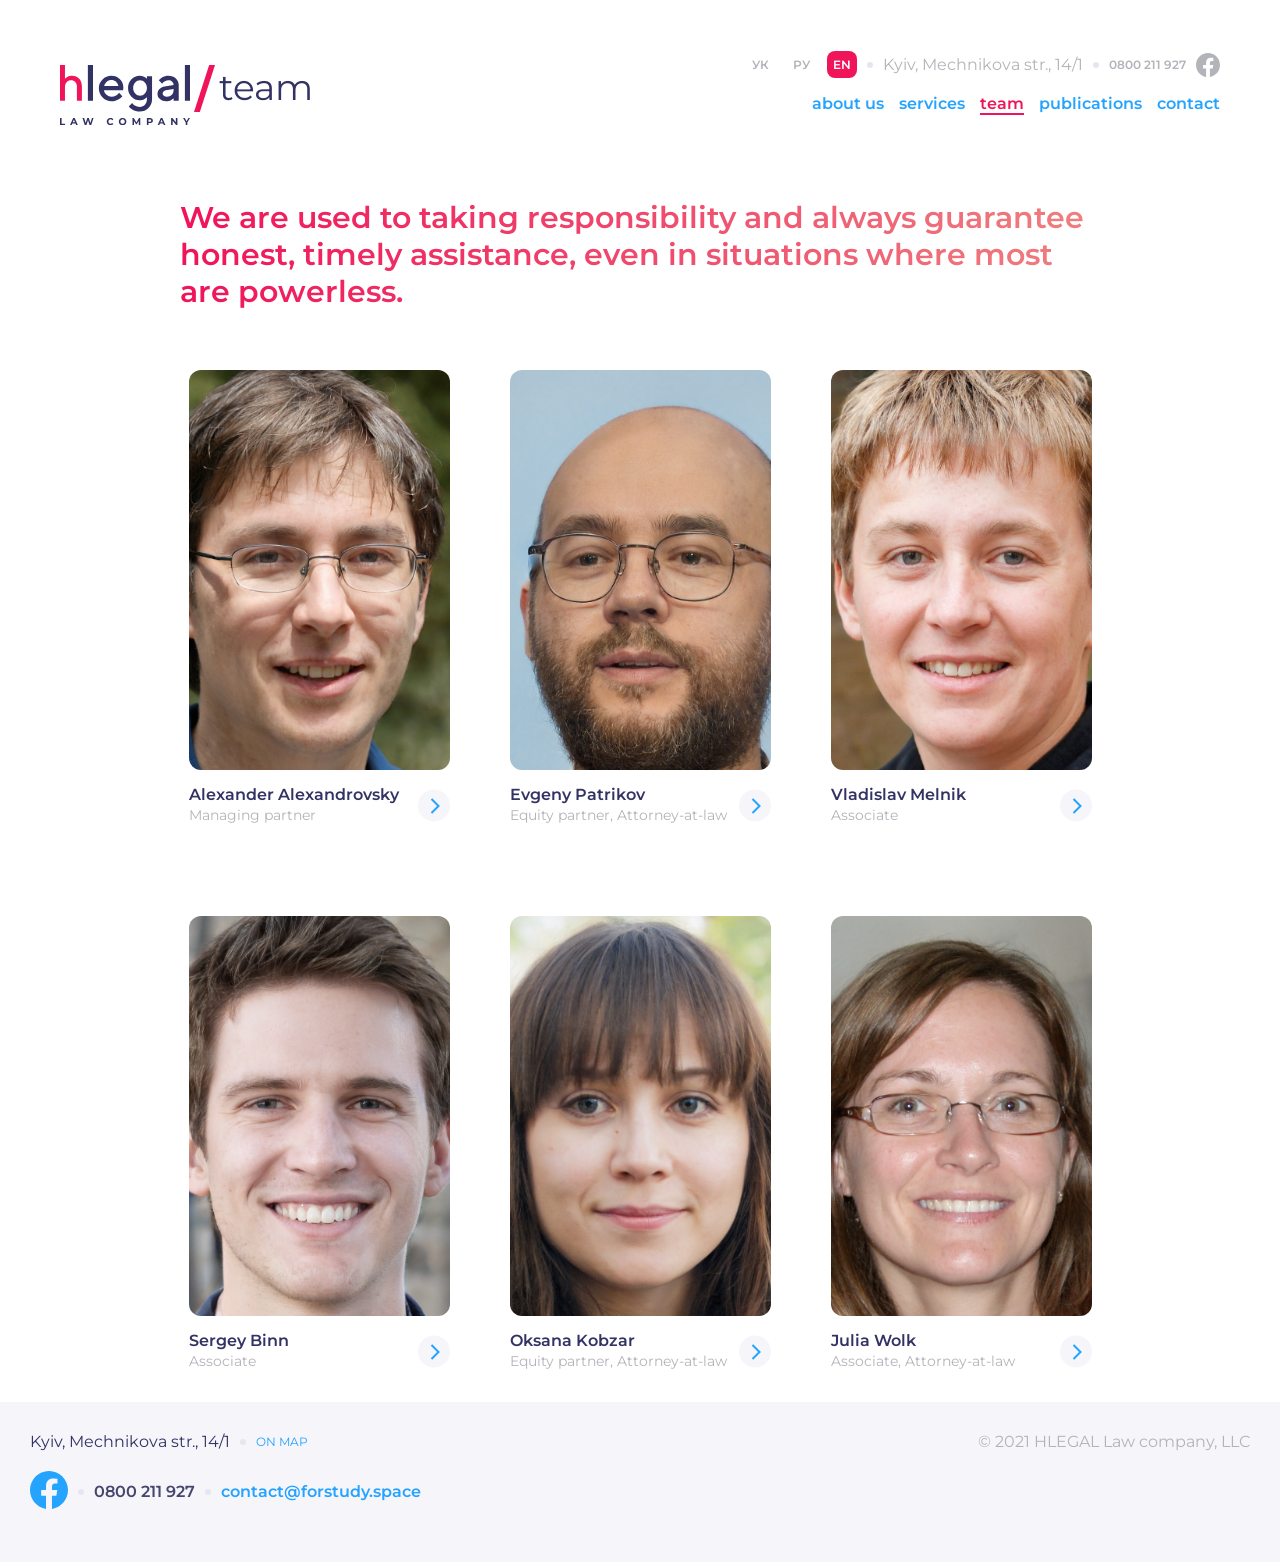
<file: html/team.html>
<!doctype html>
<html lang="en">
  <head>
    <meta charset="UTF-8" />
    <meta name="viewport" content="width=device-width, initial-scale=1.0" />
    <link rel="stylesheet" href="../style/reset.css" />
    <link rel="stylesheet" href="../style/fonts.css" />
    <link rel="stylesheet" href="../style/team.css" />
    <title>Team</title>
  </head>
  <body>
    <div class="container">
      <div class="mobile-sml">
        <div class="contacts">
          <div>
            <button class="language__btn">УК</button>
            <button class="language__btn">РУ</button>
            <button class="language__btn language__btn--active">EN</button>
          </div>
          <img class="contacts__dot" src="../img/Dot separator.svg" />
          <p class="contacts__street">Kyiv, Mechnikova str., 14/1</p>
          <img class="contacts__dot" src="../img/Dot separator.svg" />
          <span class="number">0800 211 927</span>
          <img class="contacts__dot" src="../img/Facebook-Header.svg" />
        </div>
        <div class="burger-menu_hlegal">
          <div class="hlegalsvg">
            <a href="../html/index.html" class="a-logo"
              ><button class="a-logo">
                <img class="logologo" src="../img/logologo.svg" /></button
            ></a>
            <img class="slash" src="../img/Slash.svg" />
            <span class="text-team">team</span>
          </div>
          <div class="burger-menu_hlegal__buttons">
            <a href="../html/about.html">
              <button class="burger-menu_hlegal__active">about us</button>
            </a>
            <a href="../html/services.html"
              ><button class="burger-menu_hlegal__btn">services</button></a
            >
            <a href="../html/team.html"
              ><button class="burger-menu_hlegal__btn">team</button></a
            >
            <a href="../html/publications.html">
              <button class="burger-menu_hlegal__btn">publications</button></a
            >
            <a href="../html/contact.html"
              ><button class="burger-menu_hlegal__btn">contact</button></a
            >
          </div>
          <button class="menu" id="burger">
            <img src="../img/hamburg.svg" class="hamburg" />
          </button>

          <nav class="mobile-menu" id="mobileMenu" aria-hidden="true">
            <div class="menu-card">
              <button class="menu-close" id="menuClose">×</button>

              <ul class="menu-links">
                <li><a href="../html/about.html">about us</a></li>

                <li>
                  <a href="../html/services.html">services</a>
                </li>

                <li><a href="../html/team.html" class="active">team</a></li>

                <li>
                  <a href="../html/publications.html"> publications </a>
                </li>

                <li><a href="../html/contact.html">contact</a></li>
              </ul>
            </div>
          </nav>
        </div>
      </div>
      <div class="tablet-hd">
        <div class="hlegalsvg">
          <a href="../html/index.html" class="a-logo"
            ><button class="a-logo">
              <img class="logologo" src="../img/logologo.svg" /></button
          ></a>
          <img class="slash" src="../img/Slash.svg" />
          <span class="text-team">team</span>
        </div>
        <div>
          <div>
            <div class="tablet-hd__btn">
              <button class="language__btn">УК</button>
              <button class="language__btn">РУ</button>
              <button class="language__btn language__btn--active">EN</button>
              <img class="contacts__dot" src="../img/Dot separator.svg" />
              <p class="contacts__street">Kyiv, Mechnikova str., 14/1</p>
              <img class="contacts__dot" src="../img/Dot separator.svg" />
              <span class="number">0800 211 927</span>
              <img class="contacts__dot" src="../img/Facebook-Header.svg" />
            </div>
          </div>
          <div class="burger-menu_hlegal__buttons">
            <a href="../html/about.html">
              <button class="burger-menu_hlegal__btn">about us</button>
            </a>
            <a href="../html/services.html"
              ><button class="burger-menu_hlegal__btn">services</button></a
            >
            <a href="../html/team.html"
              ><button class="burger-menu_hlegal__active">team</button></a
            >
            <a href="../html/publications.html">
              <button class="burger-menu_hlegal__btn">publications</button></a
            >
            <a href="../html/contact.html"
              ><button class="burger-menu_hlegal__btn">contact</button></a
            >
          </div>
        </div>
      </div>
      <div class="responsibility">
        <p class="gradient">
          We are used to taking responsibility and always guarantee honest,
          timely assistance, even in situations where most are powerless.
        </p>
      </div>
      <div class="team-info">
        <div class="team-card">
          <img src="../img/team2.png" class="team-card__image" />
          <div class="team-card__content">
            <div class="team-card__text">
              <p class="team-card__name">Alexander Alexandrovsky</p>
              <p class="team-card__role">Managing partner</p>
            </div>
            <button class="team-card__more">
              <img src="../img/more1.svg" class="team-card__more" />
            </button>
          </div>
        </div>
        <div class="team-card">
          <img src="../img/team4.png" class="team-card__image" />
          <div class="team-card__content">
            <div class="team-card__text">
              <p class="team-card__name">Evgeny Patrikov</p>
              <p class="team-card__role">Equity partner, Attorney-at-law</p>
            </div>
            <button class="team-card__more">
              <img src="../img/more1.svg" class="team-card__more" />
            </button>
          </div>
        </div>
        <div class="team-card">
          <img src="../img/team6.png" class="team-card__image" />
          <div class="team-card__content">
            <div class="team-card__text">
              <p class="team-card__name">Vladislav Melnik</p>
              <p class="team-card__role">Associate</p>
            </div>
            <button class="team-card__more">
              <img src="../img/more1.svg" class="team-card__more" />
            </button>
          </div>
        </div>
        <div class="team-card">
          <img src="../img/team1.png" class="team-card__image" />
          <div class="team-card__content">
            <div class="team-card__text">
              <p class="team-card__name">Sergey Binn</p>
              <p class="team-card__role">Associate</p>
            </div>
            <button class="team-card__more">
              <img src="../img/more1.svg" class="team-card__more" />
            </button>
          </div>
        </div>
        <div class="team-card">
          <img src="../img/team3.png" class="team-card__image" />
          <div class="team-card__content">
            <div class="team-card__text">
              <p class="team-card__name">Oksana Kobzar</p>
              <p class="team-card__role">Equity partner, Attorney-at-law</p>
            </div>
            <button class="team-card__more">
              <img src="../img/more1.svg" class="team-card__more" />
            </button>
          </div>
        </div>
        <div class="team-card">
          <img src="../img/team5.png" class="team-card__image" />
          <div class="team-card__content">
            <div class="team-card__text">
              <p class="team-card__name">Julia Wolk</p>
              <p class="team-card__role">Associate, Attorney-at-law</p>
            </div>
            <button class="team-card__more">
              <img src="../img/more1.svg" class="team-card__more" />
            </button>
          </div>
        </div>
      </div>
      <footer class="information">
        <div>
          <div class="information__footer">
            <p class="information__street">Kyiv, Mechnikova str., 14/1</p>
            <img src="../img/Dot separator.svg" class="img-dot" />
            <p class="information__map">On map</p>
          </div>
          <div class="information__footer">
            <button class="information__facebook">
              <svg
                xmlns="http://www.w3.org/2000/svg"
                width="38"
                height="38"
                viewBox="0 0 38 38"
                fill="none"
              >
                <g clip-path="url(#clip0_189579_3277)">
                  <path
                    d="M38 19.1161C38 8.55857 29.4934 0 19 0C8.50658 0 0 8.55857 0 19.1161C0 28.6575 6.94803 36.5659 16.0312 38V24.6419H11.207V19.1161H16.0312V14.9046C16.0312 10.1136 18.8678 7.46723 23.2078 7.46723C25.2866 7.46723 27.4609 7.84059 27.4609 7.84059V12.545H25.0651C22.7048 12.545 21.9688 14.0185 21.9688 15.5302V19.1161H27.2383L26.3959 24.6419H21.9688V38C31.052 36.5659 38 28.6575 38 19.1161Z"
                    fill="#24A3FF"
                  />
                </g>
                <defs>
                  <clipPath id="clip0_189579_3277">
                    <rect width="38" height="38" fill="white" />
                  </clipPath>
                </defs>
              </svg>
            </button>
            <img src="../img/Dot separator.svg" class="img-dot" />
            <p class="information__phone">0800 211 927</p>
            <img src="../img/Dot separator.svg" class="img-dot" />
            <p class="information__email">contact@forstudy.space</p>
          </div>
        </div>
        <p class="information__hlegal">© 2021 HLEGAL Law company, LLC</p>
      </footer>
    </div>
    <script src="../script.js"></script>
  </body>
</html>
</file>
<file: style/fonts.css>
@font-face {
  font-family: "Mont Bold";
  src: url(../fonts/Montserrat-SemiBoldItalic.ttf);
  src: url(../fonts/Montserrat-Bold.ttf);
  src: url(../fonts/Montserrat-ExtraBold.ttf);
  src: url(../fonts/Montserrat-SemiBold.ttf);
}
@font-face {
  font-family: "Mont Regular";
  src: url(../fonts/Montserrat-Regular.ttf);
}/*# sourceMappingURL=fonts.css.map */
</file>
<file: style/index.css>
.language__btn {
  border: none;
  background-color: transparent;
  padding: 7px;
  border-radius: 8px;
  font-family: "Mont Bold";
  font-size: 12px;
  line-height: normal;
  color: #fff;
  transition: 0.3s;
  cursor: pointer;
}
.language__btn:hover:not(.language__btn--active):hover {
  background-color: rgba(255, 255, 255, 0.2509803922);
}
.language__btn--active {
  font-family: "Mont Bold";
  font-size: 12px;
  line-height: normal;
  color: #fff;
  padding: 6px;
  border-radius: 8px;
  background: #f0145a;
  border: none;
}

.a-logo {
  background-color: transparent;
  border: none;
  cursor: pointer;
}

.logologo {
  width: 70px;
}

.slash {
  width: 11px;
}

.tablet-hd {
  display: none;
}

.number {
  display: flex;
  align-items: center;
  justify-content: normal;
  flex-direction: row;
  flex-wrap: nowrap;
  gap: 0;
  font-family: "Mont Bold";
  font-size: 12px;
  line-height: normal;
  color: #fff;
}

.burger-menu_hlegal {
  display: flex;
  align-items: normal;
  justify-content: space-between;
  flex-direction: row;
  flex-wrap: nowrap;
  gap: 0;
  background-color: transparent;
  padding: 0 15px;
}
.burger-menu_hlegal__btn {
  display: none;
  border: none;
  font-family: "Mont Bold";
  font-size: 16px;
  line-height: normal;
  color: #fff;
  background-color: transparent;
  transition: 0.3s;
  cursor: pointer;
}
.burger-menu_hlegal__btn:hover {
  font-family: "Mont Bold";
  font-size: 16px;
  line-height: normal;
  color: #f0145a;
}

.contacts {
  padding: 10px 15px;
  display: flex;
  align-items: normal;
  justify-content: space-between;
  flex-direction: row;
  flex-wrap: nowrap;
  gap: 0;
  background: rgba(245, 245, 250, 0.2);
}
.contacts__facobook-hover {
  display: none;
}
.contacts__street {
  display: none;
  font-family: "Mont Regular";
  font-size: 16px;
  line-height: normal;
  color: #b3b3ba;
}
.contacts__dot {
  display: none;
}

.img-dot {
  display: none;
}

.text-services {
  font-family: "Mont Bold";
  font-size: 20px;
  line-height: normal;
  color: #fff;
}

.hlegalsvg {
  padding: 15px 0 10px 0;
  display: flex;
  align-items: start;
  justify-content: normal;
  flex-direction: row;
  flex-wrap: nowrap;
  gap: 4px;
}

.menu {
  border: none;
  padding: 10px 7px;
  background-color: #323264;
}

.hamburg:active {
  background: rgba(245, 245, 250, 0.2);
  border-radius: 8px;
}

.mobile-menu {
  position: fixed;
  inset: 0;
  display: flex;
  align-items: end;
  justify-content: center;
  flex-direction: row;
  flex-wrap: nowrap;
  gap: 0;
  background: #626297;
  visibility: hidden;
  opacity: 0;
  padding: 0 9px;
  transition: opacity 0.3s ease;
  z-index: 1000;
}

.mobile-menu.open {
  visibility: visible;
  opacity: 1;
}

.menu-card {
  width: 100%;
  max-width: 359px;
  background: #fff;
  border-radius: 12px 12px 0 0;
  padding: 12px;
  position: relative;
}

.menu-close {
  display: block;
  margin-left: auto;
  border: none;
  background: transparent;
  color: #ec6f5d;
  font-size: 32px;
  line-height: 1;
  cursor: pointer;
  margin-bottom: 12px;
}

.menu-links {
  display: flex;
  align-items: normal;
  justify-content: normal;
  flex-direction: column;
  flex-wrap: nowrap;
  gap: 15px;
}

.menu-links li {
  list-style: none;
}

.menu-links a {
  display: block;
  text-align: center;
  padding: 7px 0;
  border-radius: 12px;
  background: #f5f5fa;
  font-family: "Mont Bold";
  font-size: 24px;
  line-height: normal;
  color: #24a3ff;
  text-decoration: none;
}

.menu-links a:hover {
  background: #ededf7;
}

.menu-links a.active {
  font-family: "Mont Bold";
  font-size: 24px;
  line-height: normal;
  color: #f0145a;
}

.background-container {
  background-color: #323264;
  background-image: url(../img/hlogo.png);
  background-repeat: no-repeat;
  background-size: 449px;
  background-position: -37px 0px;
}

.position-content {
  padding: 129px 0 30px 0;
  display: flex;
  align-items: center;
  justify-content: center;
  flex-direction: column;
  flex-wrap: nowrap;
  gap: 80px;
}
.position-content__text {
  font-family: "Mont Bold";
  font-size: 38px;
  line-height: normal;
  color: #fff;
  max-width: 58%;
}
.position-content__btn {
  border: none;
  background-color: transparent;
  transition: 0.3s;
  cursor: pointer;
}

.scrollhover {
  transition: transform 0.3s;
  background-color: transparent;
}
.scrollhover:hover {
  transform: scale(1.1);
  background-color: transparent;
  content: url("../img/pyk.svg");
}

.provaider {
  padding: 30px;
  background-color: #323264;
}

.provaider-ul {
  overflow: auto;
  scrollbar-width: none;
  padding-bottom: 30px;
  display: flex;
  align-items: normal;
  justify-content: normal;
  flex-direction: row;
  flex-wrap: nowrap;
  gap: 30px;
  border-bottom: 4px solid rgba(255, 255, 255, 0.3);
}
.provaider-ul__active {
  font-family: "Mont Bold";
  font-size: 30px;
  line-height: normal;
  color: b;
  background: var(--Gradient-Text-Red-Reversed, linear-gradient(90deg, #ef8080 0.84%, #f0145a 99.96%));
  background-clip: text;
  -webkit-background-clip: text;
  -webkit-text-fill-color: transparent;
}
.provaider-ul__list {
  font-family: "Mont Bold";
  font-size: 30px;
  line-height: normal;
  color: #b3b3ba;
  white-space: nowrap;
  transition: 0.3s;
  cursor: pointer;
}
.provaider-ul__list:hover {
  font-family: "Mont Bold";
  font-size: 30px;
  line-height: normal;
  color: #f0145a;
}
.provaider-ul__h1 {
  font-family: "Mont Bold";
  font-size: 20px;
  line-height: normal;
  color: #fff;
  padding: 30px 0;
}
.provaider-ul__text {
  font-family: "Mont Regular";
  font-size: 19px;
  line-height: 30px;
  color: #fff;
}

.information {
  display: flex;
  align-items: center;
  justify-content: center;
  flex-direction: column;
  flex-wrap: nowrap;
  gap: 0;
  background-color: #f5f5fa;
  border-top: 4px solid #e6e6f0;
  padding: 30px;
}
.information__street {
  font-family: "Mont Regular";
  font-size: 16px;
  line-height: normal;
  color: #323264;
}
.information__map {
  font-family: "Mont Regular";
  font-size: 12px;
  line-height: normal;
  color: #24a3ff;
  text-transform: uppercase;
}
.information__facebook {
  background-color: #f5f5fa;
  border: none;
}
.information__phone {
  font-family: "Mont Bold";
  font-size: 16px;
  line-height: normal;
  color: #46466e;
}
.information__email {
  font-family: "Mont Bold";
  font-size: 16px;
  line-height: normal;
  color: #24a3ff;
}
.information__hlegal {
  font-family: "Mont Regular";
  font-size: 16px;
  line-height: normal;
  color: #b3b3ba;
}
.information__footer {
  display: flex;
  align-items: center;
  justify-content: normal;
  flex-direction: column;
  flex-wrap: nowrap;
  gap: 6px;
  margin-bottom: 20px;
}

.servises-cards {
  display: flex;
  align-items: normal;
  justify-content: normal;
  flex-direction: column;
  flex-wrap: nowrap;
  gap: 30px;
  background: var(--Gradient-Supersoft, linear-gradient(263deg, #323264 11.93%, #323264 57.17%, #643e72 87.46%));
  padding: 60px;
  border-radius: 0 0 12px 12px;
}
.servises-cards__flex {
  display: flex;
  align-items: normal;
  justify-content: normal;
  flex-direction: row;
  flex-wrap: wrap;
  gap: 60px;
}
.servises-cards__all {
  display: flex;
  align-items: start;
  justify-content: normal;
  flex-direction: column;
  flex-wrap: nowrap;
  gap: 0;
  max-width: 294px;
}
.servises-cards__nav {
  font-family: "Mont Bold";
  font-size: 14px;
  line-height: normal;
  color: #24a3ff;
  letter-spacing: 1px;
  text-transform: uppercase;
}
.servises-cards__header {
  font-family: "Mont Bold";
  font-size: 30px;
  line-height: normal;
  color: b;
  background: var(--Gradient-Red-Text, linear-gradient(90deg, #f0145a 0.84%, #ef8080 99.96%));
  background-clip: text;
  -webkit-background-clip: text;
  -webkit-text-fill-color: transparent;
}
.servises-cards__svg {
  padding: 14px;
  border-radius: 24px;
  margin-bottom: 30px;
  background-color: #fff;
}
.servises-cards__text-regular {
  font-family: "Mont Bold";
  font-size: 22px;
  line-height: normal;
  color: #24a3ff;
  margin-bottom: 15px;
  cursor: pointer;
  transition: 0.3s;
}
.servises-cards__text-regular:hover {
  font-family: "Mont Bold";
  font-size: 22px;
  line-height: normal;
  color: #f0145a;
}
.servises-cards__text-basic {
  font-family: "Mont Regular";
  font-size: 16px;
  line-height: 26px;
  color: #fff;
}

.clients__logos {
  display: flex;
  align-items: normal;
  justify-content: center;
  flex-direction: row;
  flex-wrap: wrap;
  gap: 0;
}
.clients__padding1 {
  padding: 36px 20px;
  background-color: #1c4280;
}
.clients__padding2 {
  padding: 44px 28px;
  background-color: #143646;
}
.clients__padding3 {
  padding: 38px 38px 38px 39px;
  background-color: #fd9339;
}
.clients__padding4 {
  padding: 39px 38px;
  background-color: #9e4dc3;
}
.clients__padding5 {
  padding: 38px 41px;
  background-color: #fd9339;
}
.clients__padding6 {
  padding: 36px 34px;
  background-color: #e2e2e4;
}
.clients__padding7 {
  display: block;
  padding: 29px 59px;
  background-color: #c71c36;
}
.clients__padding8 {
  display: block;
  padding: 22px 55px;
  background-color: #dcf3f9;
}
.clients__padding9 {
  display: block;
  padding: 30px 37px;
  background-color: #eaeaea;
}
.clients__padding10 {
  display: block;
  padding: 41px 37px;
  background-color: #282240;
}
.clients__padding11 {
  display: block;
  padding: 37px 34px;
  background-color: #1d4568;
}
.clients__padding12 {
  display: block;
  padding: 13px 52px;
  background-color: #000;
}

.border-radius {
  display: flex;
  align-items: center;
  justify-content: center;
  flex-direction: column;
  flex-wrap: nowrap;
  gap: 0;
}
.border-radius__dark {
  width: 295px;
  height: 10px;
  border-radius: 0 0 12px 12px;
  background: #cacadb;
}
.border-radius__light {
  margin: 0 20px;
  width: 265px;
  height: 10px;
  border-radius: 0 0 12px 12px;
  background: #e7e7f2;
}

.clients {
  display: flex;
  align-items: normal;
  justify-content: normal;
  flex-direction: column;
  flex-wrap: nowrap;
  gap: 0;
}
.clients__text {
  font-family: "Mont Bold";
  font-size: 14px;
  line-height: normal;
  color: #323264;
  display: flex;
  align-items: normal;
  justify-content: center;
  flex-direction: row;
  flex-wrap: nowrap;
  gap: 0;
  margin: 30px 0;
}
.clients__logos {
  display: flex;
  align-items: normal;
  justify-content: center;
  flex-direction: column;
  flex-wrap: nowrap;
  gap: 0;
}
.clients__padding1 {
  display: flex;
  align-items: normal;
  justify-content: center;
  flex-direction: row;
  flex-wrap: nowrap;
  gap: 0;
  padding: 36px 79px;
  background-color: #1c4280;
}
.clients__padding2 {
  display: flex;
  align-items: normal;
  justify-content: center;
  flex-direction: row;
  flex-wrap: nowrap;
  gap: 0;
  padding: 44px 86px;
  background-color: #143646;
}
.clients__padding3 {
  display: flex;
  align-items: normal;
  justify-content: center;
  flex-direction: row;
  flex-wrap: nowrap;
  gap: 0;
  padding: 38px 98px;
  background-color: #fd9339;
}
.clients__padding4 {
  display: flex;
  align-items: normal;
  justify-content: center;
  flex-direction: row;
  flex-wrap: nowrap;
  gap: 0;
  padding: 39px 96px;
  background-color: #9e4dc3;
}
.clients__padding5 {
  display: flex;
  align-items: normal;
  justify-content: center;
  flex-direction: row;
  flex-wrap: nowrap;
  gap: 0;
  padding: 38px 99px;
  background-color: #fd9339;
}
.clients__padding6 {
  display: flex;
  align-items: normal;
  justify-content: center;
  flex-direction: row;
  flex-wrap: nowrap;
  gap: 0;
  padding: 36px 90px;
  background-color: #e2e2e4;
}
.clients__padding7 {
  display: none;
  background-color: #c71c36;
}
.clients__padding8 {
  display: none;
  background-color: #dcf3f9;
}
.clients__padding9 {
  display: none;
  background-color: #eaeaea;
}
.clients__padding10 {
  display: none;
  background-color: #282240;
}
.clients__padding11 {
  display: none;
  background-color: #1d4568;
}
.clients__padding12 {
  display: none;
  background-color: #000;
}

.about-team {
  padding: 0 30px;
  margin-top: 30px;
}
.about-team__image {
  max-width: 100%;
  display: block;
  height: 415px;
  -o-object-fit: cover;
     object-fit: cover;
  border-radius: 12px 12px 0 0;
}
.about-team__text {
  padding: 20px;
  background-color: #f5f5fa;
  border-radius: 0 0 12px 12px;
  margin-bottom: 30px;
}
.about-team__regular {
  margin-bottom: 5px;
  font-family: "Mont Bold";
  font-size: 14px;
  line-height: normal;
  color: #24a3ff;
  display: flex;
  align-items: center;
  justify-content: normal;
  flex-direction: row;
  flex-wrap: nowrap;
  gap: 0;
  letter-spacing: 1px;
  text-transform: uppercase;
}
.about-team__red-text {
  font-family: "Mont Bold";
  font-size: 30px;
  line-height: normal;
  color: b;
  background: linear-gradient(90deg, #f0145a 0.84%, #ef8080 99.96%);
  background-clip: text;
  -webkit-background-clip: text;
  -webkit-text-fill-color: transparent;
  margin-bottom: 30px;
}
.about-team__name {
  font-family: "Mont Bold";
  font-size: 16px;
  line-height: normal;
  color: #b3b3ba;
  margin-bottom: 6px;
}
.about-team__role {
  font-family: "Mont Regular";
  font-size: 14px;
  line-height: 22px;
  color: #b3b3ba;
}

.ellipse {
  display: flex;
  align-items: normal;
  justify-content: center;
  flex-direction: row;
  flex-wrap: nowrap;
  gap: 15px;
}

.firslastname {
  display: flex;
  align-items: normal;
  justify-content: normal;
  flex-direction: column;
  flex-wrap: nowrap;
  gap: 0;
}

.publications__text-img {
  font-family: "Mont Bold";
  font-size: 14px;
  line-height: normal;
  color: #24a3ff;
  text-transform: uppercase;
  letter-spacing: 1px;
  margin-bottom: 5px;
}
.publications__text-gradient {
  font-family: "Mont Bold";
  font-size: 25px;
  line-height: normal;
  color: b;
  background: var(--Gradient-Red-Text, linear-gradient(90deg, #f0145a 0.84%, #ef8080 99.96%));
  background-clip: text;
  -webkit-background-clip: text;
  -webkit-text-fill-color: transparent;
  margin-bottom: 30px;
  max-width: 85%;
}
.publications {
  padding: 30px;
  background-color: #f5f5fa;
}
.publications__card {
  display: flex;
  align-items: normal;
  justify-content: space-between;
  flex-direction: column;
  flex-wrap: nowrap;
  gap: 30px;
}
.publications__first {
  display: flex;
  flex-direction: column;
}
.publications__for-btn {
  display: flex;
  align-items: start;
  justify-content: center;
  flex-direction: row;
  flex-wrap: nowrap;
  gap: 0;
}
.publications__btn {
  font-family: "Mont Bold";
  font-size: 16px;
  line-height: normal;
  color: #fff;
  background: var(--Active-Regular, #24a3ff);
  box-shadow: 0 0 20px 0 rgba(36, 163, 255, 0.5);
  border-radius: 12px;
  padding: 18px 30px;
  margin-top: 30px;
  border: none;
}
.publications__btn:hover {
  background: #0085ff;
}
.publications__btn:active {
  border-radius: 12px;
  background: #006ccf;
}
.publications__image {
  border-radius: 12px 12px 0 0;
}
.publications__text1 {
  padding: 30px 30px 110px 30px;
  background-color: #fff;
  border-radius: 0 0 12px 12px;
}
.publications__text2 {
  padding: 30px;
  background-color: #fff;
  border-radius: 0 0 12px 12px;
}
.publications__text3 {
  padding: 30px 30px 71px 30px;
  background-color: #fff;
  border-radius: 0 0 12px 12px;
}
.publications__text4 {
  padding: 30px;
  background-color: #fff;
  border-radius: 0 0 12px 12px;
}
.publications__text5 {
  padding: 30px;
  background-color: #fff;
  border-radius: 0 0 12px 12px;
}
.publications__last-card {
  border-radius: 12px;
  padding: 30px;
  background-color: #fff;
}
.publications__text {
  font-family: "Mont Bold";
  font-size: 16px;
  line-height: normal;
  color: #24a3ff;
  margin-bottom: 15px;
  transition: 0.3s;
}
.publications__text:hover {
  font-family: "Mont Bold";
  font-size: 16px;
  line-height: normal;
  color: #f0145a;
}
.publications__date {
  font-family: "Mont Bold";
  font-size: 12px;
  line-height: normal;
  color: #b3b3ba;
  padding-bottom: 15px;
  border-bottom: 4px solid #e6e6f0;
}
.publications__info {
  font-family: "Mont Regular";
  font-size: 14px;
  line-height: 22px;
  color: rgba(0, 0, 0, 0.9450980392);
  padding-top: 15px;
}

@media screen and (min-width: 375px) {
  .background-container {
    background-color: #323264;
    background-image: url(../img/hlogo.png);
    background-repeat: no-repeat;
    background-size: 544px;
    background-position: -68px 2px;
  }
  .position-content {
    padding: 160px 0 90px 0;
    display: flex;
    align-items: center;
    justify-content: center;
    flex-direction: column;
    flex-wrap: nowrap;
    gap: 165px;
  }
  .position-content__text {
    font-family: "Mont Bold";
    font-size: 38px;
    line-height: normal;
    color: #fff;
    max-width: 53%;
  }
  .publications__text-gradient {
    max-width: 77%;
  }
  .border-radius {
    display: flex;
    align-items: center;
    justify-content: center;
    flex-direction: column;
    flex-wrap: nowrap;
    gap: 0;
  }
  .border-radius__dark {
    width: 335px;
  }
  .border-radius__light {
    width: 295px;
  }
}
@media screen and (min-width: 425px) {
  .background-container {
    background-color: #323264;
    background-image: url(../img/hlogo.png);
    background-repeat: no-repeat;
    background-size: 595px;
    background-position: -60px 0px;
  }
  .border-radius {
    display: flex;
    align-items: center;
    justify-content: center;
    flex-direction: column;
    flex-wrap: nowrap;
    gap: 0;
  }
  .border-radius__dark {
    width: 375px;
  }
  .border-radius__light {
    width: 335px;
  }
  .publications__text-gradient {
    max-width: 69%;
  }
  .position-content {
    padding: 151px 0 100px 0;
    display: flex;
    align-items: center;
    justify-content: center;
    flex-direction: column;
    flex-wrap: nowrap;
    gap: 239px;
  }
  .position-content__text {
    font-family: "Mont Bold";
    font-size: 38px;
    line-height: normal;
    color: #fff;
    max-width: 50%;
    text-align: center;
  }
}
@media screen and (min-width: 768px) {
  .publications__text-gradient {
    max-width: 100%;
  }
  .mobile-sml {
    padding: 60px 60px 30px 60px;
    background-color: transparent;
  }
  .contacts {
    display: flex;
    align-items: center;
    justify-content: normal;
    flex-direction: row;
    flex-wrap: nowrap;
    gap: 6px;
    background-color: transparent;
    padding: 0;
    margin-bottom: 30px;
  }
  .contacts__facobook-hover, .contacts__street, .contacts__dot {
    display: block;
  }
  .contacts .text-contact {
    font-family: "Mont Regular";
    font-size: 36px;
    line-height: normal;
    color: #323264;
  }
  .background-container {
    background-color: #323264;
    background-image: url(../img/hlogo.png);
    background-repeat: no-repeat;
    background-size: 768px;
    background-position: 46px 0px;
  }
  .position-content {
    padding: 206px 0 50px 0;
    display: flex;
    align-items: center;
    justify-content: center;
    flex-direction: column;
    flex-wrap: nowrap;
    gap: 335px;
  }
  .position-content__text {
    font-family: "Mont Bold";
    font-size: 38px;
    line-height: normal;
    color: #fff;
    max-width: 100%;
  }
  .position-content .img-dot {
    display: block;
  }
  .position-content .information__footer {
    display: flex;
    align-items: center;
    justify-content: normal;
    flex-direction: row;
    flex-wrap: nowrap;
    gap: 6px;
    margin-bottom: 20px;
  }
  .hlegalsvg,
  .burger-menu_hlegal {
    padding: 0;
  }
  .menu {
    display: none;
  }
  .burger-menu_hlegal {
    display: flex;
    align-items: normal;
    justify-content: normal;
    flex-direction: column;
    flex-wrap: nowrap;
    gap: 0;
  }
  .burger-menu_hlegal__buttons {
    margin-top: 30px;
    display: flex;
    align-items: normal;
    justify-content: normal;
    flex-direction: row;
    flex-wrap: nowrap;
    gap: 15px;
  }
  .burger-menu_hlegal__active, .burger-menu_hlegal__btn {
    display: block;
  }
  .about-team {
    padding: 0 60px;
    margin: 60px 0;
  }
  .about-team__image {
    max-width: 100%;
    height: auto;
    display: block;
    -o-object-fit: cover;
       object-fit: cover;
    border-radius: 12px 12px 0 0;
  }
  .clients__logos {
    display: flex;
    align-items: normal;
    justify-content: center;
    flex-direction: row;
    flex-wrap: wrap;
    gap: 0;
  }
  .clients__padding1 {
    padding: 36px 20px;
    background-color: #1c4280;
  }
  .clients__padding2 {
    padding: 44px 28px;
    background-color: #143646;
  }
  .clients__padding3 {
    padding: 38px 38px 38px 39px;
    background-color: #fd9339;
  }
  .clients__padding4 {
    padding: 39px 38px;
    background-color: #9e4dc3;
  }
  .clients__padding5 {
    padding: 38px 41px;
    background-color: #fd9339;
  }
  .clients__padding6 {
    padding: 36px 34px;
    background-color: #e2e2e4;
  }
  .clients__padding7 {
    display: block;
    padding: 29px 59px;
    background-color: #c71c36;
  }
  .clients__padding8 {
    display: block;
    padding: 22px 55px;
    background-color: #dcf3f9;
  }
  .clients__padding9 {
    display: block;
    padding: 30px 37px;
    background-color: #eaeaea;
  }
  .clients__padding10 {
    display: block;
    padding: 41px 37px;
    background-color: #282240;
  }
  .clients__padding11 {
    display: block;
    padding: 37px 34px;
    background-color: #1d4568;
  }
  .clients__padding12 {
    display: block;
    padding: 13px 52px;
    background-color: #000;
  }
  .border-radius {
    display: flex;
    align-items: center;
    justify-content: center;
    flex-direction: column;
    flex-wrap: nowrap;
    gap: 0;
  }
  .border-radius__dark {
    width: 728px;
  }
  .border-radius__light {
    width: 688px;
  }
  .servises-cards {
    padding: 30px 60px 60px 60px;
    background: var(--Gradient-Supersoft, linear-gradient(245deg, #323264 11.93%, #323264 57.17%, #643e72 87.46%));
  }
  .servises-cards__flex {
    display: flex;
    align-items: normal;
    justify-content: center;
    flex-direction: row;
    flex-wrap: wrap;
    gap: 60px;
  }
  .servises-cards__all {
    display: flex;
    flex-direction: column;
    align-items: start;
    max-width: 294px;
  }
  .logologo {
    width: 130px;
  }
  .slash {
    width: 21px;
  }
  .text-services {
    font-family: "Mont Regular";
    font-size: 36px;
    line-height: normal;
    color: #fff;
  }
  .information__footer {
    display: flex;
    align-items: center;
    justify-content: normal;
    flex-direction: row;
    flex-wrap: nowrap;
    gap: 6px;
    margin-bottom: 20px;
  }
  .img-dot {
    display: block;
  }
  .publications {
    padding: 60px;
  }
  .publications__card {
    display: flex;
    align-items: normal;
    justify-content: space-between;
    flex-direction: row;
    flex-wrap: wrap;
    gap: 0;
  }
  .publications__image {
    width: 309px;
  }
  .publications__image2 {
    width: 100%;
    padding-top: 30px;
  }
  .publications__text1 {
    width: 309px;
  }
  .publications__text2 {
    width: 309px;
  }
}
@media screen and (min-width: 1024px) {
  .mobile-sml {
    display: none;
  }
  .tablet-hd {
    display: block;
    display: flex;
    align-items: normal;
    justify-content: space-between;
    flex-direction: row;
    flex-wrap: nowrap;
    gap: 0;
    background-color: transparent;
    padding: 50px 60px 30px 60px;
  }
  .tablet-hd__btn {
    display: flex;
    align-items: center;
    justify-content: normal;
    flex-direction: row;
    flex-wrap: nowrap;
    gap: 10px;
  }
  .burger-menu_hlegal__buttons {
    display: flex;
    align-items: normal;
    justify-content: end;
    flex-direction: row;
    flex-wrap: nowrap;
    gap: 15px;
  }
  .background-container {
    background-size: 893px;
    background-position: 67px 0px;
  }
  .position-content {
    padding: 312px 0 83px 0;
    display: flex;
    align-items: center;
    justify-content: center;
    flex-direction: column;
    flex-wrap: nowrap;
    gap: 406px;
  }
  .about-team__flex {
    display: flex;
    align-items: normal;
    justify-content: normal;
    flex-direction: row;
    flex-wrap: nowrap;
    gap: 0;
  }
  .about-team__image {
    width: 400px;
    border-radius: 12px 0 0 12px;
  }
  .about-team__text {
    margin: 0;
    border-radius: 0 12px 12px 0;
  }
  .publications__image {
    width: 281px;
  }
  .publications__text1 {
    padding-bottom: 148px;
  }
  .publications__text2 {
    width: 281px;
  }
  .publications__image2 {
    width: 281px;
    padding: 0;
  }
  .publications__text3 {
    width: 281px;
    padding-bottom: 98px;
  }
  .ellipse {
    margin-top: 30px;
  }
  .servises-cards {
    background: var(--Gradient-Supersoft, linear-gradient(226deg, #323264 11.93%, #323264 57.17%, #643e72 87.46%));
  }
  .servises-cards__all {
    max-width: 260px;
  }
  .border-radius {
    display: flex;
    align-items: center;
    justify-content: center;
    flex-direction: column;
    flex-wrap: nowrap;
    gap: 0;
  }
  .border-radius__dark {
    width: 984px;
  }
  .border-radius__light {
    width: 944px;
  }
  .information {
    display: flex;
    align-items: start;
    justify-content: space-between;
    flex-direction: row;
    flex-wrap: nowrap;
    gap: 0;
  }
  .provaider {
    padding: 60px;
    display: flex;
    align-items: normal;
    justify-content: normal;
    flex-direction: row;
    flex-wrap: nowrap;
    gap: 100px;
  }
  .provaider__flex {
    display: flex;
    align-items: normal;
    justify-content: normal;
    flex-direction: column;
    flex-wrap: nowrap;
    gap: 0;
  }
  .provaider-ul {
    overflow: unset;
    padding: 0 95px 0 0;
    display: flex;
    align-items: normal;
    justify-content: normal;
    flex-direction: column;
    flex-wrap: nowrap;
    gap: 30px;
    border-right: 4px solid rgba(255, 255, 255, 0.3);
    border-bottom: 0px;
  }
}
@media screen and (min-width: 1440px) {
  .background-container {
    background-size: 697px;
    background-position: 381px 0px;
  }
  .provaider {
    padding: 60px 160px;
  }
  .provaider-ul {
    padding: 0 140px 0 0;
  }
  .position-content {
    padding: 218px 0 83px 0;
    gap: 313px;
  }
  .servises-cards {
    background: var(--Gradient-Supersoft, linear-gradient(215deg, #323264 11.93%, #323264 57.17%, #643e72 87.46%));
  }
  .servises-cards__all {
    max-width: 400px;
  }
  .border-radius {
    display: flex;
    align-items: center;
    justify-content: center;
    flex-direction: column;
    flex-wrap: nowrap;
    gap: 0;
  }
  .border-radius__dark {
    width: 1400px;
  }
  .border-radius__light {
    width: 1360px;
  }
  .clients__logos {
    display: flex;
    align-items: normal;
    justify-content: center;
    flex-direction: row;
    flex-wrap: wrap;
    gap: 0;
  }
  .clients__padding1 {
    padding: 36px 71px 36px 72px;
    background-color: #1c4280;
  }
  .clients__padding2 {
    padding: 44px 80px 44px 81px;
    background-color: #143646;
  }
  .clients__padding3 {
    padding: 38px 90px 38px 91px;
    background-color: #fd9339;
  }
  .clients__padding4 {
    padding: 39px 90px;
    background-color: #9e4dc3;
  }
  .clients__padding5 {
    padding: 38px 93px;
    background-color: #fd9339;
  }
  .clients__padding6 {
    padding: 36px 86px;
    background-color: #e2e2e4;
  }
  .clients__padding7 {
    display: block;
    padding: 29px 111px 30px;
    background-color: #c71c36;
  }
  .clients__padding8 {
    display: block;
    padding: 22px 107px;
    background-color: #dcf3f9;
  }
  .clients__padding9 {
    display: block;
    padding: 30px 89px;
    background-color: #eaeaea;
  }
  .clients__padding10 {
    display: block;
    padding: 41px 89px 41px 90px;
    background-color: #282240;
  }
  .clients__padding11 {
    display: block;
    padding: 37px 85px 37px 86px;
    background-color: #1d4568;
  }
  .clients__padding12 {
    display: block;
    padding: 13px 104px 12px;
    background-color: #000;
  }
  .publications__image {
    width: 420px;
  }
  .publications__text1 {
    width: 420px;
    padding-bottom: 148px;
  }
  .publications__text2 {
    width: 420px;
    padding-bottom: 89px;
  }
  .publications__image2 {
    width: 420px;
    padding: 0;
  }
  .publications__text3 {
    width: 420px;
    padding-bottom: 110px;
  }
}
@media screen and (min-width: 1920px) {
  .background-container {
    background-size: 872px;
    background-position: 493px 0px;
  }
  .provaider {
    padding: 60px 280px;
  }
  .provaider-ul {
    padding: 0 140px 0 0;
  }
  .position-content {
    padding: 218px 0 83px 0;
    gap: 420px;
  }
  .servises-cards {
    background: var(--Gradient-Supersoft, linear-gradient(201deg, #323264 11.93%, #323264 57.17%, #643e72 87.46%));
    padding: 60px 160px;
  }
  .servises-cards__flex {
    display: flex;
    align-items: normal;
    justify-content: space-between;
    flex-direction: row;
    flex-wrap: wrap;
    gap: 60px;
  }
  .clients {
    padding: 0 100px;
    margin-bottom: 60px;
  }
  .clients__padding1 {
    padding: 36px 106px 36px 107px;
    background-color: #1c4280;
  }
  .clients__padding2 {
    padding: 44px 108px;
    background-color: #143646;
  }
  .clients__padding3 {
    padding: 38px 125px 38px 126px;
    background-color: #fd9339;
  }
  .clients__padding4 {
    padding: 39px 125px;
    background-color: #9e4dc3;
  }
  .clients__padding5 {
    padding: 38px 128px;
    background-color: #fd9339;
  }
  .clients__padding6 {
    padding: 36px 114px;
    background-color: #e2e2e4;
  }
  .clients__padding7 {
    display: block;
    padding: 29px 146px 30px;
    background-color: #c71c36;
  }
  .clients__padding8 {
    display: block;
    padding: 22px 142px;
    background-color: #dcf3f9;
  }
  .clients__padding9 {
    display: block;
    padding: 30px 124px;
    background-color: #eaeaea;
  }
  .clients__padding10 {
    display: block;
    padding: 41px 117px;
    background-color: #282240;
  }
  .clients__padding11 {
    display: block;
    padding: 37px 120px 37px 121px;
    background-color: #1d4568;
  }
  .clients__padding12 {
    display: block;
    padding: 13px 139px 12px;
    background-color: #000;
  }
  .publications__image {
    width: 513px;
  }
  .publications__text1 {
    width: 513px;
    padding-bottom: 110px;
  }
  .publications__text2 {
    width: 513px;
    padding-bottom: 89px;
  }
  .publications__image2 {
    width: 513px;
    padding: 0;
  }
  .publications__text3 {
    width: 513px;
    padding-bottom: 72px;
  }
}/*# sourceMappingURL=index.css.map */
</file>
<file: style/style.css>
.contacts {
  padding: 10px 15px;
  background-color: #f5f5fa;
  display: flex;
  align-items: center;
  justify-content: space-between;
  flex-direction: row;
  flex-wrap: nowrap;
  gap: 0;
}
.contacts__street {
  display: none;
}
.contacts__dot {
  display: none;
}

.a-logo {
  background-color: transparent;
  border: none;
  cursor: pointer;
}

.hamburg:active {
  background: #e6e6f0;
  border-radius: 8px;
}

.mobile-menu {
  position: fixed;
  inset: 0;
  display: flex;
  align-items: end;
  justify-content: center;
  flex-direction: row;
  flex-wrap: nowrap;
  gap: 0;
  background: #626297;
  visibility: hidden;
  opacity: 0;
  padding: 0 9px;
  transition: opacity 0.3s ease;
  z-index: 1000;
}

.mobile-menu.open {
  visibility: visible;
  opacity: 1;
}

.menu-card {
  width: 100%;
  max-width: 359px;
  background: #fff;
  border-radius: 12px 12px 0 0;
  padding: 12px;
  position: relative;
}

.menu-close {
  display: block;
  margin-left: auto;
  border: none;
  background: transparent;
  color: #ec6f5d;
  font-size: 32px;
  line-height: 1;
  cursor: pointer;
  margin-bottom: 12px;
}

.menu-links {
  display: flex;
  align-items: normal;
  justify-content: normal;
  flex-direction: column;
  flex-wrap: nowrap;
  gap: 15px;
}

.menu-links li {
  list-style: none;
}

.menu-links a {
  display: block;
  text-align: center;
  padding: 7px 0;
  border-radius: 12px;
  background: #f5f5fa;
  font-family: "Mont Bold";
  font-size: 24px;
  line-height: normal;
  color: #24a3ff;
  text-decoration: none;
}

.menu-links a:hover {
  background: #ededf7;
}

.menu-links a.active {
  font-family: "Mont Bold";
  font-size: 24px;
  line-height: normal;
  color: #f0145a;
}

.language__btn {
  border: none;
  background-color: #f5f5fa;
  padding: 7px;
  border-radius: 8px;
  font-family: "Mont Bold";
  font-size: 12px;
  line-height: normal;
  color: #b3b3ba;
}
.language__btn:hover:not(.language__btn--active):hover {
  background-color: #e6e6f0;
}
.language__btn--active {
  font-family: "Mont Bold";
  font-size: 12px;
  line-height: normal;
  color: #fff;
  padding: 6px;
  border-radius: 8px;
  background: #f0145a;
  border: none;
}

.tablet-hd {
  display: none;
}

.number {
  display: flex;
  align-items: center;
  justify-content: normal;
  flex-direction: row;
  flex-wrap: nowrap;
  gap: 0;
  font-family: "Mont Bold";
  font-size: 12px;
  line-height: normal;
  color: #b3b3ba;
}

.burger-menu_hlegal {
  padding: 0 15px;
  display: flex;
  align-items: normal;
  justify-content: space-between;
  flex-direction: row;
  flex-wrap: nowrap;
  gap: 0;
}
.burger-menu_hlegal__active {
  display: none;
  font-family: "Mont Bold";
  font-size: 16px;
  line-height: normal;
  color: #f0145a;
  background-color: #fff;
  border: #fff;
  border-bottom: 2px solid #f0145a;
  transition: 0.3s;
}
.burger-menu_hlegal__active:hover {
  font-family: "Mont Bold";
  font-size: 16px;
  line-height: normal;
  color: #24a3ff;
}
.burger-menu_hlegal__btn {
  display: none;
  border: none;
  font-family: "Mont Bold";
  font-size: 16px;
  line-height: normal;
  color: #24a3ff;
  background-color: #fff;
  transition: 0.3s;
}
.burger-menu_hlegal__btn:hover {
  font-family: "Mont Bold";
  font-size: 16px;
  line-height: normal;
  color: #f0145a;
}

.text-about {
  font-family: "Mont Bold";
  font-size: 20px;
  line-height: normal;
  color: #323264;
}

.hlegalsvg {
  padding: 15px 0 10px 0;
  display: flex;
  align-items: start;
  justify-content: normal;
  flex-direction: row;
  flex-wrap: nowrap;
  gap: 4px;
}

.menu {
  border: none;
  padding: 10px 7px;
  background-color: #fff;
}

.intro {
  padding: 0 30px 0 30px;
  margin: 30px 0;
}
.intro__gradient {
  display: flex;
  align-items: normal;
  justify-content: normal;
  flex-direction: row;
  flex-wrap: nowrap;
  gap: 0;
  font-family: "Mont Bold";
  font-size: 30px;
  background: linear-gradient(90deg, #f0145a 0%, #ef8080 100%);
  -webkit-background-clip: text;
  background-clip: text;
  color: #f0145a;
  -webkit-text-fill-color: transparent;
  margin-bottom: 10px;
}
.intro__info {
  font-family: "Mont Regular";
  font-size: 19px;
  line-height: 30px;
  color: rgba(0, 0, 0, 0.9450980392);
  margin-bottom: 30px;
}
.intro__svg {
  border-left: 4px solid #e6e6f0;
  padding-left: 30px;
  display: flex;
  align-items: normal;
  justify-content: normal;
  flex-direction: column;
  flex-wrap: nowrap;
  gap: 40px;
}

.photo-teams__backgraund {
  padding: 35px 113.5px;
  background-image: url(../img/teams.jpg);
  background-size: 100%;
  background-repeat: no-repeat;
  width: 100%;
  font-family: "Mont Bold";
  font-size: 36px;
  line-height: normal;
  color: #fff;
  text-shadow: 0 15px 30px rgba(40, 40, 86, 0.8);
  text-transform: uppercase;
}

.all-text-info {
  display: flex;
  align-items: normal;
  justify-content: normal;
  flex-direction: column;
  flex-wrap: nowrap;
  gap: 10px;
}

.more {
  padding: 30px;
}
.more__info {
  color: rgba(0, 0, 0, 0.9450980392);
  font-family: "Mont Regular";
  font-size: 19px;
  line-height: 30px;
  color: rgba(0, 0, 0, 0.9450980392);
}
.more__info__gradient {
  margin-top: 30px;
  font-family: "Mont Bold";
  font-size: 30px;
  line-height: normal;
  color: 323deg, #f0145a 6.7%, #693264 70.36%;
  background: linear-gradient(90deg, #f0145a 0%, #ef8080 100%);
  -webkit-background-clip: text;
  background-clip: text;
  color: #f0145a;
  -webkit-text-fill-color: transparent;
}

.achievements__none {
  display: none;
}

.achievements {
  padding: 30px 60px;
  background: #f5f5fa;
}
.achievements__text {
  font-family: "Mont Bold";
  font-size: 14px;
  line-height: normal;
  color: #323264;
  text-align: center;
  text-transform: uppercase;
  margin-bottom: 30px;
}
.achievements__image {
  display: flex;
  align-items: normal;
  justify-content: center;
  flex-direction: row;
  flex-wrap: nowrap;
  gap: 0;
  padding: 25px 70px;
  border-radius: 12px;
  background: #fff;
}
.achievements__circle {
  margin-top: 30px;
  display: flex;
  align-items: normal;
  justify-content: center;
  flex-direction: row;
  flex-wrap: nowrap;
  gap: 14px;
}

.img-dot {
  display: none;
}

.information {
  display: flex;
  align-items: center;
  justify-content: center;
  flex-direction: column;
  flex-wrap: nowrap;
  gap: 0;
  background-color: #f5f5fa;
  padding: 30px;
  border-top: 2px solid #e6e6f0;
}
.information__footer {
  display: flex;
  align-items: center;
  justify-content: normal;
  flex-direction: column;
  flex-wrap: nowrap;
  gap: 0;
  margin-bottom: 20px;
}
.information__street {
  font-family: "Mont Regular";
  font-size: 16px;
  line-height: normal;
  color: #323264;
}
.information__map {
  font-family: "Mont Regular";
  font-size: 12px;
  line-height: normal;
  color: #24a3ff;
  text-transform: uppercase;
}
.information__facebook {
  background-color: #f5f5fa;
  border: none;
}
.information__phone {
  font-family: "Mont Bold";
  font-size: 16px;
  line-height: normal;
  color: #46466e;
}
.information__email {
  font-family: "Mont Bold";
  font-size: 16px;
  line-height: normal;
  color: #24a3ff;
}
.information__hlegal {
  font-family: "Mont Regular";
  font-size: 16px;
  line-height: normal;
  color: #b3b3ba;
}

.logologo {
  width: 70px;
}

.slash {
  width: 11px;
}

@media screen and (min-width: 375px) {
  .photo-teams__backgraund {
    text-shadow: 0 15px 30px rgba(40, 40, 86, 0.8);
    padding: 37px 135.5px;
  }
}
@media screen and (min-width: 425px) {
  .photo-teams__backgraund {
    text-shadow: 0 15px 30px rgba(40, 40, 86, 0.8);
    padding: 47px 160.5px;
  }
}
@media screen and (min-width: 768px) {
  .contacts {
    display: flex;
    align-items: center;
    justify-content: normal;
    flex-direction: row;
    flex-wrap: nowrap;
    gap: 6px;
    background: #fff;
    padding: 0 60px;
    margin-top: 50px;
  }
  .contacts__street {
    font-family: "Mont Regular";
    font-size: 16px;
    line-height: normal;
    color: #b3b3ba;
    display: block;
  }
  .contacts__dot {
    display: block;
  }
  .burger-menu_hlegal {
    display: flex;
    align-items: normal;
    justify-content: normal;
    flex-direction: column;
    flex-wrap: nowrap;
    gap: 0;
  }
  .language__btn {
    background-color: #fff;
  }
  .language__btn--active {
    font-family: "Mont Bold";
    font-size: 12px;
    line-height: normal;
    color: #fff;
    padding: 6px;
    border-radius: 8px;
    background: #f0145a;
    border: none;
  }
  .burger-menu_hlegal {
    padding: 0 60px;
  }
  .text-about {
    font-family: "Mont Regular";
    font-size: 36px;
    line-height: normal;
    color: #323264;
  }
  .menu {
    display: none;
  }
  .logologo {
    width: 130px;
  }
  .slash {
    width: 21px;
  }
  .intro {
    padding: 0 60px;
    margin-bottom: 60px;
  }
  .photo-teams__backgraund {
    font-family: "Mont Bold";
    font-size: 46px;
    line-height: normal;
    color: #fff;
    text-shadow: 0 15px 30px rgba(40, 40, 86, 0.8);
    letter-spacing: 63px;
    padding: 95px 220px;
  }
  .more {
    padding: 60px;
  }
  .achievements__image {
    height: 90px;
    padding: 24.4px 39px 25.6px 39px;
    display: flex;
    align-items: center;
    justify-content: center;
    flex-direction: row;
    flex-wrap: nowrap;
    gap: 0;
  }
  .achievements__logo2 {
    height: 90px;
    padding: 24.4px 13px 25.6px 13px;
    background-color: #fff;
    border-radius: 12px;
    display: flex;
    align-items: center;
    justify-content: center;
    flex-direction: row;
    flex-wrap: nowrap;
    gap: 0;
  }
  .achievements__logo3 {
    height: 90px;
    padding: 24.4px 1px 25.6px 1px;
    background-color: #fff;
    border-radius: 12px;
    display: flex;
    align-items: center;
    justify-content: center;
    flex-direction: row;
    flex-wrap: nowrap;
    gap: 0;
  }
  .achievements__logo4 {
    height: 90px;
    padding: 24.4px 11px 25.6px 11px;
    background-color: #fff;
    border-radius: 12px;
    display: flex;
    align-items: center;
    justify-content: center;
    flex-direction: row;
    flex-wrap: nowrap;
    gap: 0;
  }
  .achievements__cards {
    display: flex;
    align-items: center;
    justify-content: space-between;
    flex-direction: row;
    flex-wrap: nowrap;
    gap: 0;
  }
  .achievements__none {
    display: block;
  }
  .burger-menu_hlegal__buttons {
    margin-top: 30px;
    display: flex;
    align-items: normal;
    justify-content: normal;
    flex-direction: row;
    flex-wrap: nowrap;
    gap: 15px;
  }
  .burger-menu_hlegal__active {
    display: block;
  }
  .burger-menu_hlegal__btn {
    display: block;
  }
  .img-dot {
    display: block;
    display: flex;
    align-items: center;
    justify-content: normal;
    flex-direction: row;
    flex-wrap: nowrap;
    gap: 0;
  }
  .information__footer {
    display: flex;
    align-items: center;
    justify-content: normal;
    flex-direction: row;
    flex-wrap: nowrap;
    gap: 10px;
  }
}
@media screen and (min-width: 1024px) {
  .mobile-sml {
    display: none;
  }
  .tablet-hd {
    display: block;
    display: flex;
    align-items: normal;
    justify-content: space-between;
    flex-direction: row;
    flex-wrap: nowrap;
    gap: 0;
    padding: 0 60px;
    margin-top: 50px;
  }
  .tablet-hd__btn {
    display: flex;
    align-items: center;
    justify-content: end;
    flex-direction: row;
    flex-wrap: nowrap;
    gap: 10px;
    margin-bottom: 10px;
  }
  .burger-menu_hlegal__buttons {
    display: flex;
    align-items: center;
    justify-content: end;
    flex-direction: row;
    flex-wrap: nowrap;
    gap: 10px;
  }
  .achievements__image {
    height: 110px;
    padding: 25px 58px;
  }
  .achievements__logo2 {
    height: 110px;
    padding: 25px 19px;
  }
  .achievements__logo3 {
    height: 110px;
    padding: 25px 1px;
  }
  .achievements__logo4 {
    height: 110px;
    padding: 25px 15px;
  }
  .about-services {
    max-width: 50%;
    margin-right: 60px;
  }
  .intro {
    display: flex;
    align-items: normal;
    justify-content: normal;
    flex-direction: row;
    flex-wrap: nowrap;
    gap: 0;
    margin: 60px 0;
  }
  .intro__gradient {
    margin-bottom: 28px;
  }
  .all-text-info {
    max-width: 68%;
  }
  .more {
    display: flex;
    align-items: normal;
    justify-content: normal;
    flex-direction: row;
    flex-wrap: nowrap;
    gap: 0;
  }
  .more__info__gradient {
    padding-left: 60px;
    margin-top: 0;
    max-width: 32%;
  }
  .img-dot {
    display: block;
    display: flex;
    align-items: center;
    justify-content: normal;
    flex-direction: row;
    flex-wrap: nowrap;
    gap: 0;
  }
  .information {
    display: flex;
    align-items: start;
    justify-content: space-between;
    flex-direction: row;
    flex-wrap: nowrap;
    gap: 0;
  }
  .information__footer {
    display: flex;
    align-items: center;
    justify-content: normal;
    flex-direction: row;
    flex-wrap: nowrap;
    gap: 15px;
  }
  .photo-teams__backgraund {
    font-family: "Mont Bold";
    font-size: 86px;
    line-height: normal;
    color: #fff;
    text-shadow: 0 15px 30px rgba(40, 40, 86, 0.8);
    letter-spacing: 63px;
    padding: 103px 288px;
  }
}
@media screen and (min-width: 1440px) {
  .achievements__image {
    height: 110px;
    padding: 25px 113px;
  }
  .achievements__logo2 {
    height: 110px;
    padding: 25px 70px;
  }
  .achievements__logo3 {
    height: 110px;
    padding: 25px 52px;
  }
  .achievements__logo4 {
    height: 110px;
    padding: 25px 67px;
  }
  .photo-teams__backgraund {
    font-family: "Mont Bold";
    font-size: 96px;
    line-height: normal;
    color: #fff;
    text-shadow: 0 15px 30px rgba(40, 40, 86, 0.8);
    letter-spacing: 63px;
    padding: 163px 0;
    text-align: center;
  }
}
@media screen and (min-width: 1920px) {
  .achievements__image {
    height: 110px;
    padding: 25px 147px;
  }
  .achievements__logo2 {
    height: 110px;
    padding: 25px 106px;
  }
  .achievements__logo3 {
    height: 110px;
    padding: 25px 88px;
  }
  .achievements__logo4 {
    height: 110px;
    padding: 25px 102px;
  }
  .photo-teams__backgraund {
    font-family: "Mont Bold";
    font-size: 96px;
    line-height: normal;
    color: #fff;
    text-shadow: 0 15px 30px rgba(40, 40, 86, 0.8);
    letter-spacing: 63px;
    padding: 236px 0;
    text-align: center;
  }
}/*# sourceMappingURL=style.css.map */
</file>
<file: style/contact.css>
.language__btn {
  border: none;
  background-color: #f5f5fa;
  padding: 7px;
  border-radius: 8px;
  font-family: "Mont Bold";
  font-size: 12px;
  line-height: normal;
  color: #b3b3ba;
}
.language__btn:hover:not(.language__btn--active):hover {
  background-color: #e6e6f0;
}
.language__btn--active {
  font-family: "Mont Bold";
  font-size: 12px;
  line-height: normal;
  color: #fff;
  padding: 6px;
  border-radius: 8px;
  background: #f0145a;
  border: none;
}

.hamburg:active {
  background: #e6e6f0;
  border-radius: 8px;
}

.mobile-menu {
  position: fixed;
  inset: 0;
  display: flex;
  align-items: end;
  justify-content: center;
  flex-direction: row;
  flex-wrap: nowrap;
  gap: 0;
  background: #626297;
  visibility: hidden;
  opacity: 0;
  padding: 0 9px;
  transition: opacity 0.3s ease;
  z-index: 1000;
}

.mobile-menu.open {
  visibility: visible;
  opacity: 1;
}

.menu-card {
  width: 100%;
  max-width: 359px;
  background: #fff;
  border-radius: 12px 12px 0 0;
  padding: 12px;
  position: relative;
}

.menu-close {
  display: block;
  margin-left: auto;
  border: none;
  background: transparent;
  color: #ec6f5d;
  font-size: 32px;
  line-height: 1;
  cursor: pointer;
  margin-bottom: 12px;
}

.menu-links {
  display: flex;
  align-items: normal;
  justify-content: normal;
  flex-direction: column;
  flex-wrap: nowrap;
  gap: 15px;
}

.menu-links li {
  list-style: none;
}

.menu-links a {
  display: block;
  text-align: center;
  padding: 7px 0;
  border-radius: 12px;
  background: #f5f5fa;
  font-family: "Mont Bold";
  font-size: 24px;
  line-height: normal;
  color: #24a3ff;
  text-decoration: none;
}

.menu-links a:hover {
  background: #ededf7;
}

.menu-links a.active {
  font-family: "Mont Bold";
  font-size: 24px;
  line-height: normal;
  color: #f0145a;
}

.a-logo {
  background-color: transparent;
  border: none;
  cursor: pointer;
}

.logologo {
  width: 70px;
}

.slash {
  width: 11px;
}

.text-contact {
  font-family: "Mont Regular";
  font-size: 20px;
  line-height: normal;
  color: #323264;
}

.number {
  display: flex;
  align-items: center;
  justify-content: normal;
  flex-direction: row;
  flex-wrap: nowrap;
  gap: 0;
  font-family: "Mont Bold";
  font-size: 12px;
  line-height: normal;
  color: #b3b3ba;
}

.burger-menu_hlegal {
  display: flex;
  align-items: normal;
  justify-content: space-between;
  flex-direction: row;
  flex-wrap: nowrap;
  gap: 0;
  padding: 0 15px;
}
.burger-menu_hlegal__active {
  display: none;
  font-family: "Mont Bold";
  font-size: 16px;
  line-height: normal;
  color: #f0145a;
  background-color: #fff;
  border: #fff;
  border-bottom: 2px solid #f0145a;
  transition: 0.3s;
}
.burger-menu_hlegal__active:hover {
  font-family: "Mont Bold";
  font-size: 16px;
  line-height: normal;
  color: #24a3ff;
}
.burger-menu_hlegal__btn {
  display: none;
  border: none;
  font-family: "Mont Bold";
  font-size: 16px;
  line-height: normal;
  color: #24a3ff;
  background-color: #fff;
  transition: 0.3s;
}
.burger-menu_hlegal__btn:hover {
  font-family: "Mont Bold";
  font-size: 16px;
  line-height: normal;
  color: #f0145a;
}

.tablet-hd {
  display: none;
}

.contacts {
  padding: 10px 15px;
  display: flex;
  align-items: normal;
  justify-content: space-between;
  flex-direction: row;
  flex-wrap: nowrap;
  gap: 0;
  background-color: #f5f5fa;
}
.contacts__street {
  display: none;
  font-family: "Mont Regular";
  font-size: 16px;
  line-height: normal;
  color: #b3b3ba;
}
.contacts__dot {
  display: none;
}

.text-team {
  font-family: "Mont Bold";
  font-size: 20px;
  line-height: normal;
  color: #323264;
}

.hlegalsvg {
  padding: 15px 0 10px 0;
  display: flex;
  align-items: start;
  justify-content: normal;
  flex-direction: row;
  flex-wrap: nowrap;
  gap: 4px;
}

.menu {
  border: none;
  padding: 10px 7px;
  background-color: #fff;
}

.img-dot {
  display: none;
}

.information {
  display: flex;
  align-items: center;
  justify-content: center;
  flex-direction: column;
  flex-wrap: nowrap;
  gap: 0;
  background-color: #f5f5fa;
  padding: 30px;
  margin-top: 30px;
}
.information__street {
  font-family: "Mont Regular";
  font-size: 16px;
  line-height: normal;
  color: #323264;
}
.information__map {
  font-family: "Mont Regular";
  font-size: 12px;
  line-height: normal;
  color: #24a3ff;
  text-transform: uppercase;
}
.information__facebook {
  background-color: #f5f5fa;
  border: none;
}
.information__phone {
  font-family: "Mont Bold";
  font-size: 16px;
  line-height: normal;
  color: #46466e;
}
.information__email {
  font-family: "Mont Bold";
  font-size: 16px;
  line-height: normal;
  color: #24a3ff;
}
.information__hlegal {
  font-family: "Mont Regular";
  font-size: 16px;
  line-height: normal;
  color: #b3b3ba;
}
.information__footer {
  display: flex;
  align-items: center;
  justify-content: normal;
  flex-direction: column;
  flex-wrap: nowrap;
  gap: 20px;
}

.street-only {
  display: flex;
  align-items: normal;
  justify-content: normal;
  flex-direction: column;
  flex-wrap: nowrap;
  gap: 0;
}

.contact-us {
  padding: 0 30px;
}
.contact-us__only {
  font-family: "Mont Regular";
  font-size: 21px;
  line-height: 30px;
  color: #323264;
}
.contact-us__street {
  font-family: "Mont Regular";
  font-size: 21px;
  line-height: 30px;
  color: #323264;
  margin-bottom: 30px;
}
.contact-us__phone {
  border-top: 4px solid #e6e6f0;
  font-family: "Mont Regular";
  font-size: 21px;
  line-height: 20px;
  color: #323264;
  margin-bottom: 15px;
  padding-top: 30px;
}
.contact-us__email {
  border-bottom: 4px solid #e6e6f0;
  font-family: "Mont Regular";
  font-size: 21px;
  line-height: 30px;
  color: #24a3ff;
  padding-bottom: 30px;
  transition: 0.3s;
  margin-bottom: 30px;
}
.contact-us__email:hover {
  font-family: "Mont Regular";
  font-size: 21px;
  line-height: 30px;
  color: #f0145a;
}
.contact-us__facebook {
  display: flex;
  align-items: center;
  justify-content: normal;
  flex-direction: row;
  flex-wrap: nowrap;
  gap: 10px;
  border: none;
  background-color: #fff;
  font-family: "Mont Bold";
  font-size: 12px;
  line-height: 16px;
  color: #24a3ff;
  text-transform: uppercase;
  letter-spacing: 1px;
  transition: 0.3s;
  text-align: left;
}
.contact-us__facebook svg path {
  transition: fill 0.3s;
}
.contact-us__facebook:hover {
  font-family: "Mont Bold";
  font-size: 12px;
  line-height: 16px;
  color: #f0145a;
}
.contact-us__facebook:hover:hover svg path {
  fill: #f0145a;
}

.inside {
  display: flex;
  align-items: normal;
  justify-content: normal;
  flex-direction: column;
  flex-wrap: nowrap;
  gap: 0;
  transition: 0.3s;
}

.inside:hover {
  font-family: "Mont Bold";
  font-size: 12px;
  line-height: 16px;
  color: #f0145a;
}

.support {
  display: flex;
  align-items: center;
  justify-content: center;
  flex-direction: column;
  flex-wrap: nowrap;
  gap: 0;
  padding: 30px;
  background-color: #f5f5fa;
  border-radius: 12px;
  margin-top: 30px;
}
.support__text {
  font-family: "Mont Bold";
  font-size: 27px;
  line-height: normal;
  color: b;
  background: var(--Gradient-Red-Text, linear-gradient(90deg, #f0145a 0.84%, #ef8080 99.96%));
  background-clip: text;
  -webkit-background-clip: text;
  -webkit-text-fill-color: transparent;
  margin-bottom: 30px;
}
.support__name {
  padding: 15px;
  display: flex;
  align-items: start;
  justify-content: normal;
  flex-direction: row;
  flex-wrap: nowrap;
  gap: 0;
  align-self: stretch;
  margin-bottom: 15px;
  border: none;
  border-radius: 10px;
}
.support__name::-moz-placeholder {
  font-family: "Mont Regular";
  font-size: 16px;
  line-height: 26px;
  color: #b3b3ba;
}
.support__name::placeholder {
  font-family: "Mont Regular";
  font-size: 16px;
  line-height: 26px;
  color: #b3b3ba;
}
.support__message {
  align-self: stretch;
  padding: 15px;
  border: none;
  border-radius: 10px;
  margin-bottom: 30px;
  height: 130px;
  resize: none;
  overflow: hidden;
}
.support__message::-moz-placeholder {
  font-family: "Mont Regular";
  font-size: 16px;
  line-height: 26px;
  color: #b3b3ba;
}
.support__message::placeholder {
  font-family: "Mont Regular";
  font-size: 16px;
  line-height: 26px;
  color: #b3b3ba;
}
.support__answer {
  margin-bottom: 15px;
  font-family: "Mont Bold";
  font-size: 14px;
  line-height: normal;
  color: #b3b3ba;
  letter-spacing: 1px;
  text-transform: uppercase;
}
.support__btn {
  display: flex;
  align-items: start;
  justify-content: center;
  flex-direction: row;
  flex-wrap: nowrap;
  gap: 0;
  font-family: "Mont Bold";
  font-size: 16px;
  line-height: normal;
  color: #fff;
  padding: 18px 30px;
  align-self: stretch;
  border: none;
  border-radius: 12px;
  background: var(--Active-Regular, #24a3ff);
  box-shadow: 0 0 20px 0 rgba(36, 163, 255, 0.5);
  margin-top: 30px;
  cursor: pointer;
  transition: 0.3s;
}
.support__btn:hover {
  background: #0085ff;
}
.support__btn:active {
  border-radius: 12px;
  background: #006ccf;
}

@media screen and (min-width: 768px) {
  .mobile-sml {
    padding: 0 60px;
    margin-top: 50px;
  }
  .contacts {
    display: flex;
    align-items: center;
    justify-content: normal;
    flex-direction: row;
    flex-wrap: nowrap;
    gap: 6px;
    background-color: #fff;
    padding: 0;
    margin-bottom: 30px;
  }
  .contacts__street {
    display: block;
  }
  .contacts__dot {
    display: block;
  }
  .contacts .text-contact {
    font-family: "Mont Regular";
    font-size: 36px;
    line-height: normal;
    color: #323264;
  }
  .language__btn {
    border: none;
    background-color: #fff;
    padding: 7px;
    font-family: "Mont Bold";
    font-size: 12px;
    line-height: normal;
    color: #b3b3ba;
  }
  .language__btn--active {
    font-family: "Mont Bold";
    font-size: 12px;
    line-height: normal;
    color: #fff;
    padding: 6px;
    border-radius: 8px;
    background: #f0145a;
    border: none;
  }
  .burger-menu_hlegal {
    padding: 0;
  }
  .menu {
    display: none;
  }
  .burger-menu_hlegal {
    display: flex;
    align-items: normal;
    justify-content: normal;
    flex-direction: column;
    flex-wrap: nowrap;
    gap: 0;
  }
  .burger-menu_hlegal__buttons {
    margin-top: 30px;
    display: flex;
    align-items: normal;
    justify-content: normal;
    flex-direction: row;
    flex-wrap: nowrap;
    gap: 15px;
  }
  .burger-menu_hlegal__active {
    display: block;
  }
  .burger-menu_hlegal__btn {
    display: block;
  }
  .text-contact {
    font-family: "Mont Regular";
    font-size: 36px;
    line-height: normal;
    color: #323264;
  }
  .contact-us {
    padding: 0 60px;
    margin-top: 30px;
  }
  .hlegalsvg {
    padding: 0;
  }
  .img-dot {
    display: block;
  }
  .information__footer {
    display: flex;
    align-items: center;
    justify-content: normal;
    flex-direction: row;
    flex-wrap: nowrap;
    gap: 6px;
    margin-bottom: 20px;
  }
  .logologo {
    width: 130px;
  }
  .slash {
    width: 21px;
  }
}
@media screen and (min-width: 1024px) {
  .mobile-sml {
    display: none;
  }
  .tablet-hd {
    display: block;
    display: flex;
    align-items: normal;
    justify-content: space-between;
    flex-direction: row;
    flex-wrap: nowrap;
    gap: 0;
    padding: 0 60px;
    margin-top: 50px;
  }
  .tablet-hd__btn {
    display: flex;
    align-items: center;
    justify-content: normal;
    flex-direction: row;
    flex-wrap: nowrap;
    gap: 10px;
  }
  .burger-menu_hlegal__buttons {
    display: flex;
    align-items: normal;
    justify-content: end;
    flex-direction: row;
    flex-wrap: nowrap;
    gap: 15px;
    margin-top: 15px;
  }
  .contact-us {
    display: flex;
    align-items: normal;
    justify-content: normal;
    flex-direction: row;
    flex-wrap: nowrap;
    gap: 60px;
    margin: 60px 0;
  }
  .contact-us__basic-info {
    width: 422px;
  }
  .information {
    display: flex;
    align-items: start;
    justify-content: space-between;
    flex-direction: row;
    flex-wrap: nowrap;
    gap: 0;
  }
}
@media screen and (min-width: 1440px) {
  .contact-us {
    padding: 0 180px;
  }
  .contact-us__basic-info {
    width: 510px;
  }
  .support {
    width: 510px;
  }
}
@media screen and (min-width: 1920px) {
  .tablet-hd {
    padding: 0 160px;
  }
  .contact-us {
    padding: 0 280px;
  }
  .contact-us__basic-info {
    width: 650px;
  }
  .support {
    width: 650px;
  }
}/*# sourceMappingURL=contact.css.map */
</file>
<file: style/publications.css>
.language__btn {
  border: none;
  background-color: #f5f5fa;
  padding: 7px;
  border-radius: 8px;
  font-family: "Mont Bold";
  font-size: 12px;
  line-height: normal;
  color: #b3b3ba;
}
.language__btn:hover:not(.language__btn--active):hover {
  background-color: #e6e6f0;
}
.language__btn--active {
  font-family: "Mont Bold";
  font-size: 12px;
  line-height: normal;
  color: #fff;
  padding: 6px;
  border-radius: 8px;
  background: #f0145a;
  border: none;
}

.hamburg:active {
  background: #e6e6f0;
  border-radius: 8px;
}

.mobile-menu {
  position: fixed;
  inset: 0;
  display: flex;
  align-items: end;
  justify-content: center;
  flex-direction: row;
  flex-wrap: nowrap;
  gap: 0;
  background: #626297;
  visibility: hidden;
  opacity: 0;
  padding: 0 9px;
  transition: opacity 0.3s ease;
  z-index: 1000;
}

.mobile-menu.open {
  visibility: visible;
  opacity: 1;
}

.menu-card {
  width: 100%;
  max-width: 359px;
  background: #fff;
  border-radius: 12px 12px 0 0;
  padding: 12px;
  position: relative;
}

.menu-close {
  display: block;
  margin-left: auto;
  border: none;
  background: transparent;
  color: #ec6f5d;
  font-size: 32px;
  line-height: 1;
  cursor: pointer;
  margin-bottom: 12px;
}

.menu-links {
  display: flex;
  align-items: normal;
  justify-content: normal;
  flex-direction: column;
  flex-wrap: nowrap;
  gap: 15px;
}

.menu-links li {
  list-style: none;
}

.menu-links a {
  display: block;
  text-align: center;
  padding: 7px 0;
  border-radius: 12px;
  background: #f5f5fa;
  font-family: "Mont Bold";
  font-size: 24px;
  line-height: normal;
  color: #24a3ff;
  text-decoration: none;
}

.menu-links a:hover {
  background: #ededf7;
}

.menu-links a.active {
  font-family: "Mont Bold";
  font-size: 24px;
  line-height: normal;
  color: #f0145a;
}

.logologo {
  width: 70px;
}

.slash {
  width: 11px;
}

.text-publications {
  font-family: "Mont Regular";
  font-size: 20px;
  line-height: normal;
  color: #323264;
}

.tablet-hd {
  display: none;
}

.number {
  display: flex;
  align-items: center;
  justify-content: normal;
  flex-direction: row;
  flex-wrap: nowrap;
  gap: 0;
  font-family: "Mont Bold";
  font-size: 12px;
  line-height: normal;
  color: #b3b3ba;
}

.burger-menu_hlegal {
  display: flex;
  align-items: normal;
  justify-content: space-between;
  flex-direction: row;
  flex-wrap: nowrap;
  gap: 0;
  padding: 0 15px;
}
.burger-menu_hlegal__active {
  display: none;
  font-family: "Mont Bold";
  font-size: 16px;
  line-height: normal;
  color: #f0145a;
  background-color: #fff;
  border: #fff;
  border-bottom: 2px solid #f0145a;
  transition: 0.3s;
}
.burger-menu_hlegal__active:hover {
  font-family: "Mont Bold";
  font-size: 16px;
  line-height: normal;
  color: #24a3ff;
}
.burger-menu_hlegal__btn {
  display: none;
  border: none;
  font-family: "Mont Bold";
  font-size: 16px;
  line-height: normal;
  color: #24a3ff;
  background-color: #fff;
  transition: 0.3s;
}
.burger-menu_hlegal__btn:hover {
  font-family: "Mont Bold";
  font-size: 16px;
  line-height: normal;
  color: #f0145a;
}

.contacts {
  padding: 10px 15px;
  display: flex;
  align-items: normal;
  justify-content: space-between;
  flex-direction: row;
  flex-wrap: nowrap;
  gap: 0;
  background-color: #f5f5fa;
}
.contacts__street {
  display: none;
  font-family: "Mont Regular";
  font-size: 16px;
  line-height: normal;
  color: #b3b3ba;
}
.contacts__dot {
  display: none;
}

.text-team {
  font-family: "Mont Bold";
  font-size: 20px;
  line-height: normal;
  color: #323264;
}

.hlegalsvg {
  padding: 15px 0 10px 0;
  display: flex;
  align-items: start;
  justify-content: normal;
  flex-direction: row;
  flex-wrap: nowrap;
  gap: 4px;
}

.menu {
  border: none;
  padding: 10px 7px;
  background-color: #fff;
}

.img-dot {
  display: none;
}

.information {
  display: flex;
  align-items: center;
  justify-content: center;
  flex-direction: column;
  flex-wrap: nowrap;
  gap: 0;
  border-top: 4px solid #e6e6f0;
  background-color: #f5f5fa;
  padding-top: 30px;
  padding: 30px;
}
.information__footer {
  display: flex;
  align-items: center;
  justify-content: normal;
  flex-direction: column;
  flex-wrap: nowrap;
  gap: 6px;
  margin-bottom: 20px;
}
.information__street {
  font-family: "Mont Regular";
  font-size: 16px;
  line-height: normal;
  color: #323264;
}
.information__map {
  font-family: "Mont Regular";
  font-size: 12px;
  line-height: normal;
  color: #24a3ff;
  text-transform: uppercase;
}
.information__facebook {
  background-color: #f5f5fa;
  border: none;
}
.information__phone {
  font-family: "Mont Bold";
  font-size: 16px;
  line-height: normal;
  color: #46466e;
}
.information__email {
  font-family: "Mont Bold";
  font-size: 16px;
  line-height: normal;
  color: #24a3ff;
}
.information__hlegal {
  font-family: "Mont Regular";
  font-size: 16px;
  line-height: normal;
  color: #b3b3ba;
}

.publications {
  padding: 30px;
  background-color: #f5f5fa;
}
.publications__card {
  display: flex;
  align-items: normal;
  justify-content: space-between;
  flex-direction: column;
  flex-wrap: nowrap;
  gap: 30px;
}
.publications__first {
  display: flex;
  flex-direction: column;
}
.publications__for-btn {
  display: flex;
  align-items: start;
  justify-content: center;
  flex-direction: row;
  flex-wrap: nowrap;
  gap: 0;
  padding-bottom: 30px;
}
.publications__btn {
  font-family: "Mont Bold";
  font-size: 16px;
  line-height: normal;
  color: #fff;
  background: var(--Active-Regular, #24a3ff);
  box-shadow: 0 0 20px 0 rgba(36, 163, 255, 0.5);
  border-radius: 12px;
  padding: 18px 30px;
  margin-top: 30px;
  border: none;
  transition: 0.3s;
}
.publications__btn:hover {
  background: #0085ff;
}
.publications__btn:active {
  border-radius: 12px;
  background: #006ccf;
}
.publications__image {
  width: 260px;
  border-radius: 12px 12px 0 0;
}
.publications__text1 {
  padding: 30px 30px 110px 30px;
  background-color: #fff;
  border-radius: 0 0 12px 12px;
}
.publications__text2 {
  padding: 30px;
  background-color: #fff;
  border-radius: 0 0 12px 12px;
}
.publications__text3 {
  padding: 30px 30px 71px 30px;
  background-color: #fff;
  border-radius: 0 0 12px 12px;
}
.publications__text4 {
  padding: 30px;
  background-color: #fff;
  border-radius: 0 0 12px 12px;
}
.publications__text5 {
  padding: 30px;
  background-color: #fff;
  border-radius: 0 0 12px 12px;
}
.publications__last-card {
  border-radius: 12px;
  padding: 30px;
  background-color: #fff;
}
.publications__text {
  font-family: "Mont Bold";
  font-size: 16px;
  line-height: normal;
  color: #24a3ff;
  margin-bottom: 15px;
  transition: 0.3s;
}
.publications__text:hover {
  font-family: "Mont Bold";
  font-size: 16px;
  line-height: normal;
  color: #f0145a;
}
.publications__date {
  font-family: "Mont Bold";
  font-size: 12px;
  line-height: normal;
  color: #b3b3ba;
  padding-bottom: 15px;
  border-bottom: 4px solid #e6e6f0;
}
.publications__info {
  font-family: "Mont Regular";
  font-size: 14px;
  line-height: 22px;
  color: rgba(0, 0, 0, 0.9450980392);
  padding-top: 15px;
}

.swap {
  display: flex;
  align-items: normal;
  justify-content: center;
  flex-direction: row;
  flex-wrap: nowrap;
  gap: 0;
  padding: 30px 0;
}
.swap__box {
  display: flex;
  align-items: normal;
  justify-content: center;
  flex-direction: row;
  flex-wrap: nowrap;
  gap: 0;
  background-color: #e6e6f0;
  border-radius: 12px;
  padding: 2px;
  gap: 2px;
}
.swap__active {
  font-family: "Mont Bold";
  font-size: 16px;
  line-height: normal;
  color: #323264;
  display: flex;
  align-items: start;
  justify-content: normal;
  flex-direction: row;
  flex-wrap: nowrap;
  gap: 0;
  background-color: #fff;
  padding: 8px 30px 10px 30px;
  border-radius: 12px;
  text-align: center;
  border: none;
}
.swap__btn {
  font-family: "Mont Bold";
  font-size: 16px;
  line-height: normal;
  color: #323264;
  display: flex;
  align-items: start;
  justify-content: normal;
  flex-direction: row;
  flex-wrap: nowrap;
  gap: 0;
  background-color: #e6e6f0;
  padding: 8px 30px 10px 30px;
  border-radius: 12px;
  text-align: center;
  transition: 0.3s;
  border: none;
}
.swap__btn:hover {
  background: #f5f5fa;
}

@media screen and (min-width: 375px) {
  .publications__image {
    width: 314px;
  }
}
@media screen and (min-width: 425px) {
  .publications__image {
    width: 365px;
  }
}
.a-logo {
  background-color: transparent;
  border: none;
  cursor: pointer;
}

@media screen and (min-width: 768px) {
  .mobile-sml {
    padding: 0 60px;
    margin-top: 50px;
  }
  .contacts {
    display: flex;
    align-items: center;
    justify-content: normal;
    flex-direction: row;
    flex-wrap: nowrap;
    gap: 6px;
    background-color: #fff;
    padding: 0;
    margin-bottom: 30px;
  }
  .contacts__street {
    display: block;
  }
  .contacts__dot {
    display: block;
  }
  .contacts .text-contact {
    font-family: "Mont Regular";
    font-size: 36px;
    line-height: normal;
    color: #323264;
  }
  .language__btn {
    border: none;
    background-color: #fff;
    padding: 7px;
    font-family: "Mont Bold";
    font-size: 12px;
    line-height: normal;
    color: #b3b3ba;
  }
  .language__btn--active {
    font-family: "Mont Bold";
    font-size: 12px;
    line-height: normal;
    color: #fff;
    padding: 6px;
    border-radius: 8px;
    background: #f0145a;
    border: none;
  }
  .burger-menu_hlegal {
    padding: 0;
  }
  .menu {
    display: none;
  }
  .burger-menu_hlegal {
    display: flex;
    align-items: normal;
    justify-content: normal;
    flex-direction: column;
    flex-wrap: nowrap;
    gap: 0;
  }
  .burger-menu_hlegal__buttons {
    margin-top: 30px;
    display: flex;
    align-items: normal;
    justify-content: normal;
    flex-direction: row;
    flex-wrap: nowrap;
    gap: 15px;
  }
  .burger-menu_hlegal__active {
    display: block;
  }
  .burger-menu_hlegal__btn {
    display: block;
  }
  .text-contact {
    font-family: "Mont Regular";
    font-size: 36px;
    line-height: normal;
    color: #323264;
  }
  .contact-us {
    padding: 0 60px;
    margin-top: 30px;
  }
  .hlegalsvg {
    padding: 0;
  }
  .img-dot {
    display: block;
  }
  .information__footer {
    display: flex;
    align-items: center;
    justify-content: normal;
    flex-direction: row;
    flex-wrap: nowrap;
    gap: 6px;
    margin-bottom: 20px;
  }
  .logologo {
    width: 130px;
  }
  .slash {
    width: 21px;
  }
  .publications {
    padding: 0 60px;
    margin-top: 60px;
  }
  .publications__card {
    display: flex;
    align-items: normal;
    justify-content: space-between;
    flex-direction: row;
    flex-wrap: wrap;
    gap: 30px;
  }
  .publications__image {
    width: 309px;
  }
  .publications__text1 {
    width: 309px;
  }
  .publications__text2 {
    width: 309px;
  }
  .publications__text3 {
    width: 309px;
  }
  .publications__text4 {
    width: 309px;
  }
  .publications__text5 {
    width: 309px;
  }
  .publications__last-card {
    width: 309px;
  }
  .publications__btn {
    margin-top: 30px;
  }
  .text-publications {
    font-family: "Mont Regular";
    font-size: 36px;
    line-height: normal;
    color: #323264;
  }
}
@media screen and (min-width: 1024px) {
  .mobile-sml {
    display: none;
  }
  .tablet-hd {
    display: block;
    display: flex;
    align-items: normal;
    justify-content: space-between;
    flex-direction: row;
    flex-wrap: nowrap;
    gap: 0;
    padding: 0 60px;
    margin-top: 50px;
  }
  .tablet-hd__btn {
    display: flex;
    align-items: center;
    justify-content: normal;
    flex-direction: row;
    flex-wrap: nowrap;
    gap: 10px;
  }
  .burger-menu_hlegal__buttons {
    display: flex;
    align-items: normal;
    justify-content: end;
    flex-direction: row;
    flex-wrap: nowrap;
    gap: 15px;
    margin-top: 15px;
  }
  .publications__image {
    width: 281px;
  }
  .publications__text1 {
    width: 281px;
    padding-bottom: 151px;
  }
  .publications__text2 {
    width: 281px;
  }
  .publications__text3 {
    width: 281px;
    padding-bottom: 96px;
  }
  .publications__text4 {
    width: 281px;
    padding-bottom: 41px;
  }
  .publications__text5 {
    width: 281px;
  }
  .publications__last-card {
    width: 281px;
  }
  .information {
    display: flex;
    align-items: start;
    justify-content: space-between;
    flex-direction: row;
    flex-wrap: nowrap;
    gap: 0;
  }
}
@media screen and (min-width: 1440px) {
  .publications__image {
    width: 420px;
  }
  .publications__text1 {
    width: 420px;
    padding-bottom: 151px;
  }
  .publications__text2 {
    width: 420px;
    padding-bottom: 90px;
  }
  .publications__text3 {
    width: 420px;
    padding-bottom: 112px;
  }
  .publications__text4 {
    width: 420px;
    padding-bottom: 77px;
  }
  .publications__text5 {
    width: 420px;
  }
  .publications__last-card {
    width: 420px;
  }
}
@media screen and (min-width: 1920px) {
  .tablet-hd {
    padding: 0 160px;
  }
  .publications {
    padding: 30px 160px;
  }
  .publications__image {
    width: 513px;
  }
  .publications__text1 {
    width: 513px;
    padding-bottom: 153px;
  }
  .publications__text2 {
    width: 513px;
    padding-bottom: 136px;
  }
  .publications__text3 {
    width: 513px;
    padding-bottom: 112px;
  }
  .publications__text4 {
    width: 513px;
    padding-bottom: 86px;
  }
  .publications__text5 {
    width: 513px;
  }
  .publications__last-card {
    width: 513px;
  }
  .information {
    padding: 30px 160px;
  }
}/*# sourceMappingURL=publications.css.map */
</file>
<file: style/servises.css>
.language__btn {
  border: none;
  background-color: #46466e;
  padding: 7px;
  border-radius: 8px;
  font-family: "Mont Bold";
  font-size: 12px;
  line-height: normal;
  color: #fff;
}
.language__btn:hover:not(.language__btn--active):hover {
  background-color: rgba(255, 255, 255, 0.2509803922);
}
.language__btn--active {
  font-family: "Mont Bold";
  font-size: 12px;
  line-height: normal;
  color: #fff;
  padding: 6px;
  border-radius: 8px;
  background: #f0145a;
  border: none;
}

.hamburg:active {
  background: rgba(245, 245, 250, 0.2);
  border-radius: 8px;
}

.mobile-menu {
  position: fixed;
  inset: 0;
  display: flex;
  align-items: end;
  justify-content: center;
  flex-direction: row;
  flex-wrap: nowrap;
  gap: 0;
  background: #626297;
  visibility: hidden;
  opacity: 0;
  padding: 0 9px;
  transition: opacity 0.3s ease;
  z-index: 1000;
}

.mobile-menu.open {
  visibility: visible;
  opacity: 1;
}

.menu-card {
  width: 100%;
  max-width: 359px;
  background: #fff;
  border-radius: 12px 12px 0 0;
  padding: 12px;
  position: relative;
}

.menu-close {
  display: block;
  margin-left: auto;
  border: none;
  background: transparent;
  color: #ec6f5d;
  font-size: 32px;
  line-height: 1;
  cursor: pointer;
  margin-bottom: 12px;
}

.menu-links {
  display: flex;
  align-items: normal;
  justify-content: normal;
  flex-direction: column;
  flex-wrap: nowrap;
  gap: 15px;
}

.menu-links li {
  list-style: none;
}

.menu-links a {
  display: block;
  text-align: center;
  padding: 7px 0;
  border-radius: 12px;
  background: #f5f5fa;
  font-family: "Mont Bold";
  font-size: 24px;
  line-height: normal;
  color: #24a3ff;
  text-decoration: none;
}

.menu-links a:hover {
  background: #ededf7;
}

.menu-links a.active {
  font-family: "Mont Bold";
  font-size: 24px;
  line-height: normal;
  color: #f0145a;
}

.a-logo {
  background-color: transparent;
  border: none;
  cursor: pointer;
}

.logologo {
  width: 70px;
}

.slash {
  width: 11px;
}

.tablet-hd {
  display: none;
}

.number {
  display: flex;
  align-items: center;
  justify-content: normal;
  flex-direction: row;
  flex-wrap: nowrap;
  gap: 0;
  font-family: "Mont Bold";
  font-size: 12px;
  line-height: normal;
  color: #fff;
}

.burger-menu_hlegal {
  display: flex;
  align-items: normal;
  justify-content: space-between;
  flex-direction: row;
  flex-wrap: nowrap;
  gap: 0;
  background-color: #323264;
  padding: 0 15px;
}
.burger-menu_hlegal__active {
  display: none;
  font-family: "Mont Bold";
  font-size: 16px;
  line-height: normal;
  color: #fff;
  background-color: #323264;
  border: #fff;
  border-bottom: 2px solid #fff;
  transition: 0.3s;
}
.burger-menu_hlegal__active:hover {
  border-bottom: 2px solid #f0145a;
  font-family: "Mont Bold";
  font-size: 16px;
  line-height: normal;
  color: #f0145a;
}
.burger-menu_hlegal__btn {
  display: none;
  border: none;
  font-family: "Mont Bold";
  font-size: 16px;
  line-height: normal;
  color: #fff;
  background-color: #323264;
  transition: 0.3s;
}
.burger-menu_hlegal__btn:hover {
  font-family: "Mont Bold";
  font-size: 16px;
  line-height: normal;
  color: #f0145a;
}

.contacts {
  padding: 10px 15px;
  display: flex;
  align-items: normal;
  justify-content: space-between;
  flex-direction: row;
  flex-wrap: nowrap;
  gap: 0;
  background: #46466e;
  transition: 0.3s;
}
.contacts__facobook-hover {
  display: none;
}
.contacts__street {
  display: none;
  font-family: "Mont Regular";
  font-size: 16px;
  line-height: normal;
  color: #b3b3ba;
}
.contacts__dot {
  display: none;
}

.img-dot {
  display: none;
}

.text-team {
  font-family: "Mont Bold";
  font-size: 20px;
  line-height: normal;
  color: #323264;
}

.hlegalsvg {
  display: flex;
  align-items: start;
  justify-content: normal;
  flex-direction: row;
  flex-wrap: nowrap;
  gap: 4px;
  padding: 10px 0 0 0;
}

.menu {
  border: none;
  padding: 10px 7px;
  background-color: #323264;
}

.information {
  display: flex;
  align-items: center;
  justify-content: center;
  flex-direction: column;
  flex-wrap: nowrap;
  gap: 0;
  background-color: #fff;
  padding: 30px;
}
.information__footer {
  display: flex;
  align-items: center;
  justify-content: normal;
  flex-direction: column;
  flex-wrap: nowrap;
  gap: 6px;
  margin-bottom: 20px;
}
.information__street {
  font-family: "Mont Regular";
  font-size: 16px;
  line-height: normal;
  color: #323264;
}
.information__map {
  font-family: "Mont Regular";
  font-size: 12px;
  line-height: normal;
  color: #24a3ff;
  text-transform: uppercase;
}
.information__facebook {
  background-color: #fff;
  border: none;
}
.information__phone {
  font-family: "Mont Bold";
  font-size: 16px;
  line-height: normal;
  color: #46466e;
}
.information__email {
  font-family: "Mont Bold";
  font-size: 16px;
  line-height: normal;
  color: #24a3ff;
}
.information__hlegal {
  font-family: "Mont Regular";
  font-size: 16px;
  line-height: normal;
  color: #b3b3ba;
}

.text-services {
  font-family: "Mont Regular";
  font-size: 20px;
  line-height: normal;
  color: #fff;
}

.servises-cards {
  display: flex;
  align-items: normal;
  justify-content: normal;
  flex-direction: column;
  flex-wrap: nowrap;
  gap: 30px;
  background: var(--Gradient-Supersoft, linear-gradient(263deg, #323264 11.93%, #323264 57.17%, #643e72 87.46%));
  padding: 30px 30px 60px 30px;
  border-radius: 0 0 12px 12px;
}
.servises-cards__flex {
  display: flex;
  align-items: normal;
  justify-content: normal;
  flex-direction: column;
  flex-wrap: nowrap;
  gap: 30px;
}
.servises-cards__header {
  font-family: "Mont Bold";
  font-size: 30px;
  line-height: normal;
  color: b;
  background: var(--Gradient-Red-Text, linear-gradient(90deg, #f0145a 0.84%, #ef8080 99.96%));
  background-clip: text;
  -webkit-background-clip: text;
  -webkit-text-fill-color: transparent;
}
.servises-cards__svg {
  padding: 14px;
  border-radius: 24px;
  margin-bottom: 30px;
  background-color: #fff;
}
.servises-cards__text-regular {
  font-family: "Mont Bold";
  font-size: 22px;
  line-height: normal;
  color: #24a3ff;
  margin-bottom: 15px;
  transition: 0.3s;
  cursor: pointer;
}
.servises-cards__text-regular:hover {
  font-family: "Mont Bold";
  font-size: 22px;
  line-height: normal;
  color: #f0145a;
}
.servises-cards__text-basic {
  font-family: "Mont Regular";
  font-size: 16px;
  line-height: 26px;
  color: #fff;
}

.border-radius {
  display: flex;
  align-items: center;
  justify-content: center;
  flex-direction: column;
  flex-wrap: nowrap;
  gap: 0;
}
.border-radius__dark {
  margin: 0 20px;
  width: 295px;
  height: 10px;
  border-radius: 0 0 12px 12px;
  background: #cacadb;
}
.border-radius__light {
  margin: 0 20px;
  width: 265px;
  height: 10px;
  border-radius: 0 0 12px 12px;
  background: #e7e7f2;
}

.clients {
  display: flex;
  align-items: normal;
  justify-content: normal;
  flex-direction: column;
  flex-wrap: nowrap;
  gap: 0;
  margin: 30px 0 30px 0;
}
.clients__text {
  font-family: "Mont Bold";
  font-size: 14px;
  line-height: normal;
  color: #323264;
  display: flex;
  align-items: normal;
  justify-content: center;
  flex-direction: row;
  flex-wrap: nowrap;
  gap: 0;
  margin-bottom: 30px;
}
.clients__logos {
  display: flex;
  align-items: normal;
  justify-content: center;
  flex-direction: column;
  flex-wrap: nowrap;
  gap: 0;
}
.clients__padding1 {
  display: flex;
  align-items: normal;
  justify-content: center;
  flex-direction: row;
  flex-wrap: nowrap;
  gap: 0;
  padding: 36px 79px;
  background-color: #1c4280;
}
.clients__padding2 {
  display: flex;
  align-items: normal;
  justify-content: center;
  flex-direction: row;
  flex-wrap: nowrap;
  gap: 0;
  padding: 44px 86px;
  background-color: #143646;
}
.clients__padding3 {
  display: flex;
  align-items: normal;
  justify-content: center;
  flex-direction: row;
  flex-wrap: nowrap;
  gap: 0;
  padding: 38px 98px;
  background-color: #fd9339;
}
.clients__padding4 {
  display: flex;
  align-items: normal;
  justify-content: center;
  flex-direction: row;
  flex-wrap: nowrap;
  gap: 0;
  padding: 39px 96px;
  background-color: #9e4dc3;
}
.clients__padding5 {
  display: flex;
  align-items: normal;
  justify-content: center;
  flex-direction: row;
  flex-wrap: nowrap;
  gap: 0;
  padding: 38px 99px;
  background-color: #fd9339;
}
.clients__padding6 {
  display: flex;
  align-items: normal;
  justify-content: center;
  flex-direction: row;
  flex-wrap: nowrap;
  gap: 0;
  padding: 36px 90px;
  background-color: #e2e2e4;
}
.clients__padding7 {
  display: none;
  background-color: #c71c36;
}
.clients__padding8 {
  display: none;
  background-color: #dcf3f9;
}
.clients__padding9 {
  display: none;
  background-color: #eaeaea;
}
.clients__padding10 {
  display: none;
  background-color: #282240;
}
.clients__padding11 {
  display: none;
  background-color: #1d4568;
}
.clients__padding12 {
  display: none;
  background-color: #000;
}

@media screen and (min-width: 375px) {
  .border-radius {
    display: flex;
    align-items: center;
    justify-content: center;
    flex-direction: column;
    flex-wrap: nowrap;
    gap: 0;
  }
  .border-radius__dark {
    width: 335px;
  }
  .border-radius__light {
    width: 295px;
  }
}
@media screen and (min-width: 425px) {
  .border-radius {
    display: flex;
    align-items: center;
    justify-content: center;
    flex-direction: column;
    flex-wrap: nowrap;
    gap: 0;
  }
  .border-radius__dark {
    width: 375px;
  }
  .border-radius__light {
    width: 335px;
  }
}
@media screen and (min-width: 768px) {
  .mobile-sml {
    padding: 60px 60px 30px 60px;
    background-color: #323264;
  }
  .contacts {
    display: flex;
    align-items: center;
    justify-content: normal;
    flex-direction: row;
    flex-wrap: nowrap;
    gap: 6px;
    background-color: #323264;
    padding: 0;
    margin-bottom: 30px;
  }
  .contacts__facobook-hover {
    display: block;
  }
  .contacts__street {
    display: block;
  }
  .contacts__dot {
    display: block;
  }
  .contacts .text-contact {
    font-family: "Mont Regular";
    font-size: 36px;
    line-height: normal;
    color: #323264;
  }
  .language__btn {
    border: none;
    background-color: #323264;
    padding: 7px;
    font-family: "Mont Bold";
    font-size: 12px;
    line-height: normal;
    color: #fff;
  }
  .language__btn--active {
    font-family: "Mont Bold";
    font-size: 12px;
    line-height: normal;
    color: #fff;
    padding: 6px;
    border-radius: 8px;
    background: #f0145a;
    border: none;
  }
  .img-dot {
    display: block;
  }
  .information__footer {
    display: flex;
    align-items: center;
    justify-content: normal;
    flex-direction: row;
    flex-wrap: nowrap;
    gap: 6px;
    margin-bottom: 20px;
  }
  .hlegalsvg {
    padding: 0;
  }
  .burger-menu_hlegal {
    padding: 0;
  }
  .menu {
    display: none;
  }
  .burger-menu_hlegal {
    display: flex;
    align-items: normal;
    justify-content: normal;
    flex-direction: column;
    flex-wrap: nowrap;
    gap: 0;
  }
  .burger-menu_hlegal__buttons {
    margin-top: 30px;
    display: flex;
    align-items: normal;
    justify-content: normal;
    flex-direction: row;
    flex-wrap: nowrap;
    gap: 15px;
  }
  .burger-menu_hlegal__active {
    display: block;
  }
  .burger-menu_hlegal__btn {
    display: block;
  }
  .clients__logos {
    display: flex;
    align-items: normal;
    justify-content: center;
    flex-direction: row;
    flex-wrap: wrap;
    gap: 0;
  }
  .clients__padding1 {
    padding: 36px 20px;
    background-color: #1c4280;
  }
  .clients__padding2 {
    padding: 44px 28px;
    background-color: #143646;
  }
  .clients__padding3 {
    padding: 38px 38px 38px 39px;
    background-color: #fd9339;
  }
  .clients__padding4 {
    padding: 39px 38px;
    background-color: #9e4dc3;
  }
  .clients__padding5 {
    padding: 38px 41px;
    background-color: #fd9339;
  }
  .clients__padding6 {
    padding: 36px 34px;
    background-color: #e2e2e4;
  }
  .clients__padding7 {
    display: block;
    padding: 29px 59px;
    background-color: #c71c36;
  }
  .clients__padding8 {
    display: block;
    padding: 22px 55px;
    background-color: #dcf3f9;
  }
  .clients__padding9 {
    display: block;
    padding: 30px 37px;
    background-color: #eaeaea;
  }
  .clients__padding10 {
    display: block;
    padding: 41px 37px;
    background-color: #282240;
  }
  .clients__padding11 {
    display: block;
    padding: 37px 34px;
    background-color: #1d4568;
  }
  .clients__padding12 {
    display: block;
    padding: 13px 52px;
    background-color: #000;
  }
  .border-radius {
    display: flex;
    align-items: center;
    justify-content: center;
    flex-direction: column;
    flex-wrap: nowrap;
    gap: 0;
  }
  .border-radius__dark {
    width: 728px;
  }
  .border-radius__light {
    width: 688px;
  }
  .servises-cards {
    padding: 30px 60px 60px 60px;
    background: var(--Gradient-Supersoft, linear-gradient(245deg, #323264 11.93%, #323264 57.17%, #643e72 87.46%));
  }
  .servises-cards__flex {
    display: flex;
    align-items: normal;
    justify-content: center;
    flex-direction: row;
    flex-wrap: wrap;
    gap: 60px;
  }
  .servises-cards__all {
    display: flex;
    flex-direction: column;
    align-items: start;
    max-width: 294px;
  }
  .logologo {
    width: 130px;
  }
  .slash {
    width: 21px;
  }
  .text-services {
    font-family: "Mont Regular";
    font-size: 36px;
    line-height: normal;
    color: #fff;
  }
}
@media screen and (min-width: 768px) and (min-width: 1024px) {
  .mobile-sml {
    display: none;
  }
  .tablet-hd {
    display: block;
    display: flex;
    align-items: normal;
    justify-content: space-between;
    flex-direction: row;
    flex-wrap: nowrap;
    gap: 0;
    background-color: #323264;
    padding: 50px 60px 30px 60px;
  }
  .tablet-hd__btn {
    display: flex;
    align-items: center;
    justify-content: normal;
    flex-direction: row;
    flex-wrap: nowrap;
    gap: 10px;
  }
  .servises-cards {
    background: var(--Gradient-Supersoft, linear-gradient(226deg, #323264 11.93%, #323264 57.17%, #643e72 87.46%));
  }
  .servises-cards__all {
    max-width: 260px;
  }
  .border-radius {
    display: flex;
    align-items: center;
    justify-content: center;
    flex-direction: column;
    flex-wrap: nowrap;
    gap: 0;
  }
  .border-radius__dark {
    width: 984px;
  }
  .border-radius__light {
    width: 944px;
  }
  .information {
    display: flex;
    align-items: start;
    justify-content: space-between;
    flex-direction: row;
    flex-wrap: nowrap;
    gap: 0;
  }
  .burger-menu_hlegal__buttons {
    display: flex;
    align-items: normal;
    justify-content: end;
    flex-direction: row;
    flex-wrap: nowrap;
    gap: 15px;
  }
}
@media screen and (min-width: 768px) and (min-width: 1440px) {
  .clients__logos {
    display: flex;
    align-items: normal;
    justify-content: center;
    flex-direction: row;
    flex-wrap: wrap;
    gap: 0;
  }
  .clients__padding1 {
    padding: 36px 71px 36px 72px;
    background-color: #1c4280;
  }
  .clients__padding2 {
    padding: 44px 80px 44px 81px;
    background-color: #143646;
  }
  .clients__padding3 {
    padding: 38px 90px 38px 91px;
    background-color: #fd9339;
  }
  .clients__padding4 {
    padding: 39px 90px;
    background-color: #9e4dc3;
  }
  .clients__padding5 {
    padding: 38px 93px;
    background-color: #fd9339;
  }
  .clients__padding6 {
    padding: 36px 86px;
    background-color: #e2e2e4;
  }
  .clients__padding7 {
    display: block;
    padding: 29px 111px 30px;
    background-color: #c71c36;
  }
  .clients__padding8 {
    display: block;
    padding: 22px 107px;
    background-color: #dcf3f9;
  }
  .clients__padding9 {
    display: block;
    padding: 30px 89px;
    background-color: #eaeaea;
  }
  .clients__padding10 {
    display: block;
    padding: 41px 89px 41px 90px;
    background-color: #282240;
  }
  .clients__padding11 {
    display: block;
    padding: 37px 85px 37px 86px;
    background-color: #1d4568;
  }
  .clients__padding12 {
    display: block;
    padding: 13px 104px 12px;
    background-color: #000;
  }
  .servises-cards {
    background: var(--Gradient-Supersoft, linear-gradient(216deg, #323264 11.93%, #323264 57.17%, #643e72 87.46%));
  }
  .servises-cards__all {
    max-width: 400px;
  }
  .border-radius {
    display: flex;
    align-items: center;
    justify-content: center;
    flex-direction: column;
    flex-wrap: nowrap;
    gap: 0;
  }
  .border-radius__dark {
    width: 1400px;
  }
  .border-radius__light {
    width: 1360px;
  }
}
@media screen and (min-width: 768px) and (min-width: 1920px) {
  .clients {
    padding: 0 100px;
  }
  .clients__padding1 {
    padding: 36px 106px 36px 107px;
    background-color: #1c4280;
  }
  .clients__padding2 {
    padding: 44px 108px;
    background-color: #143646;
  }
  .clients__padding3 {
    padding: 38px 125px 38px 126px;
    background-color: #fd9339;
  }
  .clients__padding4 {
    padding: 39px 125px;
    background-color: #9e4dc3;
  }
  .clients__padding5 {
    padding: 38px 128px;
    background-color: #fd9339;
  }
  .clients__padding6 {
    padding: 36px 114px;
    background-color: #e2e2e4;
  }
  .clients__padding7 {
    display: block;
    padding: 29px 146px 30px;
    background-color: #c71c36;
  }
  .clients__padding8 {
    display: block;
    padding: 22px 142px;
    background-color: #dcf3f9;
  }
  .clients__padding9 {
    display: block;
    padding: 30px 124px;
    background-color: #eaeaea;
  }
  .clients__padding10 {
    display: block;
    padding: 41px 117px;
    background-color: #282240;
  }
  .clients__padding11 {
    display: block;
    padding: 37px 120px 37px 121px;
    background-color: #1d4568;
  }
  .clients__padding12 {
    display: block;
    padding: 13px 139px 12px;
    background-color: #000;
  }
  .servises-cards {
    padding: 60px 160px;
    background: var(--Gradient-Supersoft, linear-gradient(216deg, #323264 11.93%, #323264 57.17%, #643e72 87.46%));
  }
  .servises-cards__all {
    max-width: 493px;
  }
  .border-radius {
    display: flex;
    align-items: center;
    justify-content: center;
    flex-direction: column;
    flex-wrap: nowrap;
    gap: 0;
  }
  .border-radius__dark {
    width: 1880px;
  }
  .border-radius__light {
    width: 1840px;
  }
}/*# sourceMappingURL=servises.css.map */
</file>
<file: style/team-entry.css>
.language__btn {
  border: none;
  background-color: #f5f5fa;
  padding: 7px;
  font-family: "Mont Bold";
  font-size: 12px;
  line-height: normal;
  color: #b3b3ba;
}
.language__btn--active {
  font-family: "Mont Bold";
  font-size: 12px;
  line-height: normal;
  color: #fff;
  padding: 6px;
  border-radius: 8px;
  background: #f0145a;
  border: none;
}

.number {
  display: flex;
  align-items: center;
  justify-content: normal;
  flex-direction: row;
  flex-wrap: nowrap;
  gap: 0;
  font-family: "Mont Bold";
  font-size: 12px;
  line-height: normal;
  color: #b3b3ba;
}

.burger-menu_hlegal {
  padding: 0 15px;
  display: flex;
  align-items: center;
  justify-content: space-between;
  flex-direction: row;
  flex-wrap: nowrap;
  gap: 0;
  margin-bottom: 30px;
}

.contacts {
  padding: 10px 15px;
  display: flex;
  align-items: normal;
  justify-content: space-between;
  flex-direction: row;
  flex-wrap: nowrap;
  gap: 0;
  background-color: #f5f5fa;
}

.text-team {
  font-family: "Mont Bold";
  font-size: 20px;
  line-height: normal;
  color: #323264;
}

.hlegalsvg {
  padding: 15px 0 10px 0;
  display: flex;
  align-items: start;
  justify-content: normal;
  flex-direction: row;
  flex-wrap: nowrap;
  gap: 4px;
}

.menu {
  border: none;
  padding: 10px 7px;
  background-color: #fff;
}

.content {
  padding: 0 30px;
}
.content__card {
  margin-bottom: 30px;
}
.content__image {
  max-width: 100%;
  border-radius: 12px;
  margin-bottom: 30px;
}
.content__name {
  font-family: "Mont Bold";
  font-size: 33px;
  line-height: normal;
  color: b;
  background: var(--Gradient-Red-Text, linear-gradient(90deg, #f0145a 0.84%, #ef8080 99.96%));
  background-clip: text;
  -webkit-background-clip: text;
  -webkit-text-fill-color: transparent;
  padding-bottom: 10px;
}
.content__role {
  font-family: "Mont Regular";
  font-size: 14px;
  line-height: 22px;
  color: #b3b3ba;
  padding-bottom: 10px;
}
.content__email {
  font-family: "Mont Regular";
  font-size: 16px;
  line-height: normal;
  color: #24a3ff;
  padding-bottom: 10px;
}
.content__link {
  font-family: "Mont Regular";
  font-size: 16px;
  line-height: normal;
  color: #24a3ff;
}
.content__link:hover {
  font-family: "Mont Regular";
  font-size: 16px;
  line-height: normal;
  color: #f0145a;
}

.content-text {
  border-top: 4px solid #e6e6f0;
}
.content-text__about {
  margin: 30px 0;
  font-family: "Mont Regular";
  font-size: 16px;
  line-height: 26px;
  color: rgba(0, 0, 0, 0.9450980392);
}
.content-text__education {
  margin-bottom: 15px;
  font-family: "Mont Bold";
  font-size: 14px;
  line-height: normal;
  color: #323264;
}
.content-text__university {
  margin-bottom: 30px;
  font-family: "Mont Regular";
  font-size: 16px;
  line-height: 26px;
  color: rgba(0, 0, 0, 0.9450980392);
}
.content-text__experience {
  margin-bottom: 30px;
}

.information {
  display: flex;
  align-items: center;
  justify-content: center;
  flex-direction: column;
  flex-wrap: nowrap;
  gap: 0;
  background-color: #f5f5fa;
  padding: 30px;
}
.information__street {
  font-family: "Mont Regular";
  font-size: 16px;
  line-height: normal;
  color: #323264;
  padding-bottom: 10px;
}
.information__map {
  font-family: "Mont Regular";
  font-size: 12px;
  line-height: normal;
  color: #24a3ff;
  padding-bottom: 21px;
  text-transform: uppercase;
}
.information__facebook {
  background-color: #f5f5fa;
  padding-bottom: 10px;
  border: none;
}
.information__phone {
  font-family: "Mont Bold";
  font-size: 16px;
  line-height: normal;
  color: #46466e;
  padding-bottom: 10px;
}
.information__email {
  font-family: "Mont Bold";
  font-size: 16px;
  line-height: normal;
  color: #24a3ff;
  padding-bottom: 30px;
}
.information__hlegal {
  font-family: "Mont Regular";
  font-size: 16px;
  line-height: normal;
  color: #b3b3ba;
}/*# sourceMappingURL=team-entry.css.map */
</file>
<file: style/team.css>
.contacts {
  padding: 10px 15px;
  display: flex;
  align-items: normal;
  justify-content: space-between;
  flex-direction: row;
  flex-wrap: nowrap;
  gap: 0;
  background-color: #f5f5fa;
}
.contacts__street {
  display: none;
  font-family: "Mont Regular";
  font-size: 16px;
  line-height: normal;
  color: #b3b3ba;
}
.contacts__dot {
  display: none;
}

.hamburg:active {
  background: #e6e6f0;
  border-radius: 8px;
}

.mobile-menu {
  position: fixed;
  inset: 0;
  display: flex;
  align-items: end;
  justify-content: center;
  flex-direction: row;
  flex-wrap: nowrap;
  gap: 0;
  background: #626297;
  visibility: hidden;
  opacity: 0;
  padding: 0 9px;
  transition: opacity 0.3s ease;
  z-index: 1000;
}

.mobile-menu.open {
  visibility: visible;
  opacity: 1;
}

.menu-card {
  width: 100%;
  max-width: 359px;
  background: #fff;
  border-radius: 12px 12px 0 0;
  padding: 12px;
  position: relative;
}

.menu-close {
  display: block;
  margin-left: auto;
  border: none;
  background: transparent;
  color: #ec6f5d;
  font-size: 32px;
  line-height: 1;
  cursor: pointer;
  margin-bottom: 12px;
}

.menu-links {
  display: flex;
  align-items: normal;
  justify-content: normal;
  flex-direction: column;
  flex-wrap: nowrap;
  gap: 15px;
}

.menu-links li {
  list-style: none;
}

.menu-links a {
  display: block;
  text-align: center;
  padding: 7px 0;
  border-radius: 12px;
  background: #f5f5fa;
  font-family: "Mont Bold";
  font-size: 24px;
  line-height: normal;
  color: #24a3ff;
  text-decoration: none;
}

.menu-links a:hover {
  background: #ededf7;
}

.menu-links a.active {
  font-family: "Mont Bold";
  font-size: 24px;
  line-height: normal;
  color: #f0145a;
}

.language__btn {
  border: none;
  background-color: #f5f5fa;
  padding: 7px;
  border-radius: 8px;
  font-family: "Mont Bold";
  font-size: 12px;
  line-height: normal;
  color: #b3b3ba;
}
.language__btn:hover:not(.language__btn--active):hover {
  background-color: #e6e6f0;
}
.language__btn--active {
  font-family: "Mont Bold";
  font-size: 12px;
  line-height: normal;
  color: #fff;
  padding: 6px;
  border-radius: 8px;
  background: #f0145a;
  border: none;
}

.a-logo {
  background-color: transparent;
  border: none;
  cursor: pointer;
}

.number {
  display: flex;
  align-items: center;
  justify-content: normal;
  flex-direction: row;
  flex-wrap: nowrap;
  gap: 0;
  font-family: "Mont Bold";
  font-size: 12px;
  line-height: normal;
  color: #b3b3ba;
}

.tablet-hd {
  display: none;
}

.burger-menu_hlegal {
  display: flex;
  align-items: normal;
  justify-content: space-between;
  flex-direction: row;
  flex-wrap: nowrap;
  gap: 0;
  padding: 0 15px;
}
.burger-menu_hlegal__active {
  display: none;
  font-family: "Mont Bold";
  font-size: 16px;
  line-height: normal;
  color: #f0145a;
  background-color: #fff;
  border: #fff;
  border-bottom: 2px solid #f0145a;
  transition: 0.3s;
}
.burger-menu_hlegal__active:hover {
  font-family: "Mont Bold";
  font-size: 16px;
  line-height: normal;
  color: #24a3ff;
}
.burger-menu_hlegal__btn {
  display: none;
  border: none;
  font-family: "Mont Bold";
  font-size: 16px;
  line-height: normal;
  color: #24a3ff;
  background-color: #fff;
  transition: 0.3s;
}
.burger-menu_hlegal__btn:hover {
  font-family: "Mont Bold";
  font-size: 16px;
  line-height: normal;
  color: #f0145a;
}

.logologo {
  width: 70px;
}

.slash {
  width: 11px;
}

.text-team {
  font-family: "Mont Bold";
  font-size: 20px;
  line-height: normal;
  color: #323264;
}

.hlegalsvg {
  padding: 15px 0 10px 0;
  display: flex;
  align-items: start;
  justify-content: normal;
  flex-direction: row;
  flex-wrap: nowrap;
  gap: 4px;
}

.menu {
  border: none;
  padding: 10px 7px;
  background-color: #fff;
}

.responsibility {
  padding: 0 30px;
  margin-bottom: 30px;
}

.gradient {
  margin-top: 30px;
  font-family: "Mont Bold";
  font-size: 30px;
  line-height: normal;
  color: b;
  background: var(--Gradient-Red-Text, linear-gradient(90deg, #f0145a 0.84%, #ef8080 99.96%));
  background-clip: text;
  -webkit-background-clip: text;
  -webkit-text-fill-color: transparent;
}

.team-info {
  padding: 0 30px;
}

.team-card__more {
  display: flex;
  align-items: normal;
  justify-content: normal;
  flex-direction: row;
  flex-wrap: nowrap;
  gap: 0;
  border: none;
  background-color: #fff;
  width: 32px;
  transition: 0.3s;
}
.team-card__more:hover {
  content: url("../img/More.svg");
  transform: rotate(-90deg);
}

.team-card__image {
  max-width: 260px;
  border-radius: 12px;
  margin-bottom: 15px;
}
.team-card__content {
  display: flex;
  align-items: normal;
  justify-content: space-between;
  flex-direction: row;
  flex-wrap: nowrap;
  gap: 0;
  margin-bottom: 30px;
}
.team-card__name {
  font-family: "Mont Bold";
  font-size: 16px;
  line-height: normal;
  color: #323264;
}
.team-card__role {
  font-family: "Mont Regular";
  font-size: 14px;
  line-height: 22px;
  color: #b3b3ba;
}

.img-dot {
  display: none;
}

.information {
  display: flex;
  align-items: center;
  justify-content: center;
  flex-direction: column;
  flex-wrap: nowrap;
  gap: 0;
  background-color: #f5f5fa;
  padding: 30px;
}
.information__street {
  font-family: "Mont Regular";
  font-size: 16px;
  line-height: normal;
  color: #323264;
}
.information__map {
  font-family: "Mont Regular";
  font-size: 12px;
  line-height: normal;
  color: #24a3ff;
  text-transform: uppercase;
}
.information__facebook {
  background-color: #f5f5fa;
  border: none;
}
.information__phone {
  font-family: "Mont Bold";
  font-size: 16px;
  line-height: normal;
  color: #46466e;
}
.information__email {
  font-family: "Mont Bold";
  font-size: 16px;
  line-height: normal;
  color: #24a3ff;
}
.information__hlegal {
  font-family: "Mont Regular";
  font-size: 16px;
  line-height: normal;
  color: #b3b3ba;
}
.information__footer {
  display: flex;
  align-items: center;
  justify-content: normal;
  flex-direction: column;
  flex-wrap: nowrap;
  gap: 0;
  margin-bottom: 20px;
}

@media screen and (min-width: 375px) {
  .team-card__image {
    max-width: 100%;
  }
}
@media screen and (min-width: 768px) {
  .text-team {
    font-family: "Mont Regular";
    font-size: 36px;
    line-height: normal;
    color: #323264;
  }
  .contacts {
    display: flex;
    align-items: center;
    justify-content: normal;
    flex-direction: row;
    flex-wrap: nowrap;
    gap: 6px;
    background-color: #fff;
  }
  .contacts__street {
    display: block;
  }
  .contacts__dot {
    display: block;
  }
  .logologo {
    width: 130px;
  }
  .slash {
    width: 21px;
  }
  .text-team {
    font-family: "Mont Regular";
    font-size: 36px;
    line-height: normal;
    color: #323264;
  }
  .language__btn {
    border: none;
    background-color: #fff;
    padding: 7px;
    font-family: "Mont Bold";
    font-size: 12px;
    line-height: normal;
    color: #b3b3ba;
  }
  .language__btn--active {
    font-family: "Mont Bold";
    font-size: 12px;
    line-height: normal;
    color: #fff;
    padding: 6px;
    border-radius: 8px;
    background: #f0145a;
    border: none;
  }
  .mobile-sml {
    padding: 0 60px;
    margin-top: 50px;
  }
  .menu {
    display: none;
  }
  .team-info {
    display: flex;
    align-items: normal;
    justify-content: center;
    flex-direction: row;
    flex-wrap: wrap;
    gap: 60px;
    padding: 0 60px;
  }
  .team-card {
    display: flex;
    align-items: normal;
    justify-content: normal;
    flex-direction: column;
    flex-wrap: nowrap;
    gap: 0;
  }
  .team-card__image {
    width: 294px;
    display: block;
    height: 400px;
    -o-object-fit: cover;
       object-fit: cover;
    border-radius: 12px;
  }
  .responsibility {
    padding: 0 60px;
    margin: 60px 0;
  }
  .burger-menu_hlegal {
    display: flex;
    align-items: normal;
    justify-content: normal;
    flex-direction: column;
    flex-wrap: nowrap;
    gap: 0;
  }
  .burger-menu_hlegal__buttons {
    margin-top: 30px;
    display: flex;
    align-items: normal;
    justify-content: normal;
    flex-direction: row;
    flex-wrap: nowrap;
    gap: 15px;
  }
  .burger-menu_hlegal__active {
    display: block;
  }
  .burger-menu_hlegal__btn {
    display: block;
  }
  .gradient {
    margin-top: 60px;
  }
  .img-dot {
    display: block;
  }
  .information__footer {
    display: flex;
    align-items: center;
    justify-content: normal;
    flex-direction: row;
    flex-wrap: nowrap;
    gap: 10px;
    margin-bottom: 20px;
  }
}
@media screen and (min-width: 1024px) {
  .mobile-sml {
    display: none;
  }
  .tablet-hd {
    display: block;
    display: flex;
    align-items: normal;
    justify-content: space-between;
    flex-direction: row;
    flex-wrap: nowrap;
    gap: 0;
    padding: 0 60px;
    margin-top: 50px;
  }
  .tablet-hd__btn {
    display: flex;
    align-items: center;
    justify-content: normal;
    flex-direction: row;
    flex-wrap: nowrap;
    gap: 10px;
  }
  .burger-menu_hlegal__buttons {
    display: flex;
    align-items: normal;
    justify-content: end;
    flex-direction: row;
    flex-wrap: nowrap;
    gap: 15px;
    margin-top: 15px;
  }
  .team-card__image {
    width: 261px;
  }
  .responsibility {
    padding: 0 180px;
  }
  .information {
    display: flex;
    align-items: start;
    justify-content: space-between;
    flex-direction: row;
    flex-wrap: nowrap;
    gap: 0;
  }
}
@media screen and (min-width: 1440px) {
  .team-card__image {
    width: 400px;
    height: 400px;
    -o-object-fit: contain;
       object-fit: contain;
  }
}
@media screen and (min-width: 1920px) {
  .team-card__image {
    width: 493px;
    height: 400px;
    -o-object-fit: cover;
       object-fit: cover;
  }
  .tablet-hd {
    padding: 0 160px;
  }
  .team-info {
    padding: 0 160px;
  }
}/*# sourceMappingURL=team.css.map */
</file>
